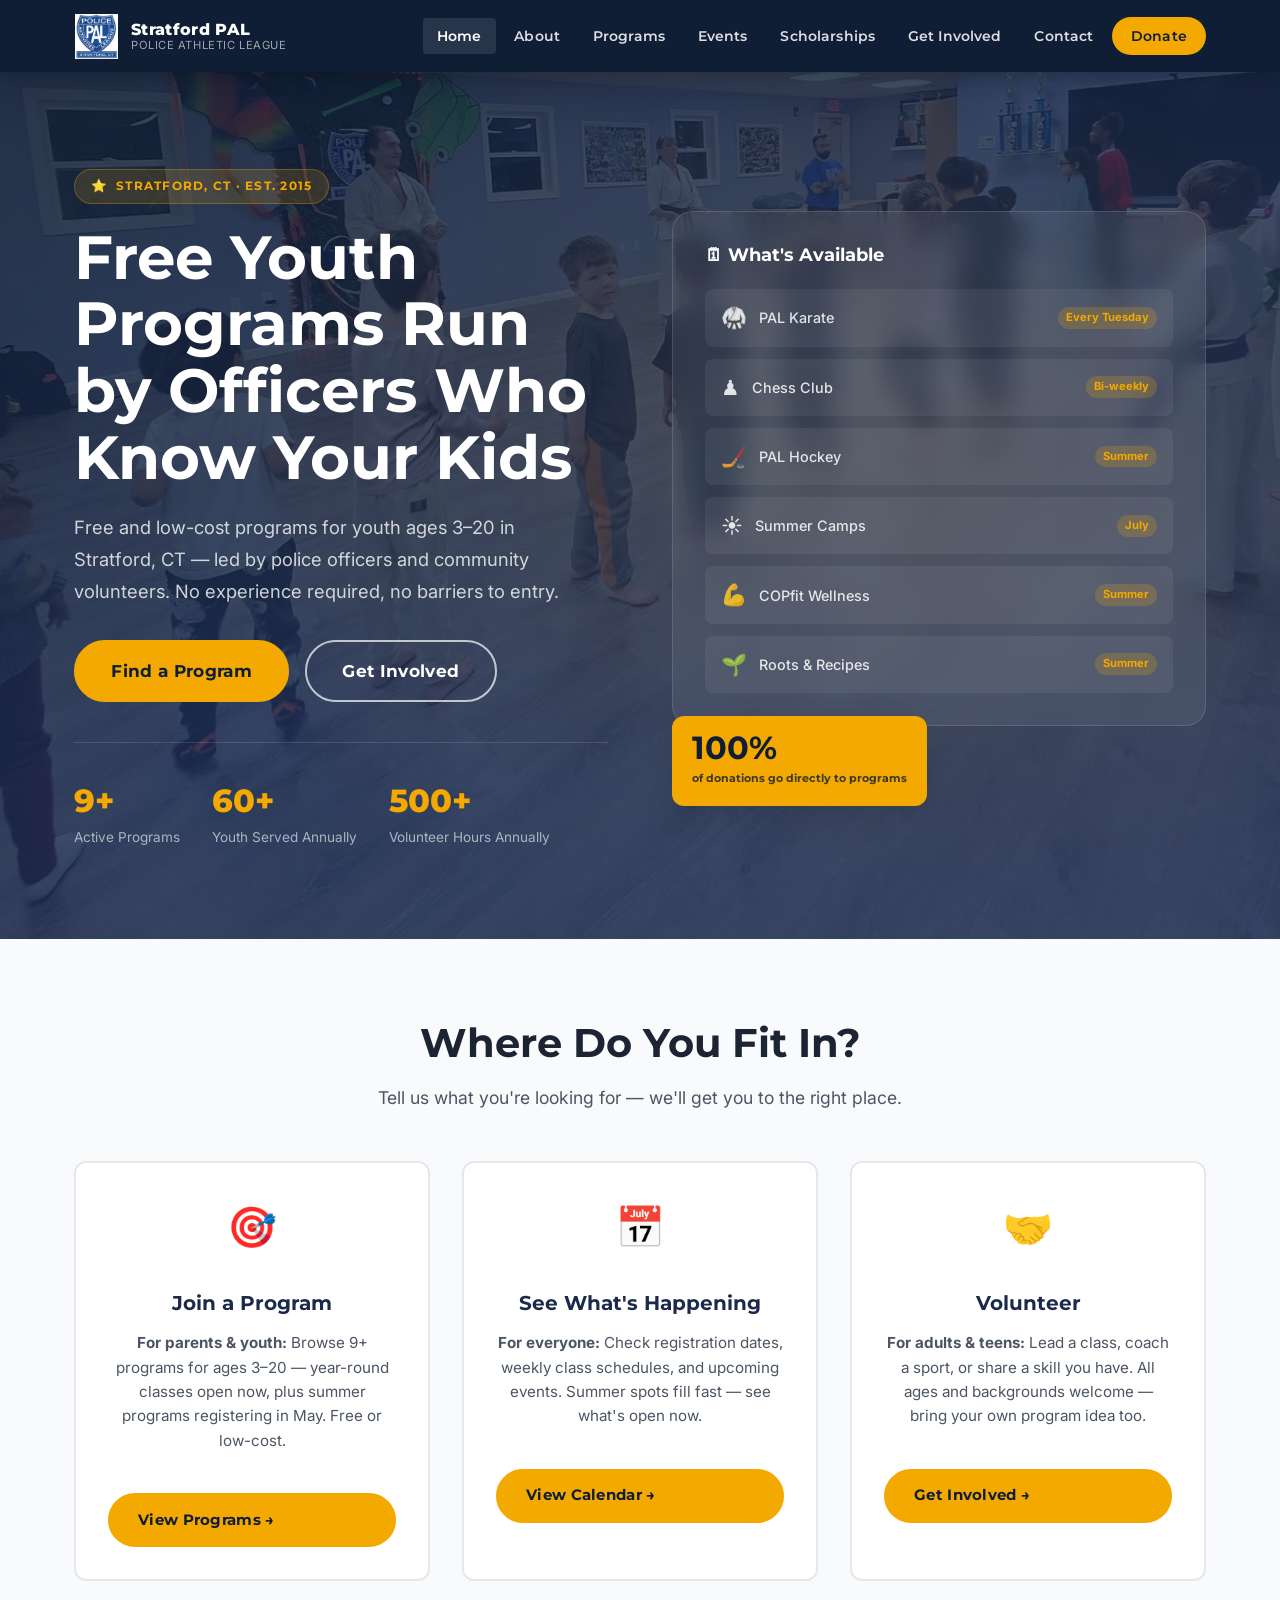
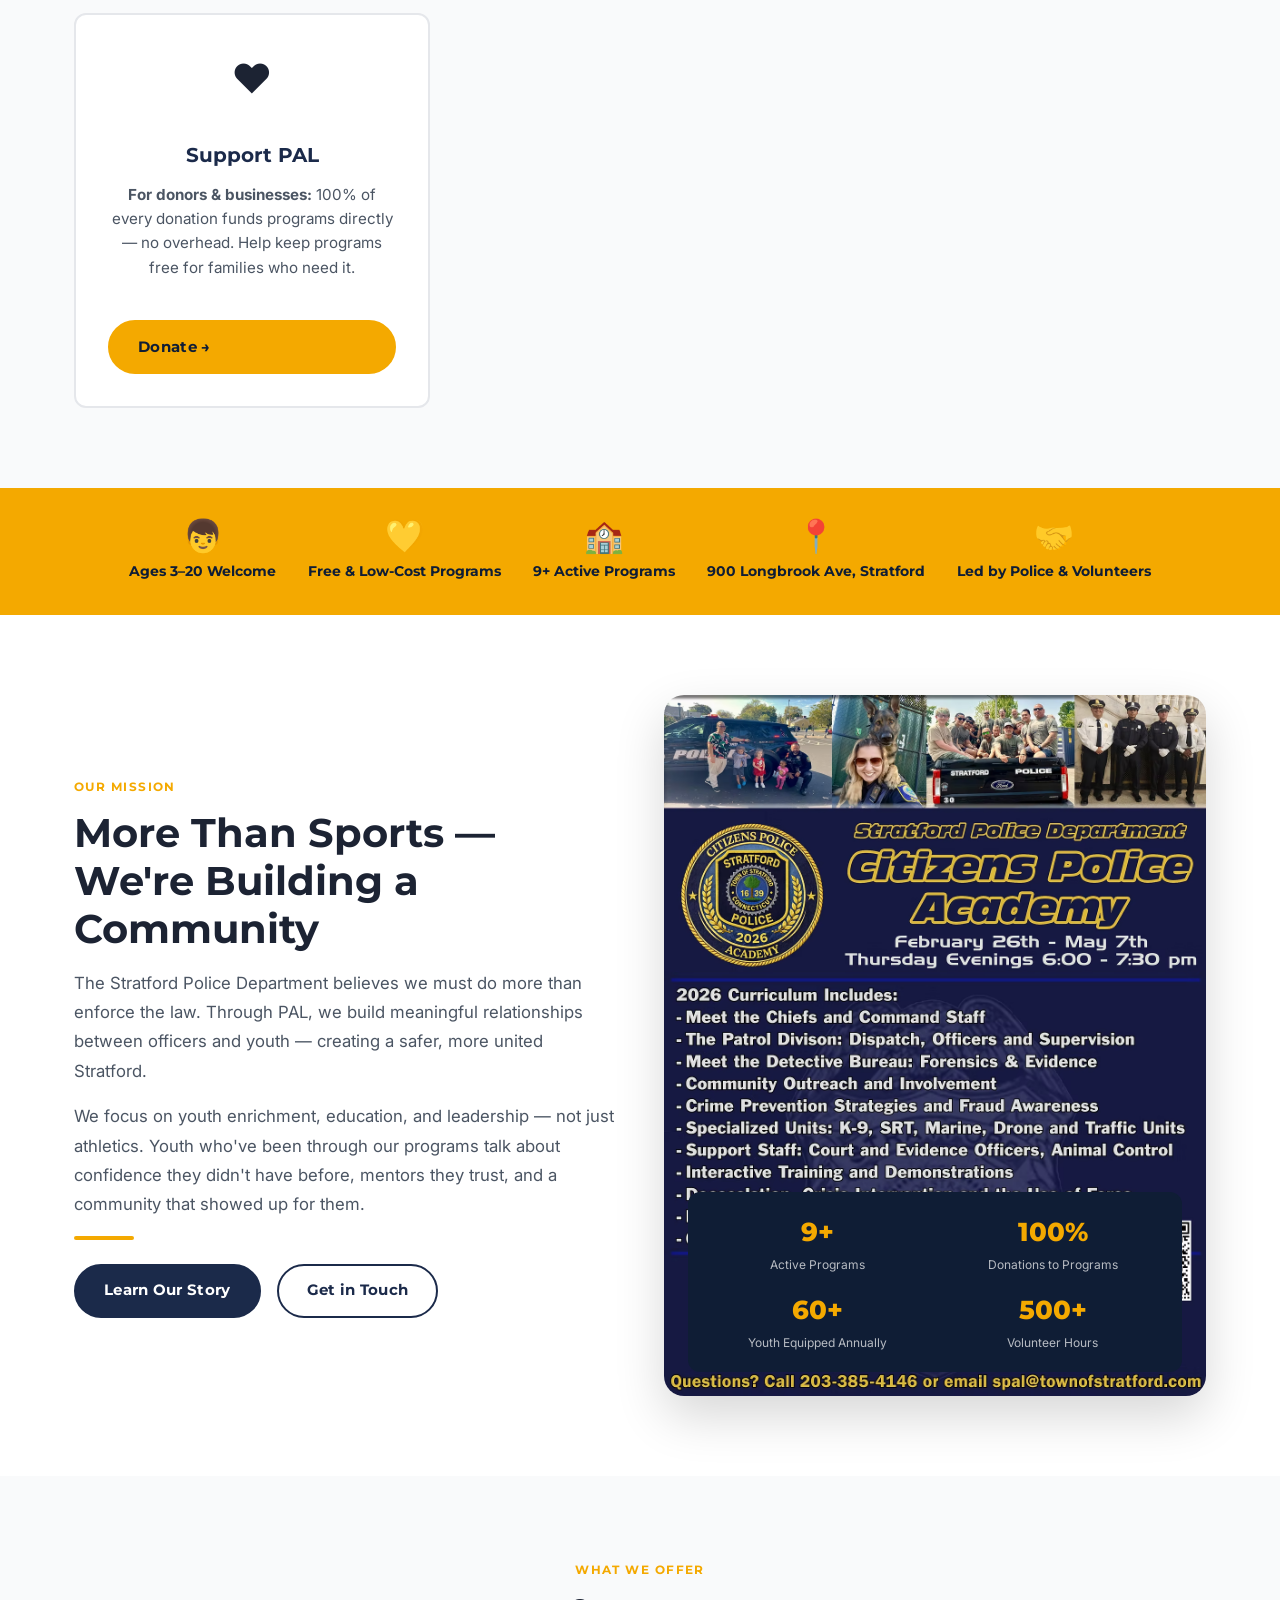
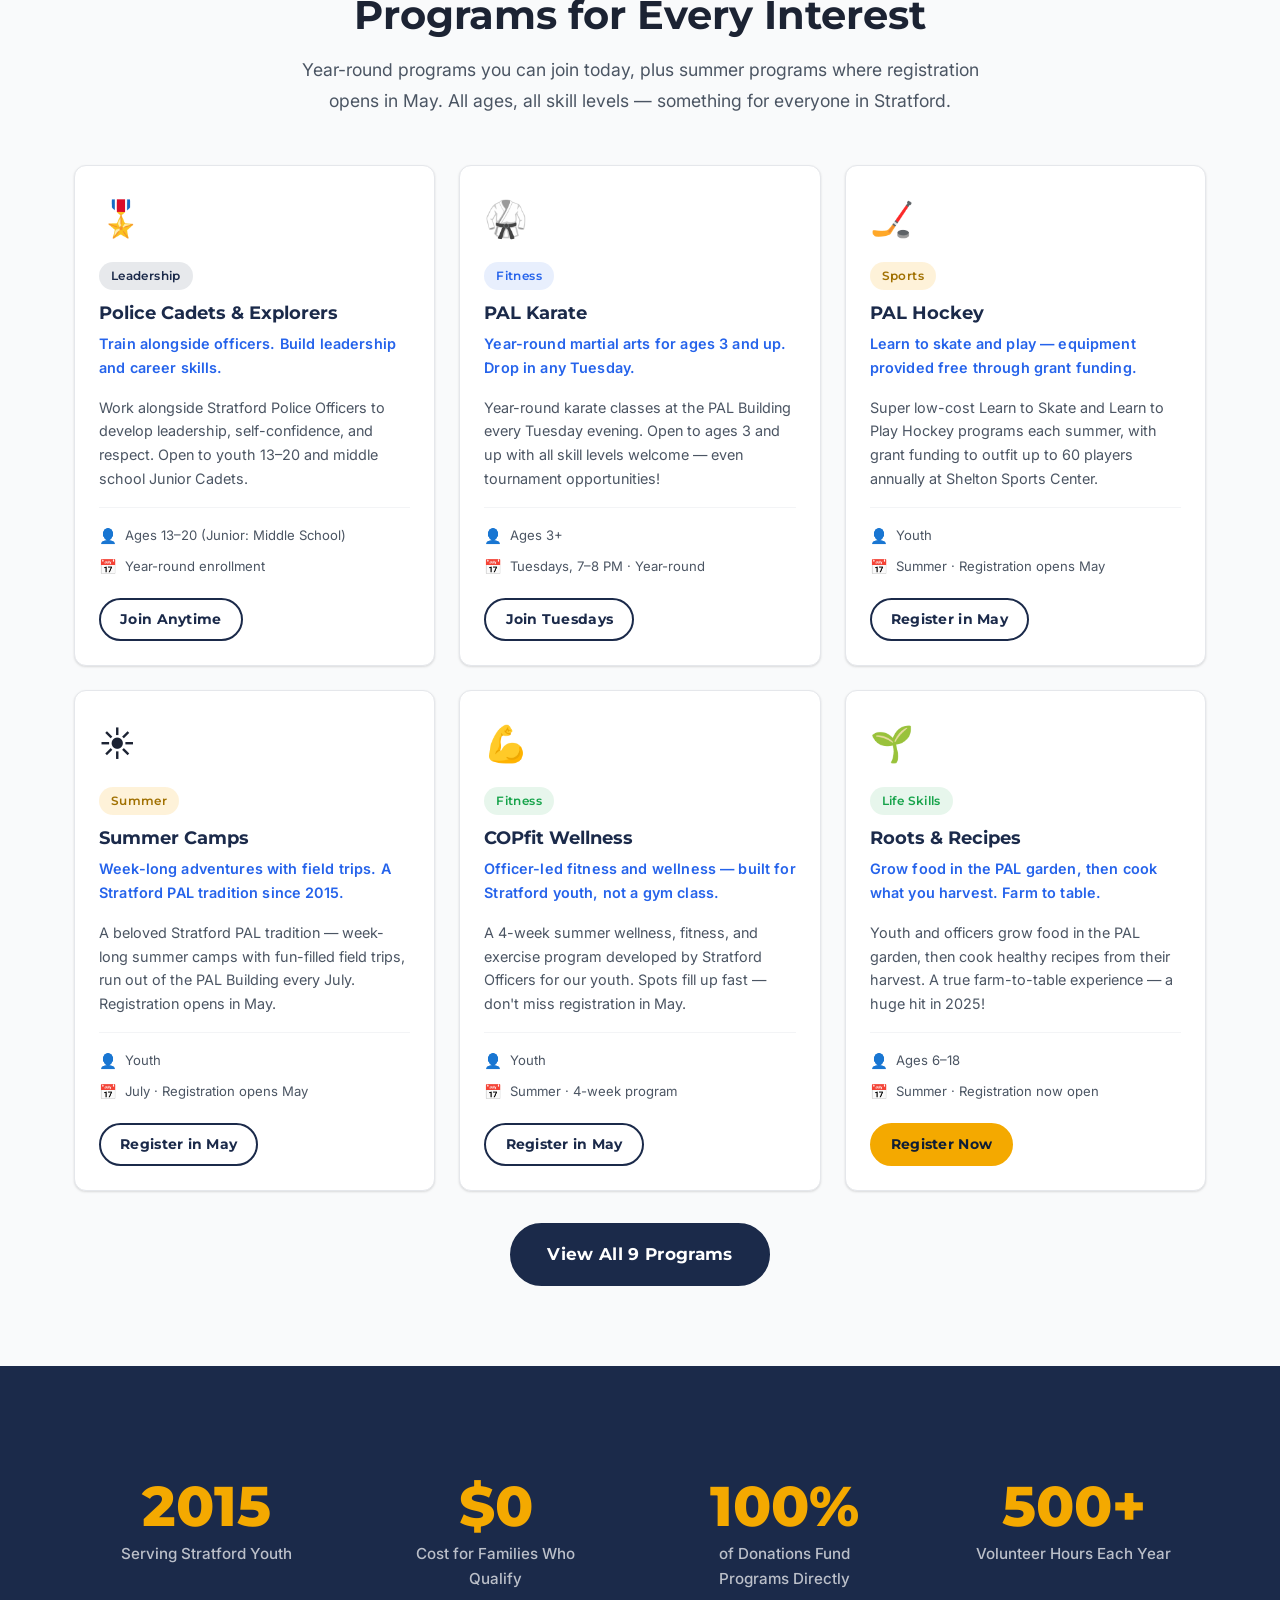
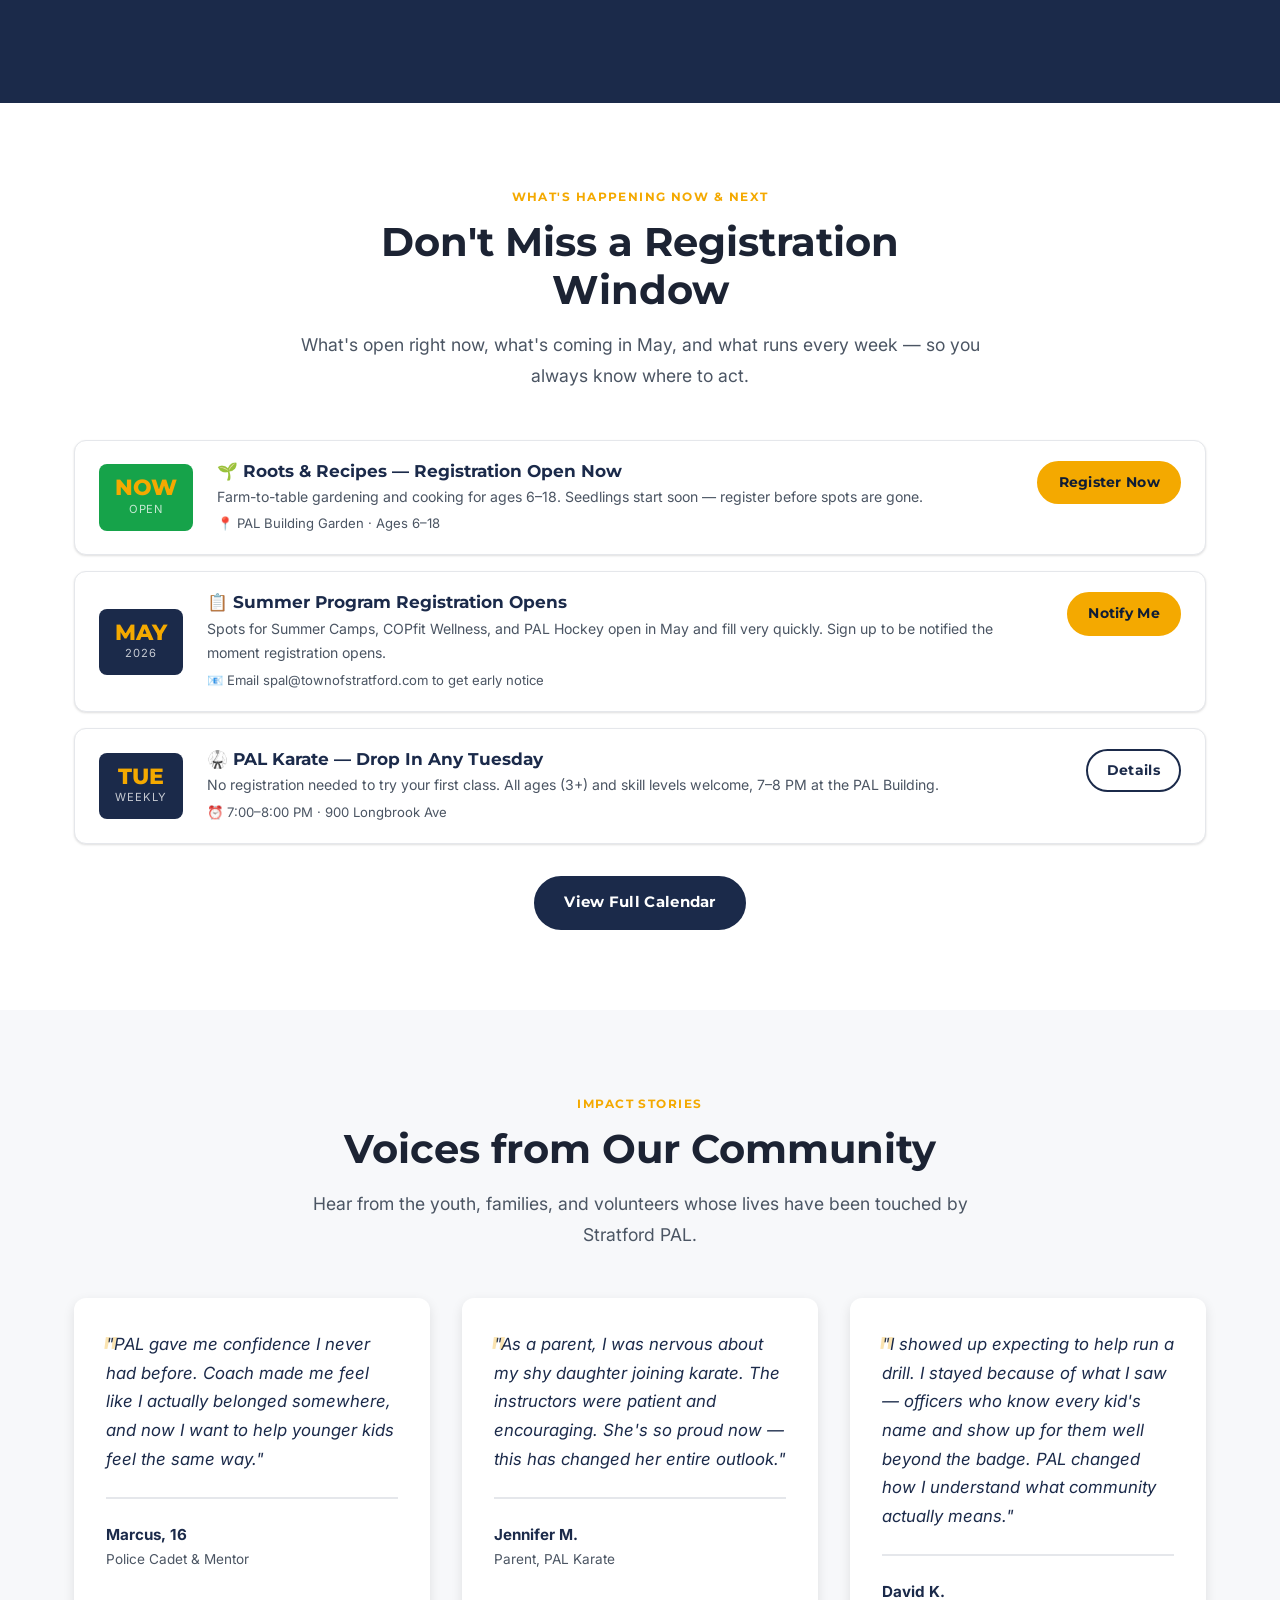
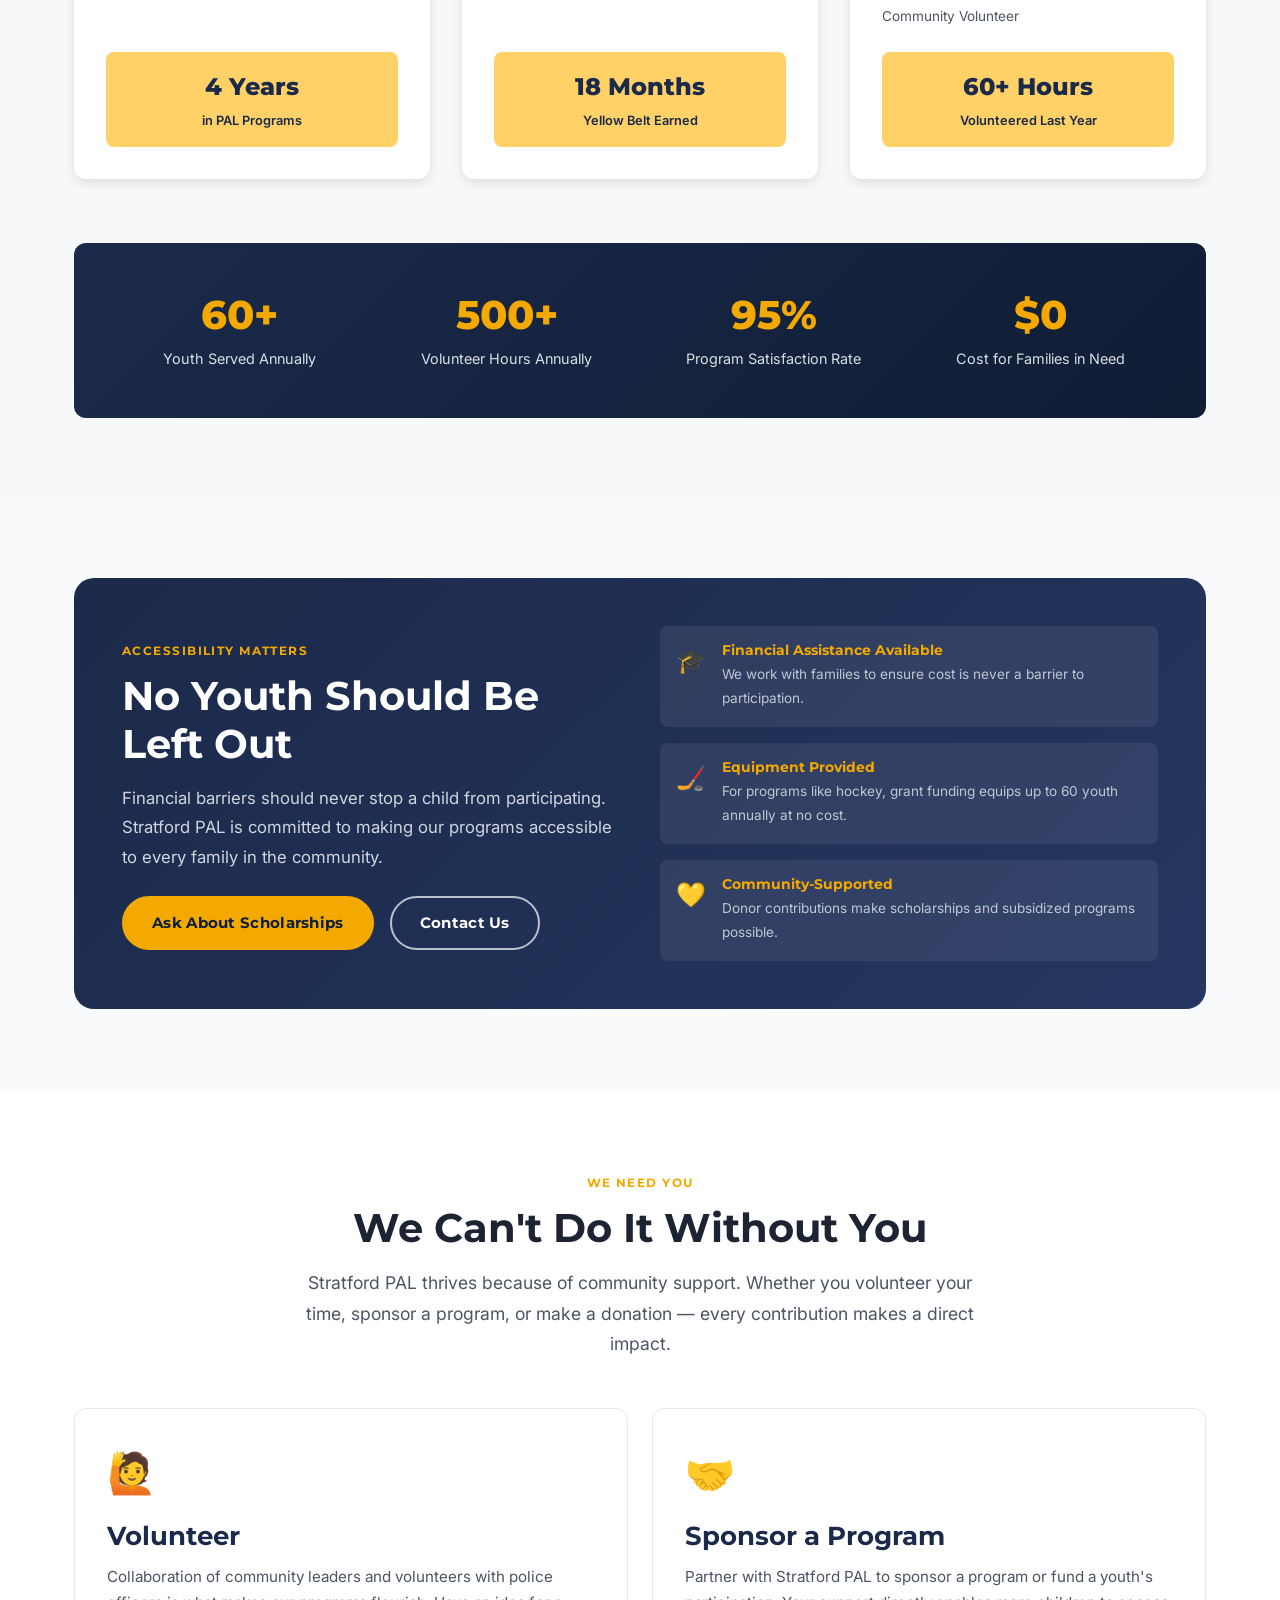
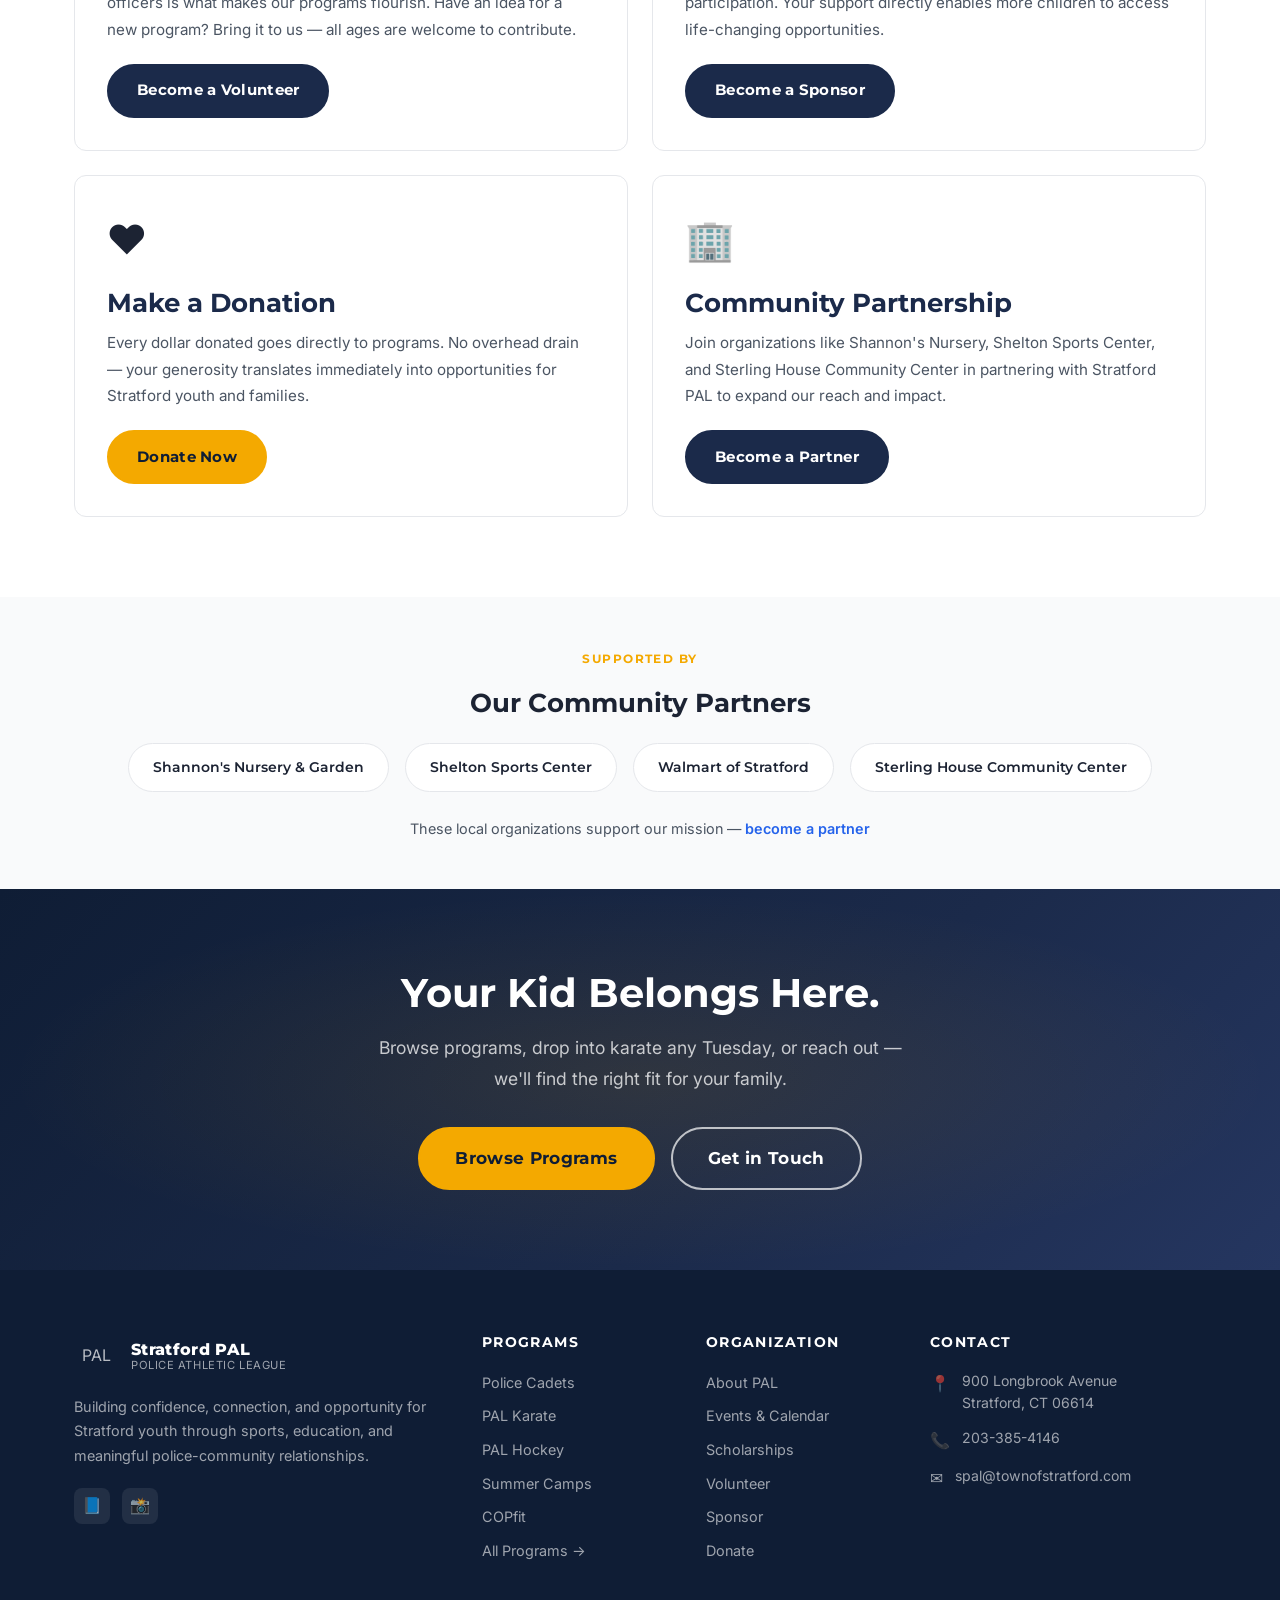
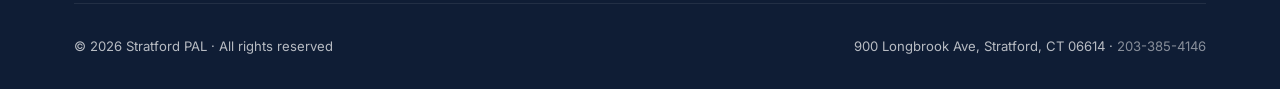
<file: index.html>
<!DOCTYPE html>
<html lang="en">
<head>
  <meta charset="UTF-8" />
  <meta name="viewport" content="width=device-width, initial-scale=1.0" />
  <link rel="icon" type="image/png" href="assets/images/pal-shield-logo.png" />
  <title>Stratford PAL — Inspiring Positive Change in Our Community</title>
  <meta name="description" content="Stratford Police Athletic League builds bridges between law enforcement and youth through sports, education, and leadership programs in Stratford, CT." />
  <link rel="preconnect" href="https://fonts.googleapis.com" />
  <link rel="preconnect" href="https://fonts.gstatic.com" crossorigin />
  <link href="https://fonts.googleapis.com/css2?family=Inter:wght@400;500;600&family=Montserrat:wght@600;700;800;900&display=swap" rel="stylesheet" />
  <link rel="stylesheet" href="css/styles.css" />
  <style>
    /* Homepage-specific additions */
    .animate-on-scroll {
      opacity: 0;
      transform: translateY(20px);
      transition: opacity 0.6s ease, transform 0.6s ease;
    }
    .animate-on-scroll.is-visible {
      opacity: 1;
      transform: translateY(0);
    }
    .mobile-cta-bar {
      display: none;
      position: fixed;
      bottom: 0; left: 0; right: 0;
      background: var(--navy-dark);
      padding: var(--space-3) var(--space-4);
      z-index: 999;
      opacity: 0;
      transform: translateY(100%);
      transition: all var(--transition);
    }
    .mobile-cta-bar.visible { opacity: 1; transform: translateY(0); }
    @media (max-width: 640px) {
      .mobile-cta-bar { display: flex; gap: var(--space-3); }
      .mobile-cta-bar .btn { flex: 1; text-align: center; justify-content: center; font-size: 0.85rem; }
    }

    /* Announcement Banner */
    .announcement {
      background: var(--gold);
      padding: 0.55rem var(--space-4);
      text-align: center;
      font-family: var(--font-head);
      font-size: 0.82rem;
      font-weight: 700;
      color: var(--navy-dark);
      letter-spacing: 0.02em;
    }
    .announcement a { text-decoration: underline; color: var(--navy-dark); }

    /* Mission Section */
    .mission-content {
      display: grid;
      grid-template-columns: 1fr 1fr;
      gap: var(--space-12);
      align-items: center;
    }
    .mission-text h2 { margin-bottom: var(--space-4); }
    .mission-text p { margin-bottom: var(--space-4); font-size: 1.05rem; }
    .mission-values {
      display: grid;
      grid-template-columns: 1fr 1fr;
      gap: var(--space-4);
    }
    .value-item {
      background: var(--white);
      border-radius: var(--radius-lg);
      padding: var(--space-5);
      box-shadow: var(--shadow-sm);
      border: 1px solid var(--gray-100);
    }
    .value-item .v-icon { font-size: 1.8rem; margin-bottom: var(--space-3); }
    .value-item h4 { color: var(--navy); font-size: 0.95rem; margin-bottom: var(--space-1); }
    .value-item p { font-size: 0.82rem; }
    @media (max-width: 768px) {
      .mission-content { grid-template-columns: 1fr; }
      .mission-values { grid-template-columns: 1fr 1fr; }
    }
    @media (max-width: 480px) {
      .mission-values { grid-template-columns: 1fr; }
    }
    .program-tagline {
      font-size: 0.82rem;
      font-weight: 600;
      color: var(--blue);
      margin: -0.25rem 0 var(--space-3);
      letter-spacing: 0.01em;
    }
  </style>
</head>
<body>

  <!-- Announcement Banner -->
  <div class="announcement">
    🎉 Chess Club meets every other Friday! &nbsp;·&nbsp;
    <a href="programs.html">Summer program registration opens in May →</a>
  </div>

  <!-- Navigation -->
  <nav class="nav" role="navigation" aria-label="Main navigation">
    <div class="container">
      <div class="nav-inner">
        <a href="index.html" class="nav-logo" aria-label="Stratford PAL Home">
          <div class="nav-logo-badge">
            <img src="assets/images/pal-shield-logo.png" alt="Stratford PAL Shield" />
          </div>
          <div class="nav-logo-text">
            <span class="nav-logo-name">Stratford PAL</span>
            <span class="nav-logo-sub">Police Athletic League</span>
          </div>
        </a>
        <div class="nav-links">
          <a href="index.html" class="active">Home</a>
          <a href="about.html">About</a>
          <a href="programs.html">Programs</a>
          <a href="events.html">Events</a>
          <a href="scholarships.html">Scholarships</a>
          <a href="get-involved.html">Get Involved</a>
          <a href="contact.html">Contact</a>
          <a href="https://donorbox.org/stratford-pal-donations" target="_blank" rel="noopener" class="nav-cta">Donate</a>
        </div>
        <button class="nav-hamburger" aria-label="Open menu" aria-expanded="false">
          <span></span><span></span><span></span>
        </button>
      </div>
    </div>
    <div class="nav-mobile" role="menu">
      <a href="index.html">Home</a>
      <a href="about.html">About</a>
      <a href="programs.html">Programs</a>
      <a href="events.html">Events</a>
      <a href="scholarships.html">Scholarships</a>
      <a href="get-involved.html">Get Involved</a>
      <a href="contact.html">Contact</a>
      <a href="https://donorbox.org/stratford-pal-donations" target="_blank" rel="noopener">Donate</a>
    </div>
  </nav>

  <!-- HERO -->
  <section class="hero" aria-labelledby="hero-heading">
    <!-- Background photo (subtle, overlaid by gradient) -->
    <div style="position:absolute;inset:0;z-index:0;overflow:hidden;">
      <img src="assets/images/real-community.avif" alt="" aria-hidden="true"
           style="width:100%;height:100%;object-fit:cover;opacity:0.18;"/>
    </div>
    <div class="container">
      <div class="hero-grid">
        <!-- Content -->
        <div class="hero-content animate-fadeInUp">
          <div class="hero-eyebrow">
            <span>⭐</span>
            Stratford, CT · Est. 2015
          </div>
          <h1 id="hero-heading">
            Free Youth Programs Run by Officers Who Know Your Kids
          </h1>
          <p class="hero-sub">
            Free and low-cost programs for youth ages 3–20 in Stratford, CT — led by police officers and community volunteers. No experience required, no barriers to entry.
          </p>
          <div class="hero-actions">
            <a href="programs.html" class="btn btn-primary btn-lg">Find a Program</a>
            <a href="get-involved.html" class="btn btn-secondary btn-lg">Get Involved</a>
          </div>
          <div class="hero-stats">
            <div>
              <div class="hero-stat-num" data-count="9+">9+</div>
              <div class="hero-stat-label">Active Programs</div>
            </div>
            <div>
              <div class="hero-stat-num" data-count="60+">60+</div>
              <div class="hero-stat-label">Youth Served Annually</div>
            </div>
            <div>
              <div class="hero-stat-num">500+</div>
              <div class="hero-stat-label">Volunteer Hours Annually</div>
            </div>
          </div>
        </div>

        <!-- Visual Panel -->
        <div class="hero-visual animate-fadeInUp delay-2">
          <div class="hero-card-stack">
            <div class="hero-main-card">
              <h3>🗓 What's Available</h3>
              <div class="hero-program-list">
                <div class="hero-program-item">
                  <a href="programs.html#karate" class="hero-program-link">
                    <span class="prog-icon">🥋</span>
                    PAL Karate
                    <span class="prog-badge">Every Tuesday</span>
                  </a>
                </div>
                <div class="hero-program-item">
                  <a href="programs.html#chess" class="hero-program-link">
                    <span class="prog-icon">♟️</span>
                    Chess Club
                    <span class="prog-badge">Bi-weekly</span>
                  </a>
                </div>
                <div class="hero-program-item">
                  <a href="programs.html#hockey" class="hero-program-link">
                    <span class="prog-icon">🏒</span>
                    PAL Hockey
                    <span class="prog-badge">Summer</span>
                  </a>
                </div>
                <div class="hero-program-item">
                  <a href="programs.html#summer-camps" class="hero-program-link">
                    <span class="prog-icon">☀️</span>
                    Summer Camps
                    <span class="prog-badge">July</span>
                  </a>
                </div>
                <div class="hero-program-item">
                  <a href="programs.html#copfit" class="hero-program-link">
                    <span class="prog-icon">💪</span>
                    COPfit Wellness
                    <span class="prog-badge">Summer</span>
                  </a>
                </div>
                <div class="hero-program-item">
                  <a href="programs.html#roots-recipes" class="hero-program-link">
                    <span class="prog-icon">🌱</span>
                    Roots &amp; Recipes
                    <span class="prog-badge">Summer</span>
                  </a>
                </div>
              </div>
            </div>
          </div>
          <div class="hero-floating-badge">
            <span class="big-num">100%</span>
            <span class="badge-label">of donations go directly to programs</span>
          </div>
        </div>
      </div>
    </div>
  </section>

  <!-- CHOOSE YOUR PATH SECTION -->
  <section class="section section--bg choose-path-section">
    <div class="container">
      <div class="section-header animate-on-scroll">
        <h2>Where Do You Fit In?</h2>
        <p>Tell us what you're looking for — we'll get you to the right place.</p>
      </div>
      <div class="path-grid">
        <div class="path-card animate-on-scroll">
          <div class="path-icon">🎯</div>
          <h3>Join a Program</h3>
          <p><strong>For parents &amp; youth:</strong> Browse 9+ programs for ages 3–20 — year-round classes open now, plus summer programs registering in May. Free or low-cost.</p>
          <a href="programs.html" class="btn btn-primary">View Programs →</a>
        </div>
        <div class="path-card animate-on-scroll delay-1">
          <div class="path-icon">📅</div>
          <h3>See What's Happening</h3>
          <p><strong>For everyone:</strong> Check registration dates, weekly class schedules, and upcoming events. Summer spots fill fast — see what's open now.</p>
          <a href="events.html" class="btn btn-primary">View Calendar →</a>
        </div>
        <div class="path-card animate-on-scroll delay-2">
          <div class="path-icon">🤝</div>
          <h3>Volunteer</h3>
          <p><strong>For adults &amp; teens:</strong> Lead a class, coach a sport, or share a skill you have. All ages and backgrounds welcome — bring your own program idea too.</p>
          <a href="get-involved.html#volunteer" class="btn btn-primary">Get Involved →</a>
        </div>
        <div class="path-card animate-on-scroll delay-3">
          <div class="path-icon">❤️</div>
          <h3>Support PAL</h3>
          <p><strong>For donors &amp; businesses:</strong> 100% of every donation funds programs directly — no overhead. Help keep programs free for families who need it.</p>
          <a href="https://donorbox.org/stratford-pal-donations" target="_blank" rel="noopener" class="btn btn-primary">Donate →</a>
        </div>
      </div>
    </div>
  </section>

  <!-- MISSION STRIP -->
  <div class="mission-strip">
    <div class="container">
      <div class="mission-strip-inner">
        <div class="mission-strip-item">
          <span class="mission-strip-icon">👦</span>
          <span class="mission-strip-label">Ages 3–20 Welcome</span>
        </div>
        <div class="mission-strip-item">
          <span class="mission-strip-icon">💛</span>
          <span class="mission-strip-label">Free &amp; Low-Cost Programs</span>
        </div>
        <div class="mission-strip-item">
          <span class="mission-strip-icon">🏫</span>
          <span class="mission-strip-label">9+ Active Programs</span>
        </div>
        <div class="mission-strip-item">
          <span class="mission-strip-icon">📍</span>
          <span class="mission-strip-label">900 Longbrook Ave, Stratford</span>
        </div>
        <div class="mission-strip-item">
          <span class="mission-strip-icon">🤝</span>
          <span class="mission-strip-label">Led by Police &amp; Volunteers</span>
        </div>
      </div>
    </div>
  </div>

  <!-- ABOUT / MISSION SECTION -->
  <section class="section" id="about-preview">
    <div class="container">
      <div class="mission-content">
        <div class="mission-text animate-on-scroll">
          <span class="eyebrow">Our Mission</span>
          <h2>More Than Sports — We're Building a Community</h2>
          <p>
            The Stratford Police Department believes we must do more than enforce the law. Through PAL, we build meaningful relationships between officers and youth — creating a safer, more united Stratford.
          </p>
          <p>
            We focus on youth enrichment, education, and leadership — not just athletics. Youth who've been through our programs talk about confidence they didn't have before, mentors they trust, and a community that showed up for them.
          </p>
          <div class="divider"></div>
          <div class="hero-actions" style="margin-top: var(--space-6);">
            <a href="about.html" class="btn btn-navy">Learn Our Story</a>
            <a href="contact.html" class="btn btn-outline">Get in Touch</a>
          </div>
        </div>
        <div class="animate-on-scroll delay-2" style="position:relative;">
          <img src="assets/images/real-community-2.avif" alt="Stratford PAL youth and officers building community together"
               style="width:100%;border-radius:var(--radius-xl);box-shadow:var(--shadow-xl);display:block;"/>
          <div style="position:absolute;bottom:var(--space-6);left:var(--space-6);right:var(--space-6);
                      background:var(--navy-dark);border-radius:var(--radius-lg);padding:var(--space-5);
                      display:grid;grid-template-columns:1fr 1fr;gap:var(--space-4);">
            <div style="text-align:center;">
              <div style="font-family:var(--font-head);font-weight:800;font-size:1.6rem;color:var(--gold);">9+</div>
              <div style="font-size:0.75rem;color:rgba(255,255,255,0.7);margin-top:2px;">Active Programs</div>
            </div>
            <div style="text-align:center;">
              <div style="font-family:var(--font-head);font-weight:800;font-size:1.6rem;color:var(--gold);">100%</div>
              <div style="font-size:0.75rem;color:rgba(255,255,255,0.7);margin-top:2px;">Donations to Programs</div>
            </div>
            <div style="text-align:center;">
              <div style="font-family:var(--font-head);font-weight:800;font-size:1.6rem;color:var(--gold);">60+</div>
              <div style="font-size:0.75rem;color:rgba(255,255,255,0.7);margin-top:2px;">Youth Equipped Annually</div>
            </div>
            <div style="text-align:center;">
              <div style="font-family:var(--font-head);font-weight:800;font-size:1.6rem;color:var(--gold);">500+</div>
              <div style="font-size:0.75rem;color:rgba(255,255,255,0.7);margin-top:2px;">Volunteer Hours</div>
            </div>
          </div>
        </div>
      </div>
    </div>
  </section>

  <!-- PROGRAMS SECTION -->
  <section class="section section--bg" id="programs-preview">
    <div class="container">
      <div class="section-header animate-on-scroll">
        <span class="eyebrow">What We Offer</span>
        <h2>Programs for Every Interest</h2>
        <p>Year-round programs you can join today, plus summer programs where registration opens in May. All ages, all skill levels — something for everyone in Stratford.</p>
      </div>
      <div class="programs-grid">

        <div class="program-card animate-on-scroll" data-category="Leadership">
          <div class="program-icon">🎖️</div>
          <span class="badge badge-navy program-category">Leadership</span>
          <h3>Police Cadets &amp; Explorers</h3>
          <p class="program-tagline">Train alongside officers. Build leadership and career skills.</p>
          <p>Work alongside Stratford Police Officers to develop leadership, self-confidence, and respect. Open to youth 13–20 and middle school Junior Cadets.</p>
          <div class="program-meta">
            <div class="program-meta-item"><span class="meta-icon">👤</span> Ages 13–20 (Junior: Middle School)</div>
            <div class="program-meta-item"><span class="meta-icon">📅</span> Year-round enrollment</div>
          </div>
          <a href="programs.html#police-cadets" class="btn btn-outline btn-sm">Join Anytime</a>
        </div>

        <div class="program-card animate-on-scroll delay-1" data-category="Fitness">
          <div class="program-icon">🥋</div>
          <span class="badge badge-blue program-category">Fitness</span>
          <h3>PAL Karate</h3>
          <p class="program-tagline">Year-round martial arts for ages 3 and up. Drop in any Tuesday.</p>
          <p>Year-round karate classes at the PAL Building every Tuesday evening. Open to ages 3 and up with all skill levels welcome — even tournament opportunities!</p>
          <div class="program-meta">
            <div class="program-meta-item"><span class="meta-icon">👤</span> Ages 3+</div>
            <div class="program-meta-item"><span class="meta-icon">📅</span> Tuesdays, 7–8 PM · Year-round</div>
          </div>
          <a href="programs.html#karate" class="btn btn-outline btn-sm">Join Tuesdays</a>
        </div>

        <div class="program-card animate-on-scroll delay-2" data-category="Sports">
          <div class="program-icon">🏒</div>
          <span class="badge badge-gold program-category">Sports</span>
          <h3>PAL Hockey</h3>
          <p class="program-tagline">Learn to skate and play — equipment provided free through grant funding.</p>
          <p>Super low-cost Learn to Skate and Learn to Play Hockey programs each summer, with grant funding to outfit up to 60 players annually at Shelton Sports Center.</p>
          <div class="program-meta">
            <div class="program-meta-item"><span class="meta-icon">👤</span> Youth</div>
            <div class="program-meta-item"><span class="meta-icon">📅</span> Summer · Registration opens May</div>
          </div>
          <a href="programs.html#hockey" class="btn btn-outline btn-sm">Register in May</a>
        </div>

        <div class="program-card animate-on-scroll" data-category="Summer">
          <div class="program-icon">☀️</div>
          <span class="badge badge-gold program-category">Summer</span>
          <h3>Summer Camps</h3>
          <p class="program-tagline">Week-long adventures with field trips. A Stratford PAL tradition since 2015.</p>
          <p>A beloved Stratford PAL tradition — week-long summer camps with fun-filled field trips, run out of the PAL Building every July. Registration opens in May.</p>
          <div class="program-meta">
            <div class="program-meta-item"><span class="meta-icon">👤</span> Youth</div>
            <div class="program-meta-item"><span class="meta-icon">📅</span> July · Registration opens May</div>
          </div>
          <a href="programs.html#summer-camps" class="btn btn-outline btn-sm">Register in May</a>
        </div>

        <div class="program-card animate-on-scroll delay-1" data-category="Fitness">
          <div class="program-icon">💪</div>
          <span class="badge badge-green program-category">Fitness</span>
          <h3>COPfit Wellness</h3>
          <p class="program-tagline">Officer-led fitness and wellness — built for Stratford youth, not a gym class.</p>
          <p>A 4-week summer wellness, fitness, and exercise program developed by Stratford Officers for our youth. Spots fill up fast — don't miss registration in May.</p>
          <div class="program-meta">
            <div class="program-meta-item"><span class="meta-icon">👤</span> Youth</div>
            <div class="program-meta-item"><span class="meta-icon">📅</span> Summer · 4-week program</div>
          </div>
          <a href="programs.html#copfit" class="btn btn-outline btn-sm">Register in May</a>
        </div>

        <div class="program-card animate-on-scroll delay-2" data-category="Life Skills">
          <div class="program-icon">🌱</div>
          <span class="badge badge-green program-category">Life Skills</span>
          <h3>Roots &amp; Recipes</h3>
          <p class="program-tagline">Grow food in the PAL garden, then cook what you harvest. Farm to table.</p>
          <p>Youth and officers grow food in the PAL garden, then cook healthy recipes from their harvest. A true farm-to-table experience — a huge hit in 2025!</p>
          <div class="program-meta">
            <div class="program-meta-item"><span class="meta-icon">👤</span> Ages 6–18</div>
            <div class="program-meta-item"><span class="meta-icon">📅</span> Summer · Registration now open</div>
          </div>
          <a href="programs.html#roots-recipes" class="btn btn-primary btn-sm">Register Now</a>
        </div>

      </div>
      <div class="text-center mt-8">
        <a href="programs.html" class="btn btn-navy btn-lg">View All 9 Programs</a>
      </div>
    </div>
  </section>

  <!-- STATS SECTION -->
  <section class="section section--navy">
    <div class="container">
      <div class="stats-grid">
        <div class="stat-item animate-on-scroll">
          <div class="stat-num">2015</div>
          <div class="stat-label">Serving Stratford Youth</div>
        </div>
        <div class="stat-item animate-on-scroll delay-1">
          <div class="stat-num">$0</div>
          <div class="stat-label">Cost for Families Who Qualify</div>
        </div>
        <div class="stat-item animate-on-scroll delay-2">
          <div class="stat-num">100%</div>
          <div class="stat-label">of Donations Fund Programs Directly</div>
        </div>
        <div class="stat-item animate-on-scroll delay-3">
          <div class="stat-num">500+</div>
          <div class="stat-label">Volunteer Hours Each Year</div>
        </div>
      </div>
    </div>
  </section>

  <!-- EVENTS SECTION -->
  <section class="section" id="events-preview">
    <div class="container">
      <div class="section-header animate-on-scroll">
        <span class="eyebrow">What's Happening Now &amp; Next</span>
        <h2>Don't Miss a Registration Window</h2>
        <p>What's open right now, what's coming in May, and what runs every week — so you always know where to act.</p>
      </div>
      <div class="events-list">

        <div class="event-card animate-on-scroll">
          <div class="event-date-block" style="background: var(--success);">
            <div class="date-main">NOW</div>
            <div class="date-sub">Open</div>
          </div>
          <div class="event-info">
            <h4>🌱 Roots &amp; Recipes — Registration Open Now</h4>
            <p>Farm-to-table gardening and cooking for ages 6–18. Seedlings start soon — register before spots are gone.</p>
            <div class="event-detail">📍 PAL Building Garden · Ages 6–18</div>
          </div>
          <a href="mailto:spal@townofstratford.com?subject=Roots and Recipes Registration" class="btn btn-primary btn-sm">Register Now</a>
        </div>

        <div class="event-card animate-on-scroll delay-1">
          <div class="event-date-block">
            <div class="date-main">MAY</div>
            <div class="date-sub">2026</div>
          </div>
          <div class="event-info">
            <h4>📋 Summer Program Registration Opens</h4>
            <p>Spots for Summer Camps, COPfit Wellness, and PAL Hockey open in May and fill very quickly. Sign up to be notified the moment registration opens.</p>
            <div class="event-detail">📧 Email spal@townofstratford.com to get early notice</div>
          </div>
          <a href="contact.html" class="btn btn-primary btn-sm">Notify Me</a>
        </div>

        <div class="event-card animate-on-scroll delay-2">
          <div class="event-date-block">
            <div class="date-main">TUE</div>
            <div class="date-sub">Weekly</div>
          </div>
          <div class="event-info">
            <h4>🥋 PAL Karate — Drop In Any Tuesday</h4>
            <p>No registration needed to try your first class. All ages (3+) and skill levels welcome, 7–8 PM at the PAL Building.</p>
            <div class="event-detail">⏰ 7:00–8:00 PM · 900 Longbrook Ave</div>
          </div>
          <a href="programs.html#karate" class="btn btn-outline btn-sm">Details</a>
        </div>

      </div>
      <div class="text-center mt-8">
        <a href="events.html" class="btn btn-navy">View Full Calendar</a>
      </div>
    </div>
  </section>

  <!-- TESTIMONIALS & IMPACT SECTION -->
  <section class="section testimonials-section">
    <div class="container">
      <div class="section-header animate-on-scroll">
        <span class="eyebrow">Impact Stories</span>
        <h2>Voices from Our Community</h2>
        <p>Hear from the youth, families, and volunteers whose lives have been touched by Stratford PAL.</p>
      </div>
      <div class="testimonials-grid">
        <div class="testimonial-card animate-on-scroll">
          <div class="testimonial-content">
            <p class="testimonial-quote">
              "PAL gave me confidence I never had before. Coach made me feel like I actually belonged somewhere, and now I want to help younger kids feel the same way."
            </p>
            <div class="testimonial-author">
              <div class="author-name">Marcus, 16</div>
              <div class="author-role">Police Cadet &amp; Mentor</div>
            </div>
          </div>
          <div class="testimonial-stat">
            <div class="stat-number">4 Years</div>
            <div class="stat-label">in PAL Programs</div>
          </div>
        </div>

        <div class="testimonial-card animate-on-scroll delay-1">
          <div class="testimonial-content">
            <p class="testimonial-quote">
              "As a parent, I was nervous about my shy daughter joining karate. The instructors were patient and encouraging. She's so proud now — this has changed her entire outlook."
            </p>
            <div class="testimonial-author">
              <div class="author-name">Jennifer M.</div>
              <div class="author-role">Parent, PAL Karate</div>
            </div>
          </div>
          <div class="testimonial-stat">
            <div class="stat-number">18 Months</div>
            <div class="stat-label">Yellow Belt Earned</div>
          </div>
        </div>

        <div class="testimonial-card animate-on-scroll delay-2">
          <div class="testimonial-content">
            <p class="testimonial-quote">
              "I showed up expecting to help run a drill. I stayed because of what I saw — officers who know every kid's name and show up for them well beyond the badge. PAL changed how I understand what community actually means."
            </p>
            <div class="testimonial-author">
              <div class="author-name">David K.</div>
              <div class="author-role">Community Volunteer</div>
            </div>
          </div>
          <div class="testimonial-stat">
            <div class="stat-number">60+ Hours</div>
            <div class="stat-label">Volunteered Last Year</div>
          </div>
        </div>
      </div>

      <!-- IMPACT STATS BAR -->
      <div class="impact-stats-bar animate-on-scroll">
        <div class="impact-stat">
          <div class="impact-stat-number">60+</div>
          <div class="impact-stat-label">Youth Served Annually</div>
        </div>
        <div class="impact-stat">
          <div class="impact-stat-number">500+</div>
          <div class="impact-stat-label">Volunteer Hours Annually</div>
        </div>
        <div class="impact-stat">
          <div class="impact-stat-number">95%</div>
          <div class="impact-stat-label">Program Satisfaction Rate</div>
        </div>
        <div class="impact-stat">
          <div class="impact-stat-number">$0</div>
          <div class="impact-stat-label">Cost for Families in Need</div>
        </div>
      </div>
    </div>
  </section>

  <!-- SCHOLARSHIPS CALLOUT -->
  <section class="section section--bg">
    <div class="container">
      <div class="scholarship-highlight animate-on-scroll">
        <div>
          <span class="eyebrow">Accessibility Matters</span>
          <h2>No Youth Should Be Left Out</h2>
          <p>
            Financial barriers should never stop a child from participating. Stratford PAL is committed to making our programs accessible to every family in the community.
          </p>
          <div style="display: flex; gap: var(--space-4); flex-wrap: wrap;">
            <a href="scholarships.html" class="btn btn-primary">Ask About Scholarships</a>
            <a href="contact.html" class="btn btn-secondary">Contact Us</a>
          </div>
        </div>
        <div class="scholarship-points">
          <div class="scholarship-point">
            <div class="point-icon">🎓</div>
            <div>
              <h4>Financial Assistance Available</h4>
              <p>We work with families to ensure cost is never a barrier to participation.</p>
            </div>
          </div>
          <div class="scholarship-point">
            <div class="point-icon">🏒</div>
            <div>
              <h4>Equipment Provided</h4>
              <p>For programs like hockey, grant funding equips up to 60 youth annually at no cost.</p>
            </div>
          </div>
          <div class="scholarship-point">
            <div class="point-icon">💛</div>
            <div>
              <h4>Community-Supported</h4>
              <p>Donor contributions make scholarships and subsidized programs possible.</p>
            </div>
          </div>
        </div>
      </div>
    </div>
  </section>

  <!-- GET INVOLVED / WAYS TO HELP -->
  <section class="section" id="get-involved-preview">
    <div class="container">
      <div class="section-header animate-on-scroll">
        <span class="eyebrow">We Need You</span>
        <h2>We Can't Do It Without You</h2>
        <p>Stratford PAL thrives because of community support. Whether you volunteer your time, sponsor a program, or make a donation — every contribution makes a direct impact.</p>
      </div>
      <div class="involve-grid">

        <div class="involve-card animate-on-scroll">
          <div class="involve-icon">🙋</div>
          <h3>Volunteer</h3>
          <p>Collaboration of community leaders and volunteers with police officers is what makes our programs flourish. Have an idea for a new program? Bring it to us — all ages are welcome to contribute.</p>
          <a href="get-involved.html#volunteer" class="btn btn-navy">Become a Volunteer</a>
        </div>

        <div class="involve-card animate-on-scroll delay-1">
          <div class="involve-icon">🤝</div>
          <h3>Sponsor a Program</h3>
          <p>Partner with Stratford PAL to sponsor a program or fund a youth's participation. Your support directly enables more children to access life-changing opportunities.</p>
          <a href="get-involved.html#sponsor" class="btn btn-navy">Become a Sponsor</a>
        </div>

        <div class="involve-card animate-on-scroll delay-2">
          <div class="involve-icon">❤️</div>
          <h3>Make a Donation</h3>
          <p>Every dollar donated goes directly to programs. No overhead drain — your generosity translates immediately into opportunities for Stratford youth and families.</p>
          <a href="https://donorbox.org/stratford-pal-donations" target="_blank" rel="noopener" class="btn btn-primary">Donate Now</a>
        </div>

        <div class="involve-card animate-on-scroll delay-3">
          <div class="involve-icon">🏢</div>
          <h3>Community Partnership</h3>
          <p>Join organizations like Shannon's Nursery, Shelton Sports Center, and Sterling House Community Center in partnering with Stratford PAL to expand our reach and impact.</p>
          <a href="contact.html" class="btn btn-navy">Become a Partner</a>
        </div>

      </div>
    </div>
  </section>

  <!-- KEY PARTNERS -->
  <section class="section--sm section--bg">
    <div class="container">
      <div class="text-center mb-6 animate-on-scroll">
        <span class="eyebrow">Supported By</span>
        <h3 style="margin-top: var(--space-2);">Our Community Partners</h3>
      </div>
      <div class="partners-row animate-on-scroll delay-1">
        <span class="partner-chip">Shannon's Nursery &amp; Garden</span>
        <span class="partner-chip">Shelton Sports Center</span>
        <span class="partner-chip">Walmart of Stratford</span>
        <span class="partner-chip">Sterling House Community Center</span>
      </div>
      <p class="text-center mt-6" style="font-size: 0.9rem;">
        These local organizations support our mission — <a href="get-involved.html" style="color: var(--blue); font-weight: 600;">become a partner</a>
      </p>
    </div>
  </section>

  <!-- FINAL CTA BANNER -->
  <section class="cta-banner">
    <div class="container">
      <h2>Your Kid Belongs Here.</h2>
      <p>Browse programs, drop into karate any Tuesday, or reach out — we'll find the right fit for your family.</p>
      <div class="btn-actions">
        <a href="programs.html" class="btn btn-primary btn-lg">Browse Programs</a>
        <a href="contact.html" class="btn btn-secondary btn-lg">Get in Touch</a>
      </div>
    </div>
  </section>

  <!-- FOOTER -->
  <footer class="footer">
    <div class="container">
      <div class="footer-grid">
        <div class="footer-brand">
          <a href="index.html" class="nav-logo" style="margin-bottom: var(--space-4);">
            <div class="nav-logo-badge">PAL</div>
            <div class="nav-logo-text">
              <span class="nav-logo-name">Stratford PAL</span>
              <span class="nav-logo-sub">Police Athletic League</span>
            </div>
          </a>
          <p>Building confidence, connection, and opportunity for Stratford youth through sports, education, and meaningful police-community relationships.</p>
          <div class="footer-social">
            <a href="https://www.facebook.com/stratfordpal" target="_blank" rel="noopener" aria-label="Facebook">📘</a>
            <a href="https://www.instagram.com/stratford_p.a.l." target="_blank" rel="noopener" aria-label="Instagram">📸</a>
          </div>
        </div>
        <div class="footer-col">
          <h4>Programs</h4>
          <ul>
            <li><a href="programs.html#police-cadets">Police Cadets</a></li>
            <li><a href="programs.html#karate">PAL Karate</a></li>
            <li><a href="programs.html#hockey">PAL Hockey</a></li>
            <li><a href="programs.html#summer-camps">Summer Camps</a></li>
            <li><a href="programs.html#copfit">COPfit</a></li>
            <li><a href="programs.html">All Programs →</a></li>
          </ul>
        </div>
        <div class="footer-col">
          <h4>Organization</h4>
          <ul>
            <li><a href="about.html">About PAL</a></li>
            <li><a href="events.html">Events &amp; Calendar</a></li>
            <li><a href="scholarships.html">Scholarships</a></li>
            <li><a href="get-involved.html">Volunteer</a></li>
            <li><a href="get-involved.html#sponsor">Sponsor</a></li>
            <li><a href="https://donorbox.org/stratford-pal-donations" target="_blank" rel="noopener">Donate</a></li>
          </ul>
        </div>
        <div class="footer-col">
          <h4>Contact</h4>
          <div class="footer-contact-item">
            <span class="fc-icon">📍</span>
            <span>900 Longbrook Avenue<br>Stratford, CT 06614</span>
          </div>
          <div class="footer-contact-item">
            <span class="fc-icon">📞</span>
            <a href="tel:+12033854146">203-385-4146</a>
          </div>
          <div class="footer-contact-item">
            <span class="fc-icon">✉️</span>
            <a href="mailto:spal@townofstratford.com">spal@townofstratford.com</a>
          </div>
        </div>
      </div>
      <div class="footer-bottom">
        <span>© 2026 Stratford PAL · All rights reserved</span>
        <span>900 Longbrook Ave, Stratford, CT 06614 · <a href="tel:+12033854146">203-385-4146</a></span>
      </div>
    </div>
  </footer>

  <!-- Mobile CTA Bar -->
  <div class="mobile-cta-bar" role="complementary" aria-label="Quick actions">
    <a href="programs.html" class="btn btn-primary">Explore Programs</a>
    <a href="https://donorbox.org/stratford-pal-donations" target="_blank" rel="noopener" class="btn btn-navy">Donate</a>
  </div>

  <script src="js/main.js"></script>
</body>
</html>
</file>
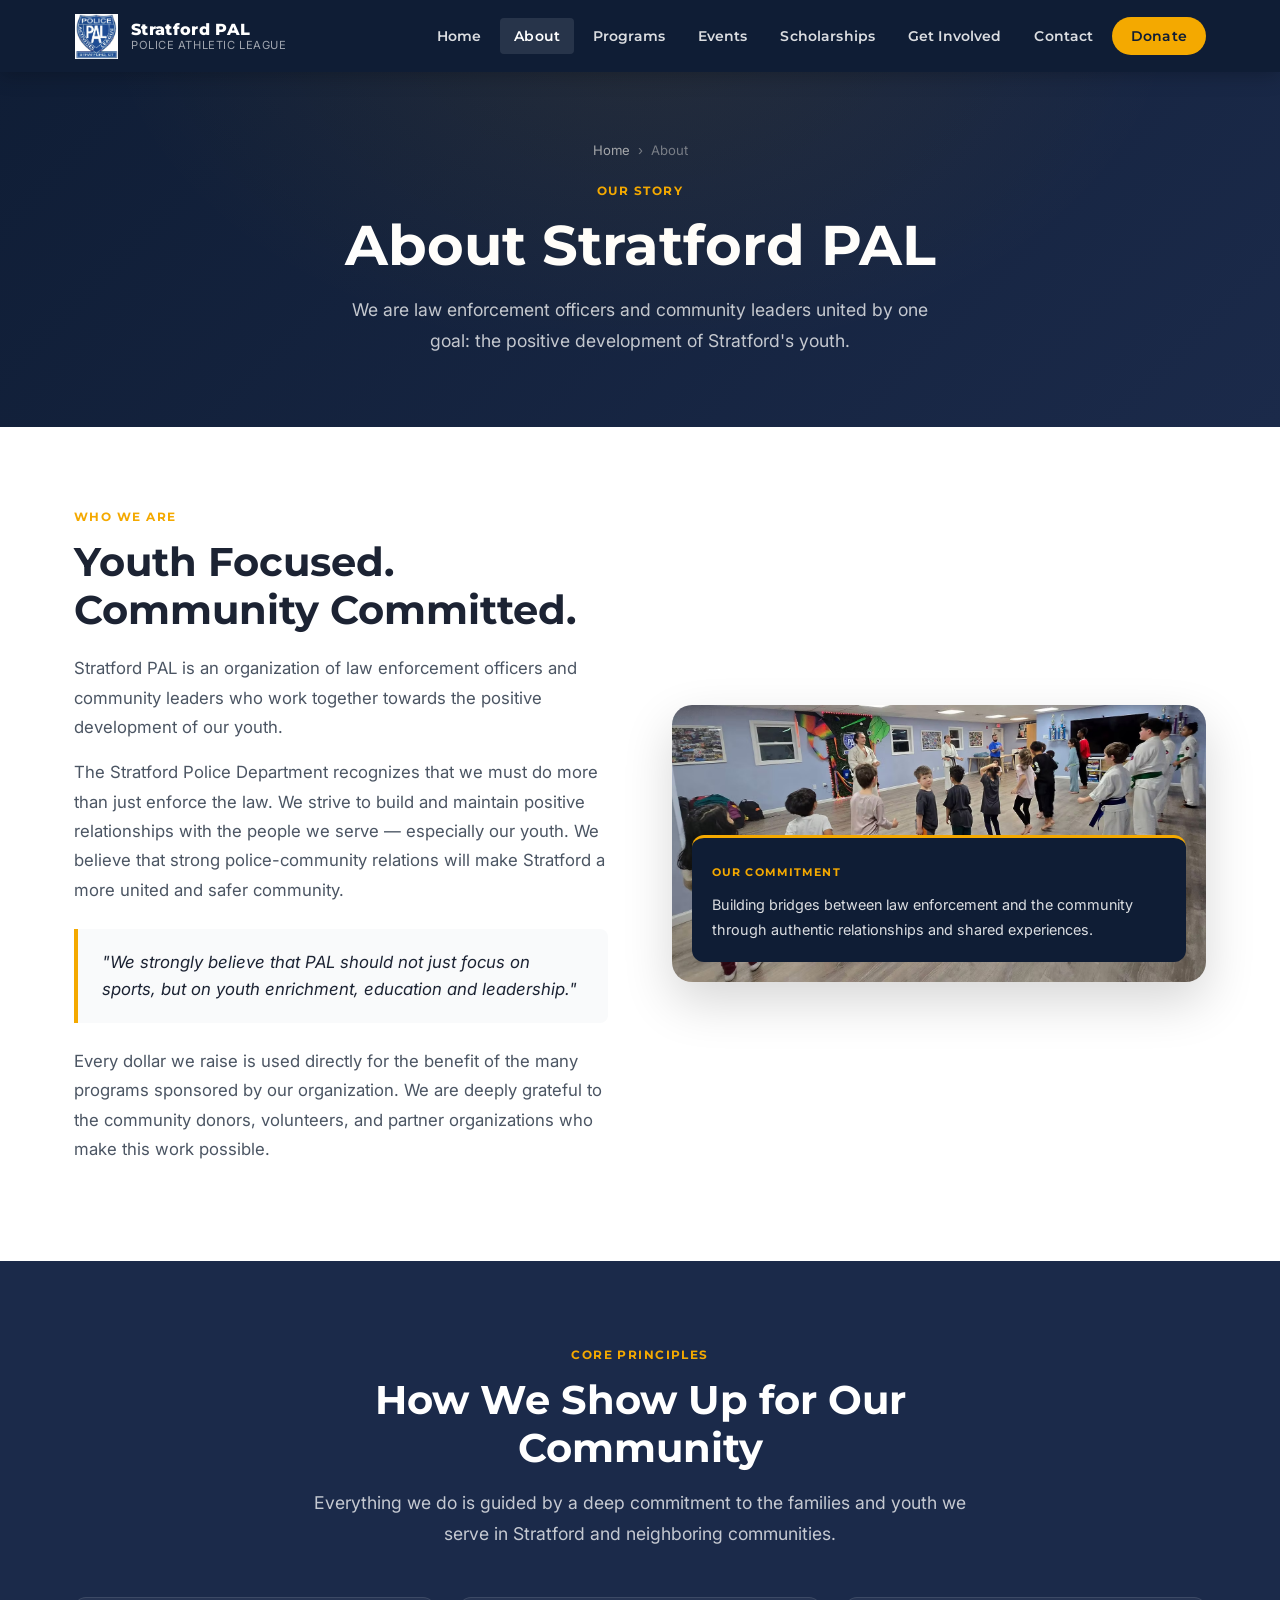
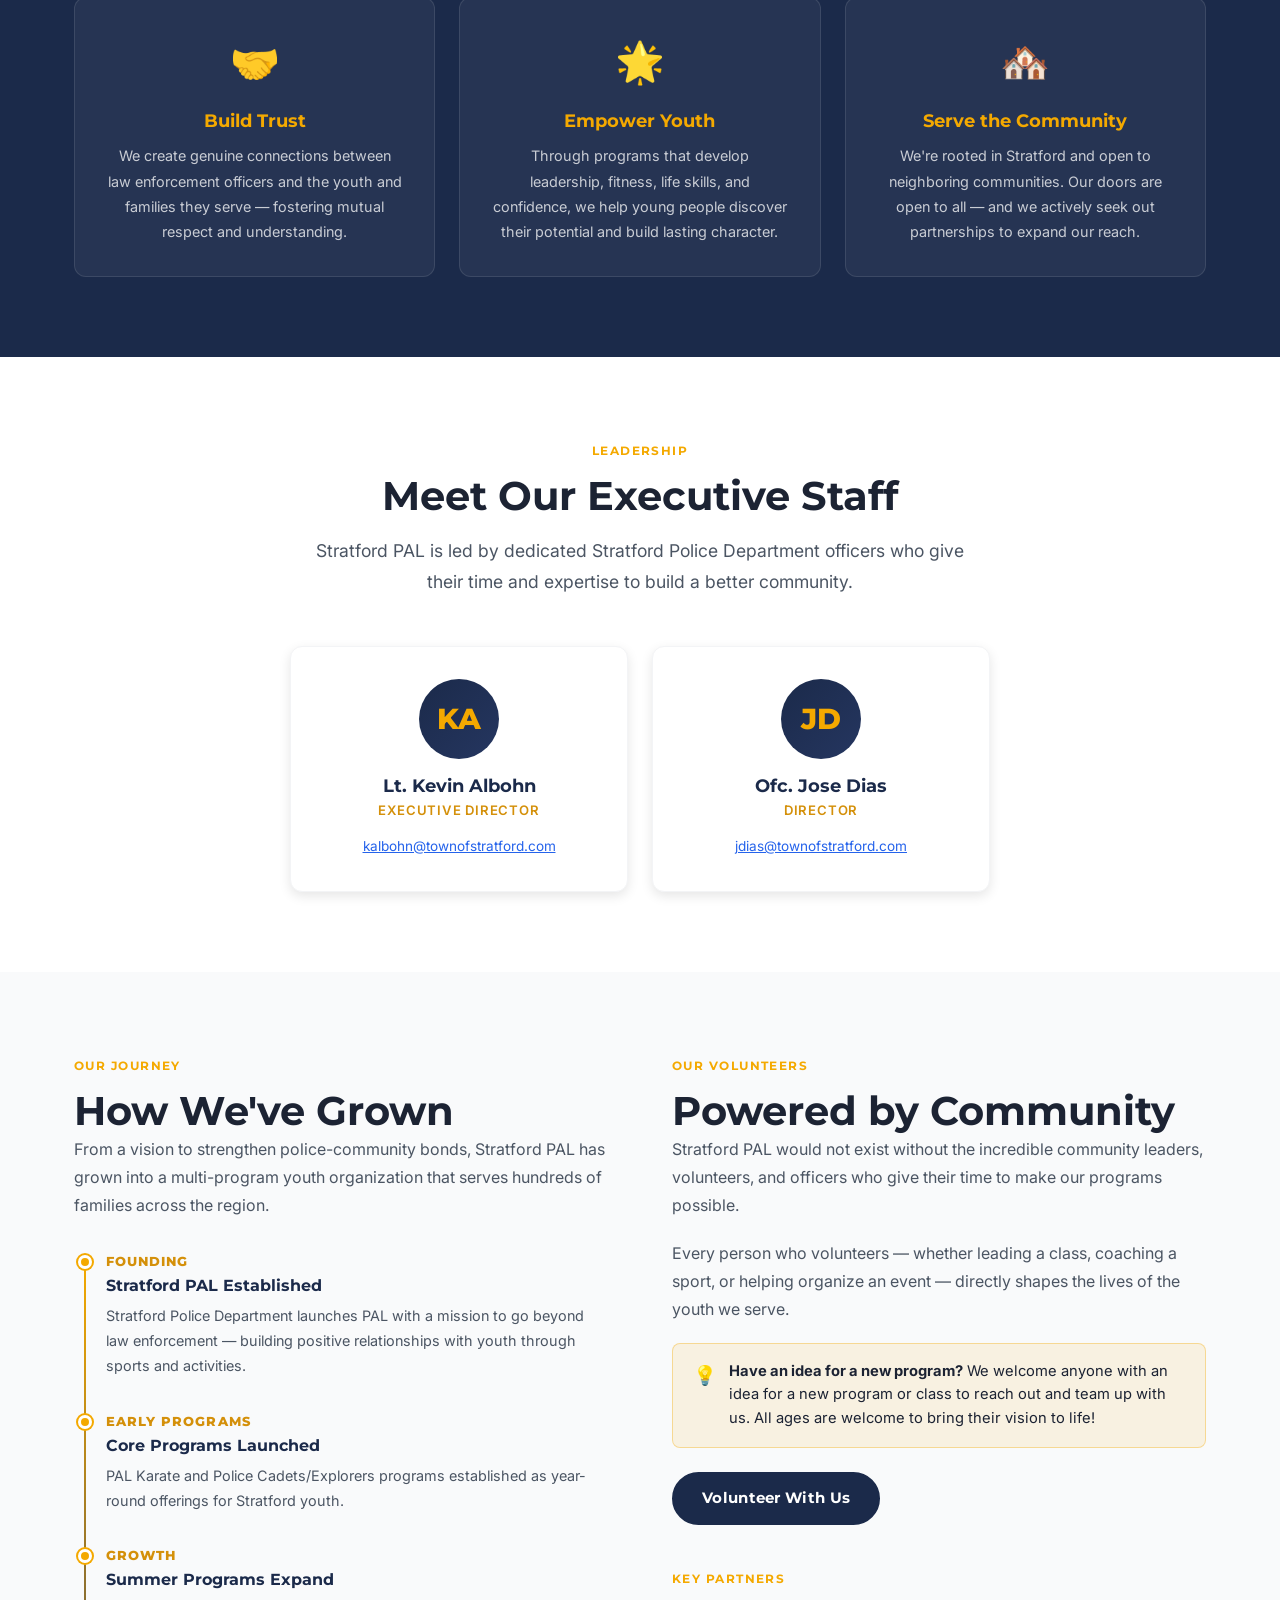
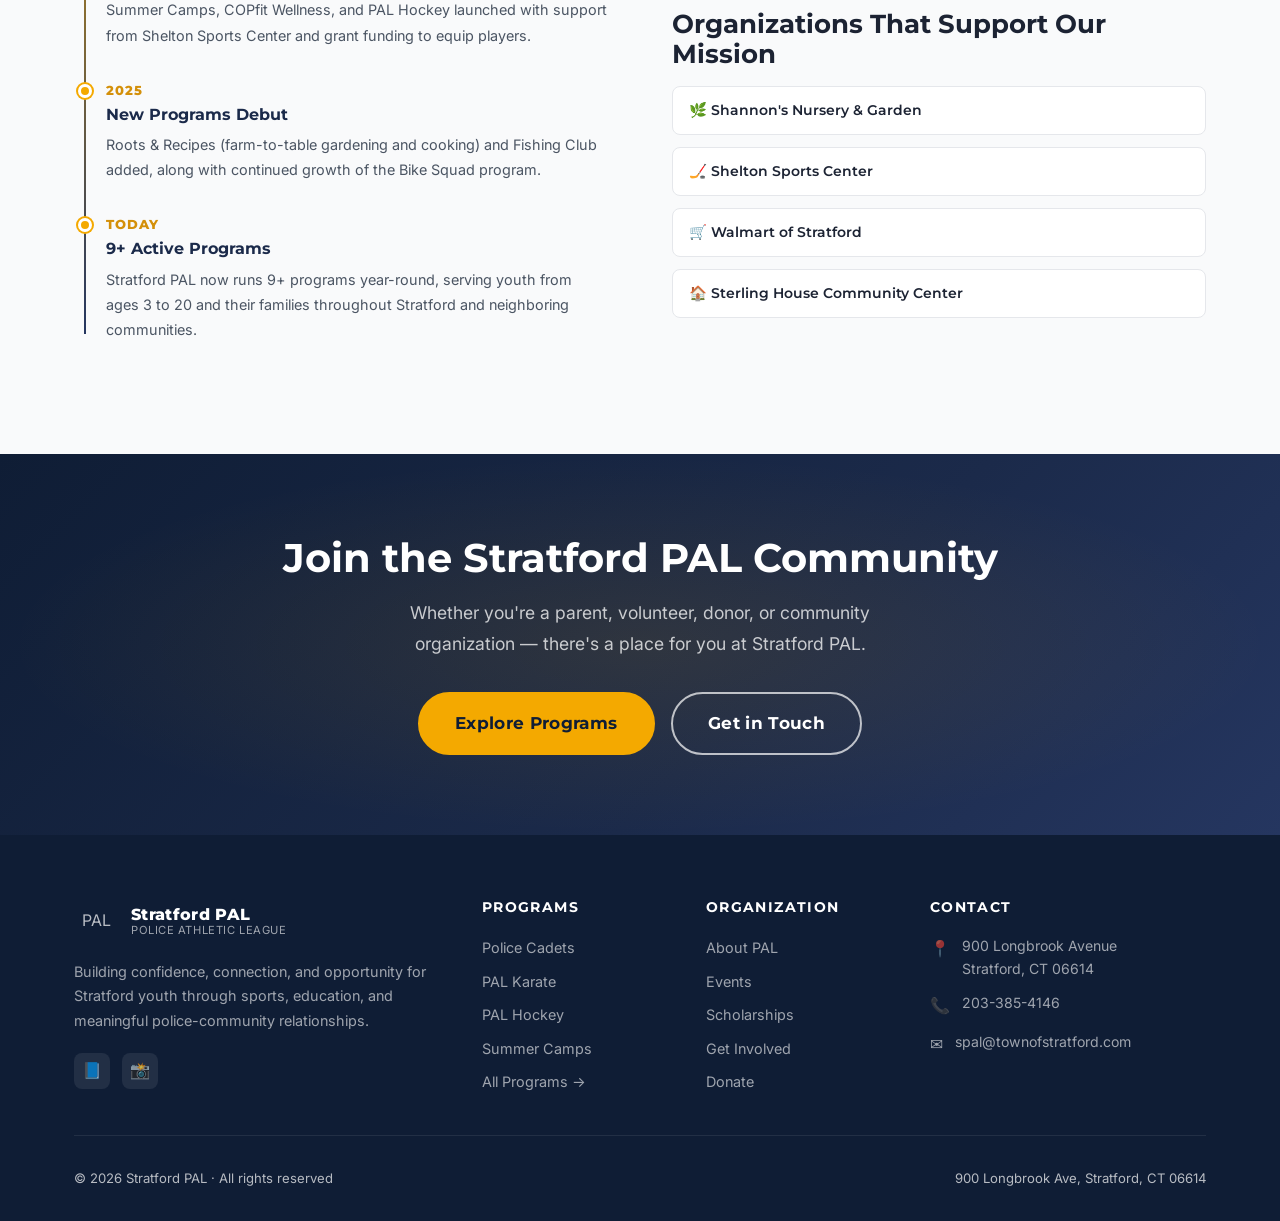
<file: about.html>
<!DOCTYPE html>
<html lang="en">
<head>
  <meta charset="UTF-8" />
  <meta name="viewport" content="width=device-width, initial-scale=1.0" />
  <link rel="icon" type="image/png" href="assets/images/pal-shield-logo.png" />
  <title>About Us — Stratford PAL</title>
  <meta name="description" content="Learn about the Stratford Police Athletic League — our mission, leadership team, history, and commitment to youth and community in Stratford, CT." />
  <link rel="preconnect" href="https://fonts.googleapis.com" />
  <link rel="preconnect" href="https://fonts.gstatic.com" crossorigin />
  <link href="https://fonts.googleapis.com/css2?family=Inter:wght@400;500;600&family=Montserrat:wght@600;700;800;900&display=swap" rel="stylesheet" />
  <link rel="stylesheet" href="css/styles.css" />
  <style>
    .animate-on-scroll {
      opacity: 0; transform: translateY(20px);
      transition: opacity 0.6s ease, transform 0.6s ease;
    }
    .animate-on-scroll.is-visible { opacity: 1; transform: translateY(0); }

    /* Timeline */
    .timeline { position: relative; padding-left: 32px; }
    .timeline::before {
      content: '';
      position: absolute;
      left: 10px; top: 8px; bottom: 8px;
      width: 2px;
      background: linear-gradient(to bottom, var(--gold), var(--navy-light));
    }
    .timeline-item { position: relative; margin-bottom: var(--space-8); }
    .timeline-dot {
      position: absolute;
      left: -28px; top: 4px;
      width: 14px; height: 14px;
      background: var(--gold);
      border-radius: 50%;
      border: 3px solid var(--white);
      box-shadow: 0 0 0 2px var(--gold);
    }
    .timeline-year {
      font-family: var(--font-head);
      font-weight: 800;
      font-size: 0.82rem;
      color: var(--gold-dark);
      text-transform: uppercase;
      letter-spacing: 0.08em;
      margin-bottom: var(--space-1);
    }
    .timeline-item h4 { color: var(--navy); margin-bottom: var(--space-2); font-size: 1rem; }
    .timeline-item p { font-size: 0.9rem; }

    /* Principles grid */
    .principles-grid {
      display: grid;
      grid-template-columns: repeat(3, 1fr);
      gap: var(--space-6);
    }
    .principle-card {
      text-align: center;
      padding: var(--space-8);
      background: rgba(255,255,255,0.05);
      border-radius: var(--radius-lg);
      border: 1px solid rgba(255,255,255,0.1);
    }
    .principle-card .p-icon { font-size: 2.5rem; margin-bottom: var(--space-4); }
    .principle-card h3 { color: var(--gold); margin-bottom: var(--space-3); font-size: 1.1rem; }
    .principle-card p { color: rgba(255,255,255,0.75); font-size: 0.9rem; }
    @media (max-width: 768px) {
      .principles-grid { grid-template-columns: 1fr; }
    }
  </style>
</head>
<body>

  <!-- Navigation -->
  <nav class="nav" role="navigation" aria-label="Main navigation">
    <div class="container">
      <div class="nav-inner">
        <a href="index.html" class="nav-logo" aria-label="Stratford PAL Home">
          <div class="nav-logo-badge">
            <img src="assets/images/pal-shield-logo.png" alt="Stratford PAL Shield" />
          </div>
          <div class="nav-logo-text">
            <span class="nav-logo-name">Stratford PAL</span>
            <span class="nav-logo-sub">Police Athletic League</span>
          </div>
        </a>
        <div class="nav-links">
          <a href="index.html">Home</a>
          <a href="about.html" class="active">About</a>
          <a href="programs.html">Programs</a>
          <a href="events.html">Events</a>
          <a href="scholarships.html">Scholarships</a>
          <a href="get-involved.html">Get Involved</a>
          <a href="contact.html">Contact</a>
          <a href="https://donorbox.org/stratford-pal-donations" target="_blank" rel="noopener" class="nav-cta">Donate</a>
        </div>
        <button class="nav-hamburger" aria-label="Open menu" aria-expanded="false">
          <span></span><span></span><span></span>
        </button>
      </div>
    </div>
    <div class="nav-mobile">
      <a href="index.html">Home</a>
      <a href="about.html">About</a>
      <a href="programs.html">Programs</a>
      <a href="events.html">Events</a>
      <a href="scholarships.html">Scholarships</a>
      <a href="get-involved.html">Get Involved</a>
      <a href="contact.html">Contact</a>
      <a href="https://donorbox.org/stratford-pal-donations" target="_blank" rel="noopener">Donate</a>
    </div>
  </nav>

  <!-- Page Hero -->
  <section class="page-hero">
    <div class="container">
      <div class="breadcrumb">
        <a href="index.html">Home</a>
        <span>›</span>
        <span>About</span>
      </div>
      <span class="eyebrow">Our Story</span>
      <h1>About Stratford PAL</h1>
      <p>We are law enforcement officers and community leaders united by one goal: the positive development of Stratford's youth.</p>
    </div>
  </section>

  <!-- MISSION SECTION -->
  <section class="section">
    <div class="container">
      <div class="about-grid">
        <div class="about-content animate-on-scroll">
          <span class="eyebrow">Who We Are</span>
          <h2>Youth Focused.<br>Community Committed.</h2>
          <p>
            Stratford PAL is an organization of law enforcement officers and community leaders who work together towards the positive development of our youth.
          </p>
          <p>
            The Stratford Police Department recognizes that we must do more than just enforce the law. We strive to build and maintain positive relationships with the people we serve — especially our youth. We believe that strong police-community relations will make Stratford a more united and safer community.
          </p>
          <blockquote class="about-quote">
            "We strongly believe that PAL should not just focus on sports, but on youth enrichment, education and leadership."
          </blockquote>
          <p>
            Every dollar we raise is used directly for the benefit of the many programs sponsored by our organization. We are deeply grateful to the community donors, volunteers, and partner organizations who make this work possible.
          </p>
        </div>
        <div class="about-visual animate-on-scroll delay-2" style="position:relative;">
          <img src="assets/images/real-community.avif" alt="Stratford PAL officers and community members working together"
               style="width:100%;border-radius:var(--radius-xl);box-shadow:var(--shadow-xl);display:block;"/>
          <div style="position:absolute;bottom:var(--space-5);left:var(--space-5);right:var(--space-5);
                      background:var(--navy-dark);border-radius:var(--radius-lg);padding:var(--space-5);
                      border-top:3px solid var(--gold);">
            <span style="font-family:var(--font-head);font-weight:700;font-size:0.7rem;color:var(--gold);
                         text-transform:uppercase;letter-spacing:0.1em;">Our Commitment</span>
            <p style="color:rgba(255,255,255,0.85);font-size:0.9rem;margin-top:var(--space-2);margin-bottom:0;">
              Building bridges between law enforcement and the community through authentic relationships and shared experiences.
            </p>
          </div>
        </div>
      </div>
    </div>
  </section>

  <!-- PRINCIPLES -->
  <section class="section section--navy">
    <div class="container">
      <div class="section-header animate-on-scroll">
        <span class="eyebrow">Core Principles</span>
        <h2>How We Show Up for Our Community</h2>
        <p style="color: rgba(255,255,255,0.75);">Everything we do is guided by a deep commitment to the families and youth we serve in Stratford and neighboring communities.</p>
      </div>
      <div class="principles-grid">
        <div class="principle-card animate-on-scroll">
          <div class="p-icon">🤝</div>
          <h3>Build Trust</h3>
          <p>We create genuine connections between law enforcement officers and the youth and families they serve — fostering mutual respect and understanding.</p>
        </div>
        <div class="principle-card animate-on-scroll delay-1">
          <div class="p-icon">🌟</div>
          <h3>Empower Youth</h3>
          <p>Through programs that develop leadership, fitness, life skills, and confidence, we help young people discover their potential and build lasting character.</p>
        </div>
        <div class="principle-card animate-on-scroll delay-2">
          <div class="p-icon">🏘️</div>
          <h3>Serve the Community</h3>
          <p>We're rooted in Stratford and open to neighboring communities. Our doors are open to all — and we actively seek out partnerships to expand our reach.</p>
        </div>
      </div>
    </div>
  </section>

  <!-- LEADERSHIP TEAM -->
  <section class="section">
    <div class="container">
      <div class="section-header animate-on-scroll">
        <span class="eyebrow">Leadership</span>
        <h2>Meet Our Executive Staff</h2>
        <p>Stratford PAL is led by dedicated Stratford Police Department officers who give their time and expertise to build a better community.</p>
      </div>
      <div class="staff-grid animate-on-scroll delay-1">
        <div class="staff-card">
          <div class="staff-avatar">KA</div>
          <h3>Lt. Kevin Albohn</h3>
          <div class="staff-role">Executive Director</div>
          <a href="mailto:kalbohn@townofstratford.com" class="staff-email">kalbohn@townofstratford.com</a>
        </div>
        <div class="staff-card">
          <div class="staff-avatar">JD</div>
          <h3>Ofc. Jose Dias</h3>
          <div class="staff-role">Director</div>
          <a href="mailto:jdias@townofstratford.com" class="staff-email">jdias@townofstratford.com</a>
        </div>
      </div>
    </div>
  </section>

  <!-- HISTORY TIMELINE -->
  <section class="section section--bg">
    <div class="container">
      <div style="display: grid; grid-template-columns: 1fr 1fr; gap: var(--space-16); align-items: start;">
        <div class="animate-on-scroll">
          <span class="eyebrow">Our Journey</span>
          <h2>How We've Grown</h2>
          <p style="margin-bottom: var(--space-8);">From a vision to strengthen police-community bonds, Stratford PAL has grown into a multi-program youth organization that serves hundreds of families across the region.</p>
          <div class="timeline">
            <div class="timeline-item">
              <div class="timeline-dot"></div>
              <div class="timeline-year">Founding</div>
              <h4>Stratford PAL Established</h4>
              <p>Stratford Police Department launches PAL with a mission to go beyond law enforcement — building positive relationships with youth through sports and activities.</p>
            </div>
            <div class="timeline-item">
              <div class="timeline-dot"></div>
              <div class="timeline-year">Early Programs</div>
              <h4>Core Programs Launched</h4>
              <p>PAL Karate and Police Cadets/Explorers programs established as year-round offerings for Stratford youth.</p>
            </div>
            <div class="timeline-item">
              <div class="timeline-dot"></div>
              <div class="timeline-year">Growth</div>
              <h4>Summer Programs Expand</h4>
              <p>Summer Camps, COPfit Wellness, and PAL Hockey launched with support from Shelton Sports Center and grant funding to equip players.</p>
            </div>
            <div class="timeline-item">
              <div class="timeline-dot"></div>
              <div class="timeline-year">2025</div>
              <h4>New Programs Debut</h4>
              <p>Roots &amp; Recipes (farm-to-table gardening and cooking) and Fishing Club added, along with continued growth of the Bike Squad program.</p>
            </div>
            <div class="timeline-item">
              <div class="timeline-dot"></div>
              <div class="timeline-year">Today</div>
              <h4>9+ Active Programs</h4>
              <p>Stratford PAL now runs 9+ programs year-round, serving youth from ages 3 to 20 and their families throughout Stratford and neighboring communities.</p>
            </div>
          </div>
        </div>
        <div class="animate-on-scroll delay-2">
          <span class="eyebrow">Our Volunteers</span>
          <h2>Powered by Community</h2>
          <p style="margin-bottom: var(--space-5);">
            Stratford PAL would not exist without the incredible community leaders, volunteers, and officers who give their time to make our programs possible.
          </p>
          <p style="margin-bottom: var(--space-5);">
            Every person who volunteers — whether leading a class, coaching a sport, or helping organize an event — directly shapes the lives of the youth we serve.
          </p>
          <div class="notice-box" style="margin-bottom: var(--space-6);">
            <span class="notice-icon">💡</span>
            <div>
              <strong>Have an idea for a new program?</strong> We welcome anyone with an idea for a new program or class to reach out and team up with us. All ages are welcome to bring their vision to life!
            </div>
          </div>
          <a href="get-involved.html" class="btn btn-navy">Volunteer With Us</a>

          <div style="margin-top: var(--space-10);">
            <span class="eyebrow">Key Partners</span>
            <h3 style="margin: var(--space-2) 0 var(--space-4);">Organizations That Support Our Mission</h3>
            <div style="display: flex; flex-direction: column; gap: var(--space-3);">
              <div class="partner-chip" style="border-radius: var(--radius-md); padding: var(--space-3) var(--space-4); display: flex; align-items: center; gap: var(--space-3);">
                🌿 Shannon's Nursery &amp; Garden
              </div>
              <div class="partner-chip" style="border-radius: var(--radius-md); padding: var(--space-3) var(--space-4); display: flex; align-items: center; gap: var(--space-3);">
                🏒 Shelton Sports Center
              </div>
              <div class="partner-chip" style="border-radius: var(--radius-md); padding: var(--space-3) var(--space-4); display: flex; align-items: center; gap: var(--space-3);">
                🛒 Walmart of Stratford
              </div>
              <div class="partner-chip" style="border-radius: var(--radius-md); padding: var(--space-3) var(--space-4); display: flex; align-items: center; gap: var(--space-3);">
                🏠 Sterling House Community Center
              </div>
            </div>
          </div>
        </div>
      </div>
    </div>
  </section>

  <!-- CTA -->
  <section class="cta-banner">
    <div class="container">
      <h2>Join the Stratford PAL Community</h2>
      <p>Whether you're a parent, volunteer, donor, or community organization — there's a place for you at Stratford PAL.</p>
      <div class="btn-actions">
        <a href="programs.html" class="btn btn-primary btn-lg">Explore Programs</a>
        <a href="contact.html" class="btn btn-secondary btn-lg">Get in Touch</a>
      </div>
    </div>
  </section>

  <!-- Footer -->
  <footer class="footer">
    <div class="container">
      <div class="footer-grid">
        <div class="footer-brand">
          <a href="index.html" class="nav-logo" style="margin-bottom: var(--space-4);">
            <div class="nav-logo-badge">PAL</div>
            <div class="nav-logo-text">
              <span class="nav-logo-name">Stratford PAL</span>
              <span class="nav-logo-sub">Police Athletic League</span>
            </div>
          </a>
          <p>Building confidence, connection, and opportunity for Stratford youth through sports, education, and meaningful police-community relationships.</p>
          <div class="footer-social">
            <a href="https://www.facebook.com/stratfordpal" target="_blank" rel="noopener" aria-label="Facebook">📘</a>
            <a href="https://www.instagram.com/stratford_p.a.l." target="_blank" rel="noopener" aria-label="Instagram">📸</a>
          </div>
        </div>
        <div class="footer-col">
          <h4>Programs</h4>
          <ul>
            <li><a href="programs.html#police-cadets">Police Cadets</a></li>
            <li><a href="programs.html#karate">PAL Karate</a></li>
            <li><a href="programs.html#hockey">PAL Hockey</a></li>
            <li><a href="programs.html#summer-camps">Summer Camps</a></li>
            <li><a href="programs.html">All Programs →</a></li>
          </ul>
        </div>
        <div class="footer-col">
          <h4>Organization</h4>
          <ul>
            <li><a href="about.html">About PAL</a></li>
            <li><a href="events.html">Events</a></li>
            <li><a href="scholarships.html">Scholarships</a></li>
            <li><a href="get-involved.html">Get Involved</a></li>
            <li><a href="https://donorbox.org/stratford-pal-donations" target="_blank" rel="noopener">Donate</a></li>
          </ul>
        </div>
        <div class="footer-col">
          <h4>Contact</h4>
          <div class="footer-contact-item">
            <span class="fc-icon">📍</span>
            <span>900 Longbrook Avenue<br>Stratford, CT 06614</span>
          </div>
          <div class="footer-contact-item">
            <span class="fc-icon">📞</span>
            <a href="tel:+12033854146">203-385-4146</a>
          </div>
          <div class="footer-contact-item">
            <span class="fc-icon">✉️</span>
            <a href="mailto:spal@townofstratford.com">spal@townofstratford.com</a>
          </div>
        </div>
      </div>
      <div class="footer-bottom">
        <span>© 2026 Stratford PAL · All rights reserved</span>
        <span>900 Longbrook Ave, Stratford, CT 06614</span>
      </div>
    </div>
  </footer>

  <script src="js/main.js"></script>
</body>
</html>
</file>
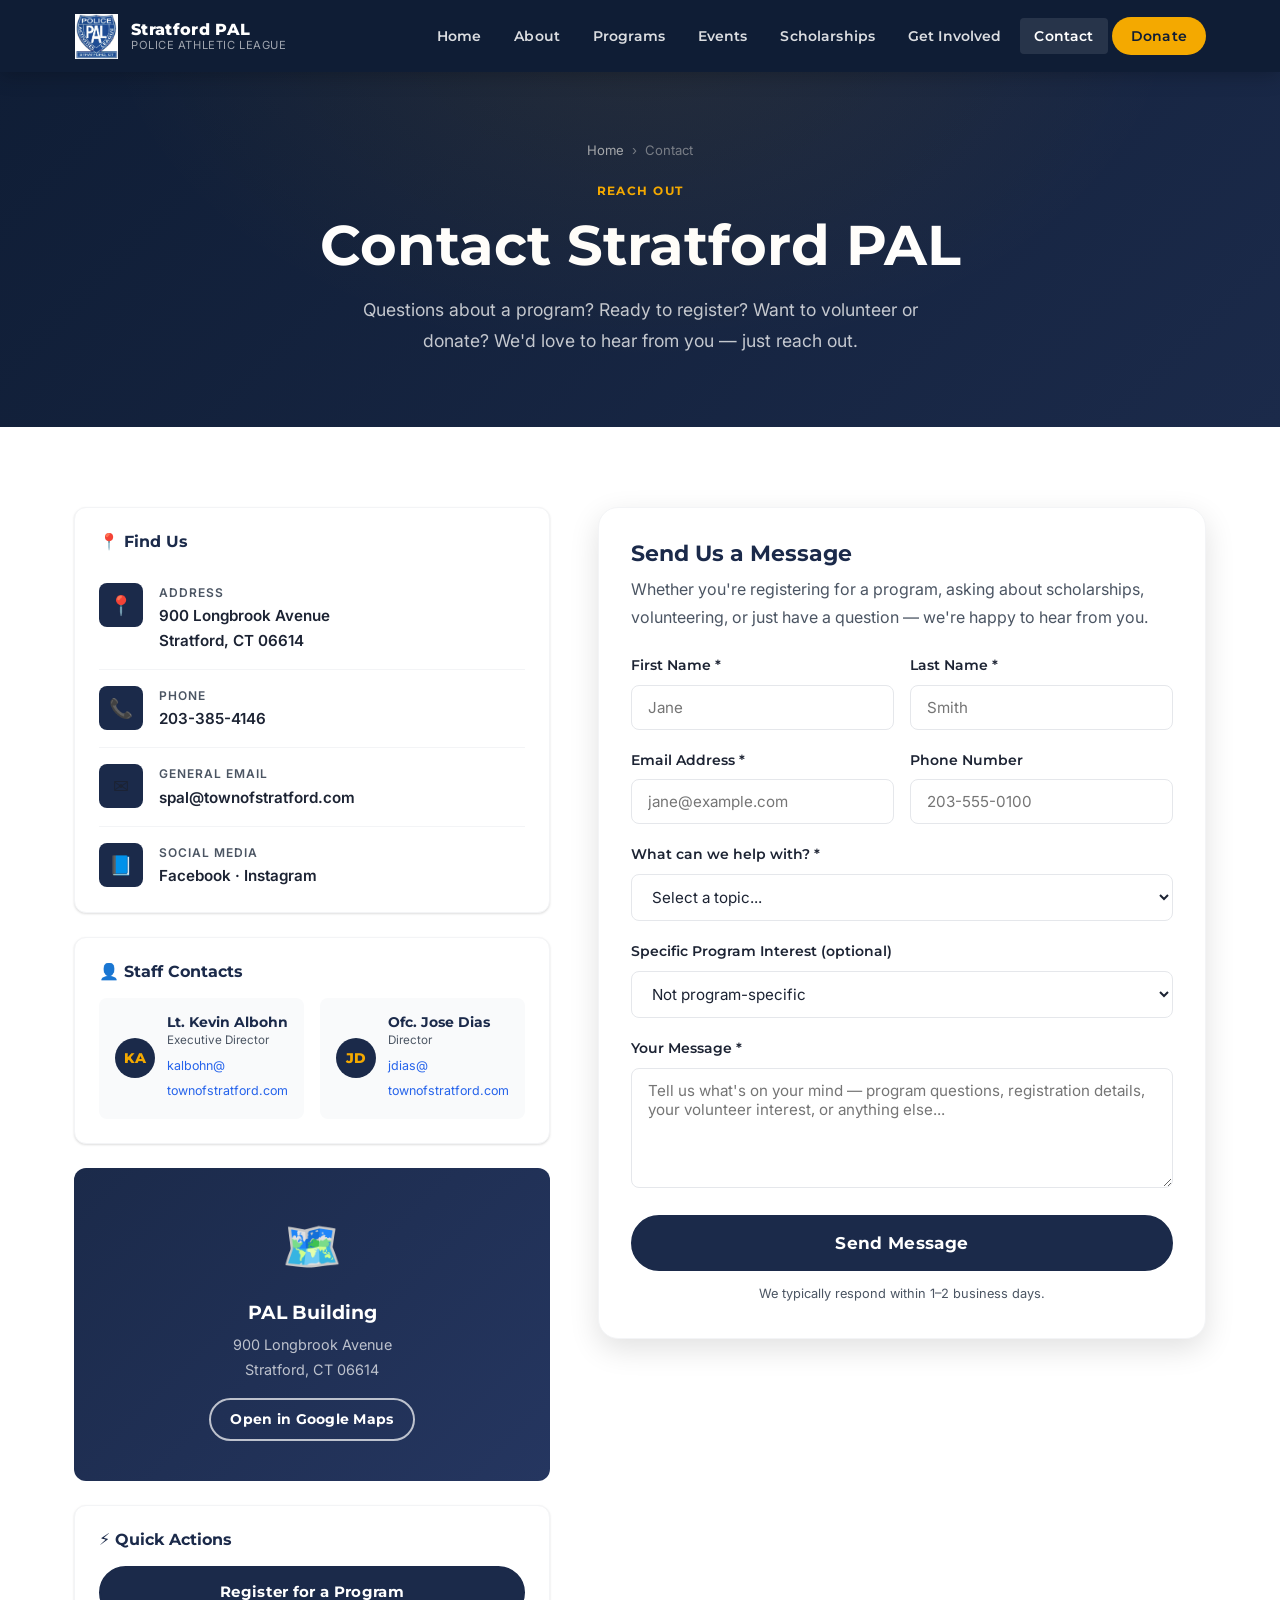
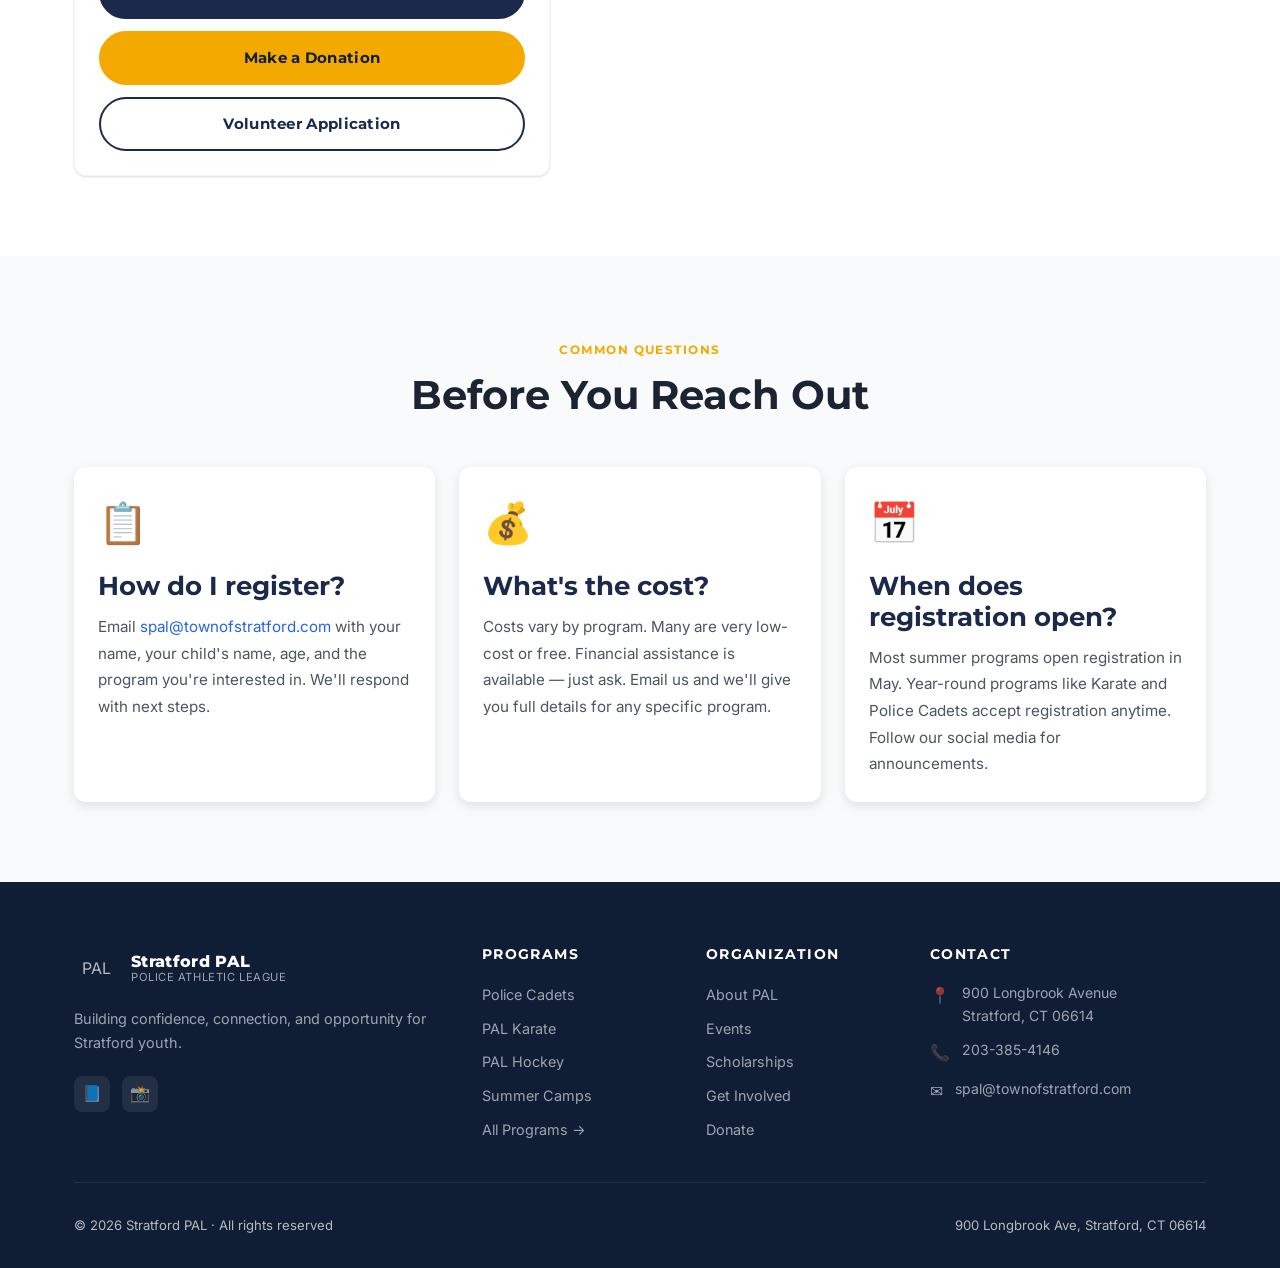
<file: contact.html>
<!DOCTYPE html>
<html lang="en">
<head>
  <meta charset="UTF-8" />
  <meta name="viewport" content="width=device-width, initial-scale=1.0" />
  <link rel="icon" type="image/png" href="assets/images/pal-shield-logo.png" />
  <title>Contact Us — Stratford PAL</title>
  <meta name="description" content="Contact Stratford PAL. Located at 900 Longbrook Avenue, Stratford, CT 06614. Call 203-385-4146 or email spal@townofstratford.com." />
  <link rel="preconnect" href="https://fonts.googleapis.com" />
  <link rel="preconnect" href="https://fonts.gstatic.com" crossorigin />
  <link href="https://fonts.googleapis.com/css2?family=Inter:wght@400;500;600&family=Montserrat:wght@600;700;800;900&display=swap" rel="stylesheet" />
  <link rel="stylesheet" href="css/styles.css" />
  <style>
    .animate-on-scroll {
      opacity: 0; transform: translateY(20px);
      transition: opacity 0.6s ease, transform 0.6s ease;
    }
    .animate-on-scroll.is-visible { opacity: 1; transform: translateY(0); }

    /* Contact page specific */
    .contact-page-grid {
      display: grid;
      grid-template-columns: 1fr 1.4fr;
      gap: var(--space-12);
      align-items: start;
    }
    .contact-sidebar { display: flex; flex-direction: column; gap: var(--space-6); }
    .contact-card {
      background: var(--white);
      border-radius: var(--radius-lg);
      padding: var(--space-6);
      box-shadow: var(--shadow-sm);
      border: 1px solid var(--gray-100);
    }
    .contact-card h3 { color: var(--navy); font-size: 1rem; margin-bottom: var(--space-4); }
    .contact-item {
      display: flex;
      align-items: flex-start;
      gap: var(--space-4);
      padding: var(--space-4) 0;
      border-bottom: 1px solid var(--gray-100);
    }
    .contact-item:last-child { border-bottom: none; padding-bottom: 0; }
    .ci-icon {
      width: 44px; height: 44px;
      background: var(--navy);
      border-radius: var(--radius-md);
      display: flex;
      align-items: center;
      justify-content: center;
      font-size: 1.2rem;
      flex-shrink: 0;
    }
    .ci-label { font-size: 0.75rem; font-weight: 600; text-transform: uppercase; letter-spacing: 0.08em; color: var(--text-light); margin-bottom: 2px; }
    .ci-value { font-size: 0.95rem; font-weight: 600; color: var(--text); }
    .ci-value a { color: var(--text); }
    .ci-value a:hover { color: var(--blue); }

    /* Map placeholder */
    .map-placeholder {
      background: linear-gradient(135deg, var(--navy) 0%, var(--navy-light) 100%);
      border-radius: var(--radius-lg);
      padding: var(--space-10);
      text-align: center;
      color: var(--white);
    }
    .map-placeholder .map-icon { font-size: 3rem; margin-bottom: var(--space-4); }
    .map-placeholder h4 { color: var(--white); margin-bottom: var(--space-2); }
    .map-placeholder p { color: rgba(255,255,255,0.7); font-size: 0.9rem; margin-bottom: var(--space-4); }

    /* Staff quick contact */
    .staff-contact-grid {
      display: grid;
      grid-template-columns: 1fr 1fr;
      gap: var(--space-4);
    }
    .staff-contact-item {
      background: var(--gray-50);
      border-radius: var(--radius-md);
      padding: var(--space-4);
      display: flex;
      align-items: center;
      gap: var(--space-3);
    }
    .staff-initial {
      width: 40px; height: 40px;
      background: var(--navy);
      border-radius: 50%;
      display: flex;
      align-items: center;
      justify-content: center;
      font-family: var(--font-head);
      font-weight: 800;
      color: var(--gold);
      font-size: 0.9rem;
      flex-shrink: 0;
    }
    .staff-contact-item h4 { font-size: 0.85rem; color: var(--navy); margin-bottom: 1px; }
    .staff-contact-item .s-role { font-size: 0.73rem; color: var(--text-light); margin-bottom: 2px; }
    .staff-contact-item a { font-size: 0.78rem; color: var(--blue); }

    /* Form success */
    #form-success {
      display: none;
      background: rgba(22,163,74,0.1);
      border: 1px solid rgba(22,163,74,0.3);
      border-radius: var(--radius-lg);
      padding: var(--space-8);
      text-align: center;
    }
    #form-success .success-icon { font-size: 3rem; margin-bottom: var(--space-4); }
    #form-success h3 { color: var(--success); margin-bottom: var(--space-3); }

    @media (max-width: 900px) {
      .contact-page-grid { grid-template-columns: 1fr; }
      .staff-contact-grid { grid-template-columns: 1fr; }
    }
  </style>
</head>
<body>

  <!-- Navigation -->
  <nav class="nav" role="navigation">
    <div class="container">
      <div class="nav-inner">
        <a href="index.html" class="nav-logo" aria-label="Stratford PAL Home">
          <div class="nav-logo-badge">
            <img src="assets/images/pal-shield-logo.png" alt="Stratford PAL Shield" />
          </div>
          <div class="nav-logo-text">
            <span class="nav-logo-name">Stratford PAL</span>
            <span class="nav-logo-sub">Police Athletic League</span>
          </div>
        </a>
        <div class="nav-links">
          <a href="index.html">Home</a>
          <a href="about.html">About</a>
          <a href="programs.html">Programs</a>
          <a href="events.html">Events</a>
          <a href="scholarships.html">Scholarships</a>
          <a href="get-involved.html">Get Involved</a>
          <a href="contact.html" class="active">Contact</a>
          <a href="https://donorbox.org/stratford-pal-donations" target="_blank" rel="noopener" class="nav-cta">Donate</a>
        </div>
        <button class="nav-hamburger" aria-label="Open menu" aria-expanded="false">
          <span></span><span></span><span></span>
        </button>
      </div>
    </div>
    <div class="nav-mobile">
      <a href="index.html">Home</a>
      <a href="about.html">About</a>
      <a href="programs.html">Programs</a>
      <a href="events.html">Events</a>
      <a href="scholarships.html">Scholarships</a>
      <a href="get-involved.html">Get Involved</a>
      <a href="contact.html">Contact</a>
      <a href="https://donorbox.org/stratford-pal-donations" target="_blank" rel="noopener">Donate</a>
    </div>
  </nav>

  <!-- Page Hero -->
  <section class="page-hero">
    <div class="container">
      <div class="breadcrumb">
        <a href="index.html">Home</a>
        <span>›</span>
        <span>Contact</span>
      </div>
      <span class="eyebrow">Reach Out</span>
      <h1>Contact Stratford PAL</h1>
      <p>Questions about a program? Ready to register? Want to volunteer or donate? We'd love to hear from you — just reach out.</p>
    </div>
  </section>

  <!-- CONTACT CONTENT -->
  <section class="section">
    <div class="container">
      <div class="contact-page-grid">

        <!-- Sidebar: Info -->
        <div class="contact-sidebar animate-on-scroll">

          <!-- Contact Details -->
          <div class="contact-card">
            <h3>📍 Find Us</h3>
            <div class="contact-item">
              <div class="ci-icon">📍</div>
              <div>
                <div class="ci-label">Address</div>
                <div class="ci-value">
                  900 Longbrook Avenue<br>
                  Stratford, CT 06614
                </div>
              </div>
            </div>
            <div class="contact-item">
              <div class="ci-icon">📞</div>
              <div>
                <div class="ci-label">Phone</div>
                <div class="ci-value"><a href="tel:+12033854146">203-385-4146</a></div>
              </div>
            </div>
            <div class="contact-item">
              <div class="ci-icon">✉️</div>
              <div>
                <div class="ci-label">General Email</div>
                <div class="ci-value"><a href="mailto:spal@townofstratford.com">spal@townofstratford.com</a></div>
              </div>
            </div>
            <div class="contact-item">
              <div class="ci-icon">📘</div>
              <div>
                <div class="ci-label">Social Media</div>
                <div class="ci-value">
                  <a href="https://www.facebook.com/stratfordpal" target="_blank" rel="noopener">Facebook</a> ·
                  <a href="https://www.instagram.com/stratford_p.a.l." target="_blank" rel="noopener">Instagram</a>
                </div>
              </div>
            </div>
          </div>

          <!-- Staff Contacts -->
          <div class="contact-card">
            <h3>👤 Staff Contacts</h3>
            <div class="staff-contact-grid">
              <div class="staff-contact-item">
                <div class="staff-initial">KA</div>
                <div>
                  <h4>Lt. Kevin Albohn</h4>
                  <div class="s-role">Executive Director</div>
                  <a href="mailto:kalbohn@townofstratford.com">kalbohn@<br>townofstratford.com</a>
                </div>
              </div>
              <div class="staff-contact-item">
                <div class="staff-initial">JD</div>
                <div>
                  <h4>Ofc. Jose Dias</h4>
                  <div class="s-role">Director</div>
                  <a href="mailto:jdias@townofstratford.com">jdias@<br>townofstratford.com</a>
                </div>
              </div>
            </div>
          </div>

          <!-- Map placeholder -->
          <div class="map-placeholder">
            <div class="map-icon">🗺️</div>
            <h4>PAL Building</h4>
            <p>900 Longbrook Avenue<br>Stratford, CT 06614</p>
            <a href="https://maps.google.com/?q=900+Longbrook+Avenue+Stratford+CT+06614" target="_blank" rel="noopener" class="btn btn-secondary btn-sm">
              Open in Google Maps
            </a>
          </div>

          <!-- Quick actions -->
          <div class="contact-card">
            <h3>⚡ Quick Actions</h3>
            <div style="display: flex; flex-direction: column; gap: var(--space-3); margin-top: var(--space-2);">
              <a href="mailto:spal@townofstratford.com?subject=Program Registration" class="btn btn-navy" style="justify-content: center;">Register for a Program</a>
              <a href="https://donorbox.org/stratford-pal-donations" target="_blank" rel="noopener" class="btn btn-primary" style="justify-content: center;">Make a Donation</a>
              <a href="https://docs.google.com/forms/d/e/1FAIpQLSexzMQw8GGF9QR-0dC2WvcNEvJoCclQll_2JktCxaUYVaYPPg/viewform" target="_blank" rel="noopener" class="btn btn-outline" style="justify-content: center;">Volunteer Application</a>
            </div>
          </div>

        </div>

        <!-- Contact Form -->
        <div class="animate-on-scroll delay-2">
          <div class="contact-form" style="box-shadow: var(--shadow-lg);">
            <h3 style="font-size: 1.4rem; margin-bottom: var(--space-2);">Send Us a Message</h3>
            <p style="margin-bottom: var(--space-6);">Whether you're registering for a program, asking about scholarships, volunteering, or just have a question — we're happy to hear from you.</p>

            <form id="contact-form" novalidate>
              <div class="form-row">
                <div class="form-group">
                  <label for="first-name">First Name *</label>
                  <input type="text" id="first-name" name="first_name" placeholder="Jane" required />
                </div>
                <div class="form-group">
                  <label for="last-name">Last Name *</label>
                  <input type="text" id="last-name" name="last_name" placeholder="Smith" required />
                </div>
              </div>
              <div class="form-row">
                <div class="form-group">
                  <label for="email">Email Address *</label>
                  <input type="email" id="email" name="email" placeholder="jane@example.com" required />
                </div>
                <div class="form-group">
                  <label for="phone">Phone Number</label>
                  <input type="tel" id="phone" name="phone" placeholder="203-555-0100" />
                </div>
              </div>
              <div class="form-group">
                <label for="subject">What can we help with? *</label>
                <select id="subject" name="subject" required>
                  <option value="" disabled selected>Select a topic...</option>
                  <option>Program Registration</option>
                  <option>Scholarship / Financial Assistance</option>
                  <option>Volunteering</option>
                  <option>Sponsorship / Partnership</option>
                  <option>General Question</option>
                  <option>New Program Idea</option>
                  <option>Donation</option>
                  <option>Other</option>
                </select>
              </div>
              <div class="form-group">
                <label for="program-interest">Specific Program Interest (optional)</label>
                <select id="program-interest" name="program_interest">
                  <option value="" selected>Not program-specific</option>
                  <option>Police Cadets / Explorers</option>
                  <option>PAL Karate</option>
                  <option>PAL Hockey</option>
                  <option>Summer Camps</option>
                  <option>COPfit Wellness</option>
                  <option>Baking Workshops</option>
                  <option>Fishing Club</option>
                  <option>Bike Squad</option>
                  <option>Roots &amp; Recipes</option>
                  <option>Chess Club</option>
                </select>
              </div>
              <div class="form-group">
                <label for="message">Your Message *</label>
                <textarea id="message" name="message" placeholder="Tell us what's on your mind — program questions, registration details, your volunteer interest, or anything else..." required></textarea>
              </div>
              <button type="submit" class="btn btn-navy btn-lg" style="width: 100%; justify-content: center;">
                Send Message
              </button>
              <p style="font-size: 0.8rem; color: var(--text-light); margin-top: var(--space-3); text-align: center;">
                We typically respond within 1–2 business days.
              </p>
            </form>

            <div id="form-success">
              <div class="success-icon">✅</div>
              <h3>Message Received!</h3>
              <p>Thank you for reaching out. We'll get back to you within 1–2 business days. In the meantime, follow us on <a href="https://www.facebook.com/stratfordpal" target="_blank" rel="noopener" style="color: var(--blue);">Facebook</a> and <a href="https://www.instagram.com/stratford_p.a.l." target="_blank" rel="noopener" style="color: var(--blue);">Instagram</a> for the latest news!</p>
            </div>
          </div>
        </div>

      </div>
    </div>
  </section>

  <!-- FAQ ROW -->
  <section class="section section--bg">
    <div class="container">
      <div class="section-header animate-on-scroll">
        <span class="eyebrow">Common Questions</span>
        <h2>Before You Reach Out</h2>
      </div>
      <div style="display: grid; grid-template-columns: repeat(3, 1fr); gap: var(--space-6);" class="animate-on-scroll delay-1">
        <div class="card">
          <div class="card-body">
            <div class="card-icon">📋</div>
            <h3>How do I register?</h3>
            <p>Email <a href="mailto:spal@townofstratford.com" style="color: var(--blue);">spal@townofstratford.com</a> with your name, your child's name, age, and the program you're interested in. We'll respond with next steps.</p>
          </div>
        </div>
        <div class="card">
          <div class="card-body">
            <div class="card-icon">💰</div>
            <h3>What's the cost?</h3>
            <p>Costs vary by program. Many are very low-cost or free. Financial assistance is available — just ask. Email us and we'll give you full details for any specific program.</p>
          </div>
        </div>
        <div class="card">
          <div class="card-body">
            <div class="card-icon">📅</div>
            <h3>When does registration open?</h3>
            <p>Most summer programs open registration in May. Year-round programs like Karate and Police Cadets accept registration anytime. Follow our social media for announcements.</p>
          </div>
        </div>
      </div>
    </div>
  </section>

  <!-- Footer -->
  <footer class="footer">
    <div class="container">
      <div class="footer-grid">
        <div class="footer-brand">
          <a href="index.html" class="nav-logo" style="margin-bottom: var(--space-4);">
            <div class="nav-logo-badge">PAL</div>
            <div class="nav-logo-text">
              <span class="nav-logo-name">Stratford PAL</span>
              <span class="nav-logo-sub">Police Athletic League</span>
            </div>
          </a>
          <p>Building confidence, connection, and opportunity for Stratford youth.</p>
          <div class="footer-social">
            <a href="https://www.facebook.com/stratfordpal" target="_blank" rel="noopener" aria-label="Facebook">📘</a>
            <a href="https://www.instagram.com/stratford_p.a.l." target="_blank" rel="noopener" aria-label="Instagram">📸</a>
          </div>
        </div>
        <div class="footer-col">
          <h4>Programs</h4>
          <ul>
            <li><a href="programs.html#police-cadets">Police Cadets</a></li>
            <li><a href="programs.html#karate">PAL Karate</a></li>
            <li><a href="programs.html#hockey">PAL Hockey</a></li>
            <li><a href="programs.html#summer-camps">Summer Camps</a></li>
            <li><a href="programs.html">All Programs →</a></li>
          </ul>
        </div>
        <div class="footer-col">
          <h4>Organization</h4>
          <ul>
            <li><a href="about.html">About PAL</a></li>
            <li><a href="events.html">Events</a></li>
            <li><a href="scholarships.html">Scholarships</a></li>
            <li><a href="get-involved.html">Get Involved</a></li>
            <li><a href="https://donorbox.org/stratford-pal-donations" target="_blank" rel="noopener">Donate</a></li>
          </ul>
        </div>
        <div class="footer-col">
          <h4>Contact</h4>
          <div class="footer-contact-item">
            <span class="fc-icon">📍</span>
            <span>900 Longbrook Avenue<br>Stratford, CT 06614</span>
          </div>
          <div class="footer-contact-item">
            <span class="fc-icon">📞</span>
            <a href="tel:+12033854146">203-385-4146</a>
          </div>
          <div class="footer-contact-item">
            <span class="fc-icon">✉️</span>
            <a href="mailto:spal@townofstratford.com">spal@townofstratford.com</a>
          </div>
        </div>
      </div>
      <div class="footer-bottom">
        <span>© 2026 Stratford PAL · All rights reserved</span>
        <span>900 Longbrook Ave, Stratford, CT 06614</span>
      </div>
    </div>
  </footer>

  <script src="js/main.js"></script>
</body>
</html>
</file>
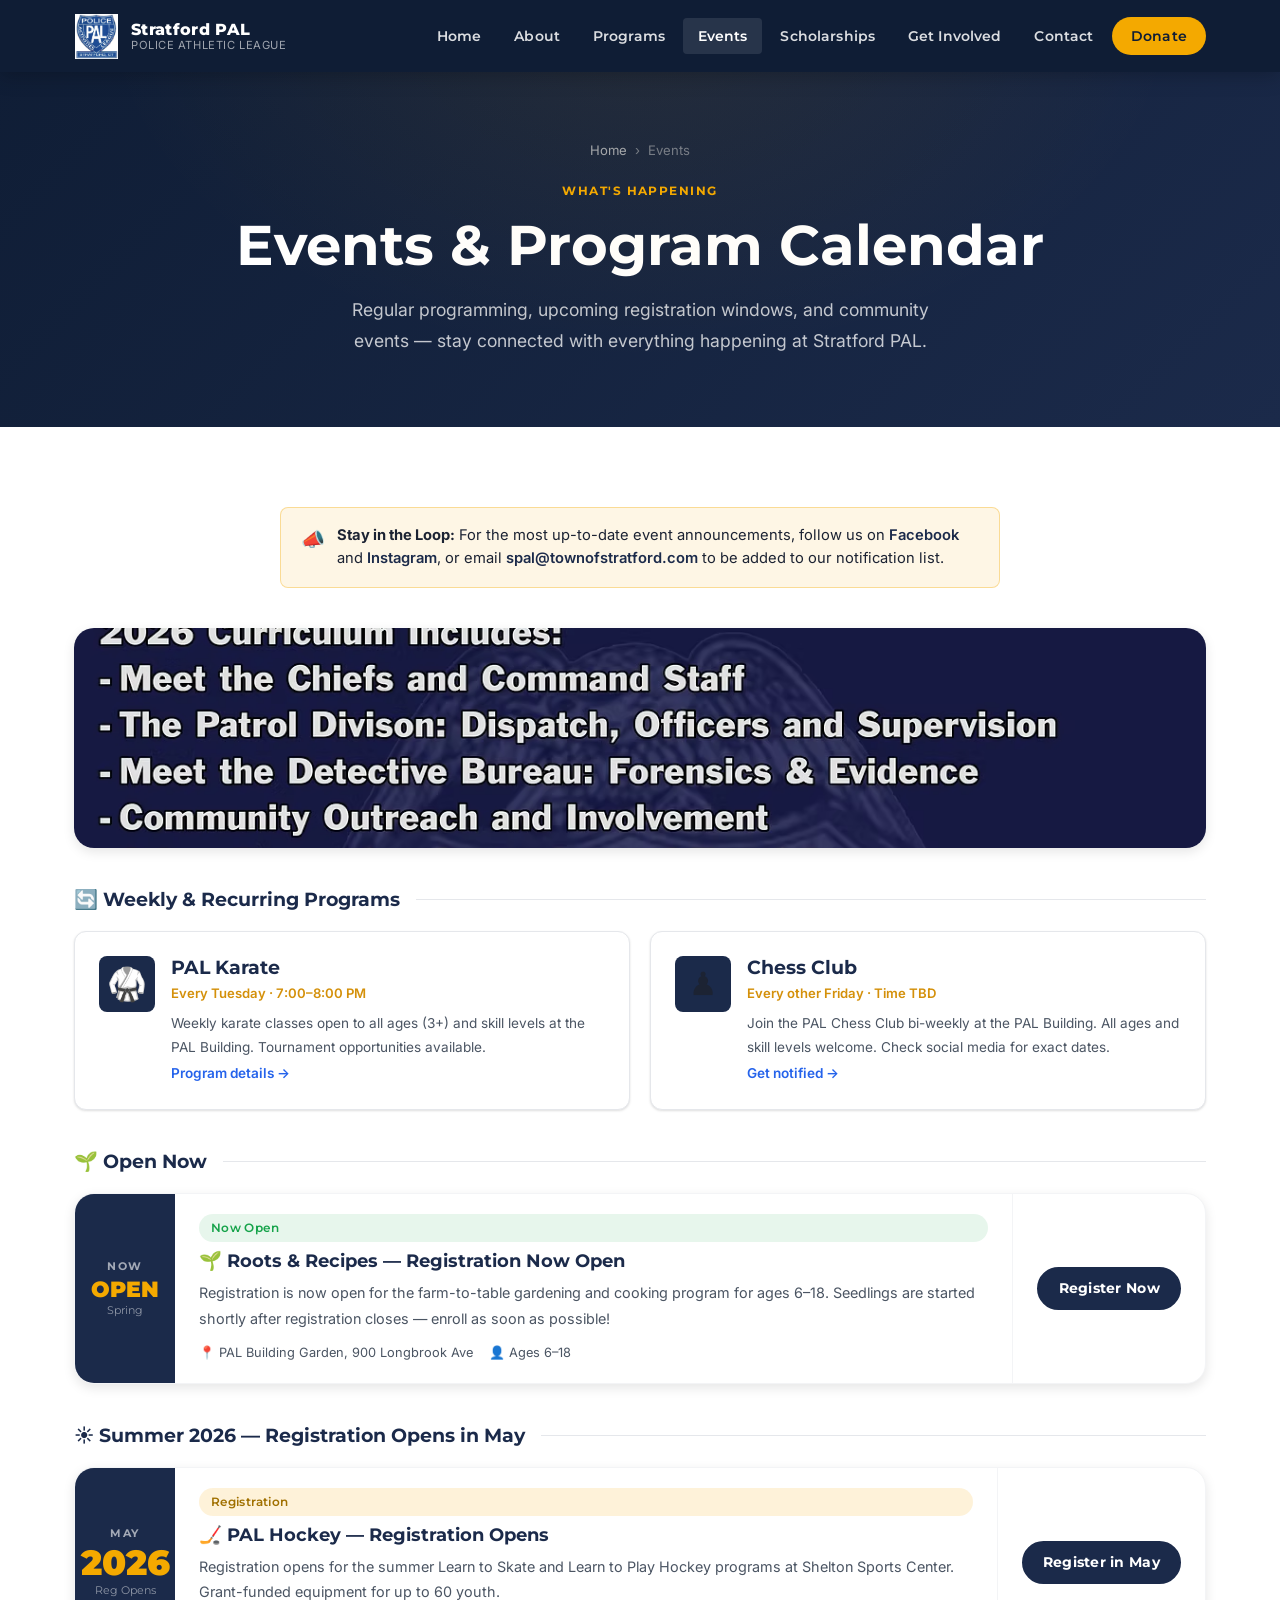
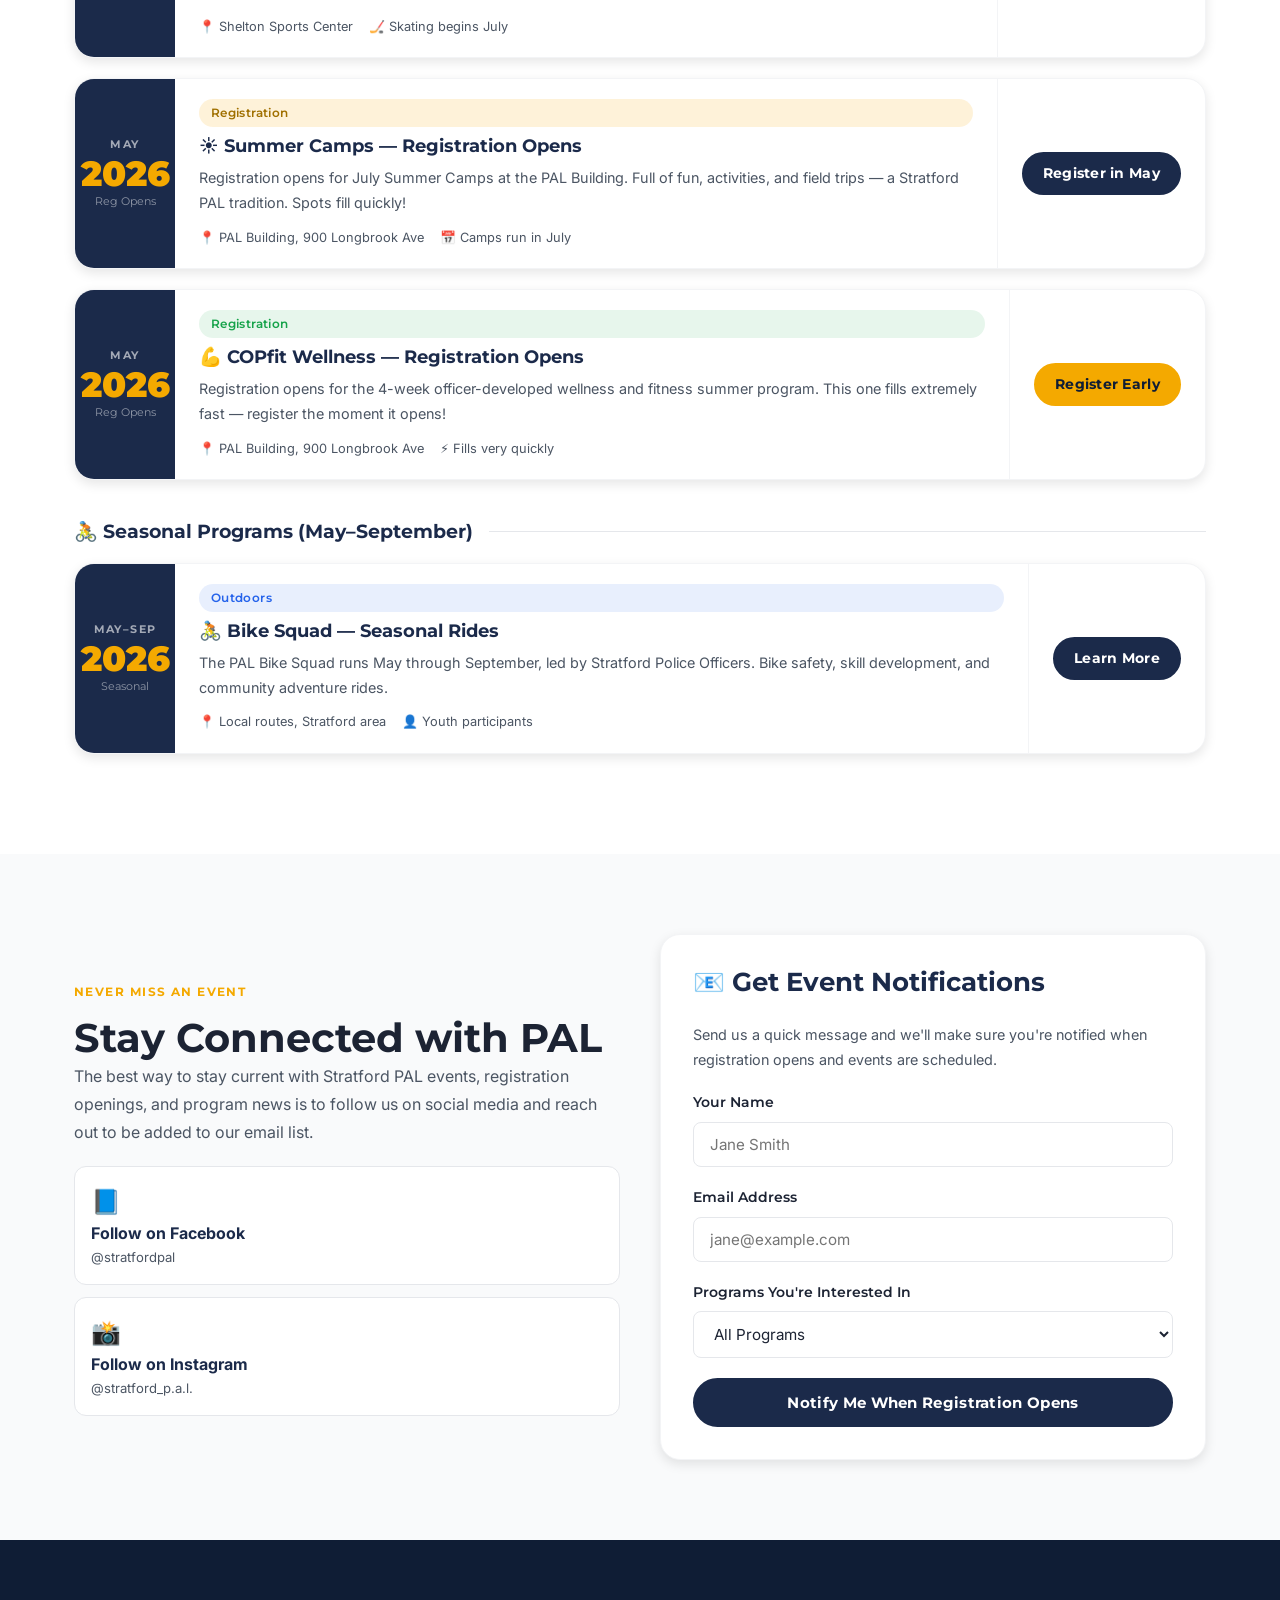
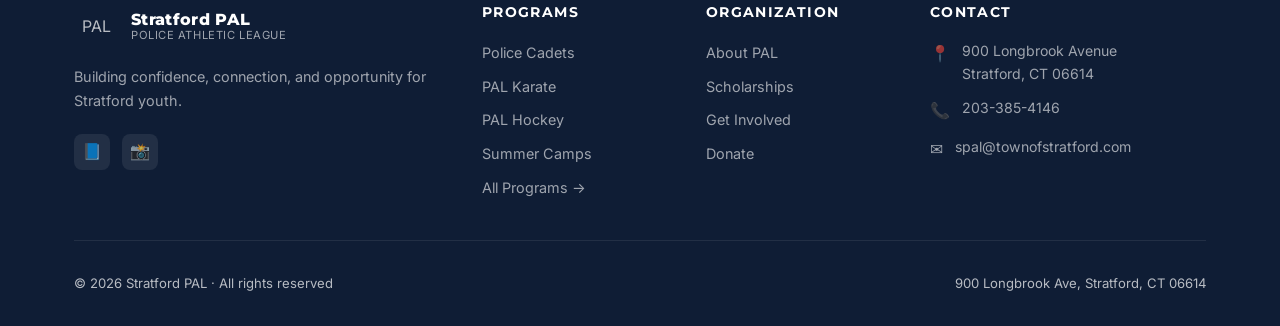
<file: events.html>
<!DOCTYPE html>
<html lang="en">
<head>
  <meta charset="UTF-8" />
  <meta name="viewport" content="width=device-width, initial-scale=1.0" />
  <link rel="icon" type="image/png" href="assets/images/pal-shield-logo.png" />
  <title>Events &amp; Calendar — Stratford PAL</title>
  <meta name="description" content="Stay up to date with Stratford PAL events, program schedules, and registration dates for Stratford, CT." />
  <link rel="preconnect" href="https://fonts.googleapis.com" />
  <link rel="preconnect" href="https://fonts.gstatic.com" crossorigin />
  <link href="https://fonts.googleapis.com/css2?family=Inter:wght@400;500;600&family=Montserrat:wght@600;700;800;900&display=swap" rel="stylesheet" />
  <link rel="stylesheet" href="css/styles.css" />
  <style>
    .animate-on-scroll {
      opacity: 0; transform: translateY(20px);
      transition: opacity 0.6s ease, transform 0.6s ease;
    }
    .animate-on-scroll.is-visible { opacity: 1; transform: translateY(0); }

    /* Full event cards */
    .event-full-card {
      background: var(--white);
      border-radius: var(--radius-xl);
      box-shadow: var(--shadow-md);
      border: 1px solid var(--gray-100);
      overflow: hidden;
      display: grid;
      grid-template-columns: 100px 1fr auto;
      align-items: stretch;
      margin-bottom: var(--space-5);
      transition: all var(--transition);
    }
    .event-full-card:hover { box-shadow: var(--shadow-lg); }
    .event-date-col {
      background: var(--navy);
      display: flex;
      flex-direction: column;
      align-items: center;
      justify-content: center;
      padding: var(--space-5) var(--space-4);
      text-align: center;
      min-width: 100px;
    }
    .event-date-col .month {
      font-family: var(--font-head);
      font-size: 0.7rem;
      font-weight: 700;
      text-transform: uppercase;
      letter-spacing: 0.12em;
      color: rgba(255,255,255,0.6);
      margin-bottom: 2px;
    }
    .event-date-col .day {
      font-family: var(--font-head);
      font-size: 2.2rem;
      font-weight: 900;
      color: var(--gold);
      line-height: 1;
    }
    .event-date-col .day-name {
      font-family: var(--font-head);
      font-size: 0.7rem;
      color: rgba(255,255,255,0.5);
      margin-top: 2px;
    }
    .event-body {
      padding: var(--space-5) var(--space-6);
      display: flex;
      flex-direction: column;
      justify-content: center;
    }
    .event-body .event-category {
      margin-bottom: var(--space-2);
    }
    .event-body h3 { font-size: 1.15rem; color: var(--navy); margin-bottom: var(--space-2); }
    .event-body p { font-size: 0.9rem; margin-bottom: var(--space-3); }
    .event-meta-row {
      display: flex;
      flex-wrap: wrap;
      gap: var(--space-4);
    }
    .event-meta-tag {
      display: flex;
      align-items: center;
      gap: var(--space-1);
      font-size: 0.8rem;
      color: var(--text-light);
    }
    .event-action-col {
      padding: var(--space-5) var(--space-6);
      display: flex;
      align-items: center;
      border-left: 1px solid var(--gray-100);
    }

    /* Category sections */
    .events-section-title {
      display: flex;
      align-items: center;
      gap: var(--space-4);
      margin: var(--space-10) 0 var(--space-5);
    }
    .events-section-title h3 {
      color: var(--navy);
      font-size: 1.2rem;
      white-space: nowrap;
    }
    .events-section-line {
      flex: 1;
      height: 1px;
      background: var(--gray-200);
    }

    /* Recurring event card */
    .recurring-grid {
      display: grid;
      grid-template-columns: repeat(2, 1fr);
      gap: var(--space-5);
    }
    .recurring-card {
      background: var(--white);
      border-radius: var(--radius-lg);
      padding: var(--space-6);
      border: 1px solid var(--gray-200);
      box-shadow: var(--shadow-sm);
      display: flex;
      gap: var(--space-4);
      align-items: flex-start;
      transition: all var(--transition);
    }
    .recurring-card:hover { box-shadow: var(--shadow-md); border-color: var(--gray-300); }
    .recurring-icon {
      font-size: 2rem;
      width: 56px; height: 56px;
      background: var(--navy);
      border-radius: var(--radius-md);
      display: flex;
      align-items: center;
      justify-content: center;
      flex-shrink: 0;
    }
    .recurring-card h4 { color: var(--navy); margin-bottom: var(--space-1); }
    .recurring-card .rec-time { font-size: 0.82rem; color: var(--gold-dark); font-weight: 600; margin-bottom: var(--space-2); }
    .recurring-card p { font-size: 0.85rem; }

    @media (max-width: 768px) {
      .event-full-card { grid-template-columns: 80px 1fr; }
      .event-action-col { display: none; }
      .recurring-grid { grid-template-columns: 1fr; }
    }
    @media (max-width: 480px) {
      .event-full-card { grid-template-columns: 1fr; }
      .event-date-col { flex-direction: row; gap: var(--space-3); padding: var(--space-3) var(--space-4); }
    }
  </style>
</head>
<body>

  <!-- Navigation -->
  <nav class="nav" role="navigation">
    <div class="container">
      <div class="nav-inner">
        <a href="index.html" class="nav-logo" aria-label="Stratford PAL Home">
          <div class="nav-logo-badge">
            <img src="assets/images/pal-shield-logo.png" alt="Stratford PAL Shield" />
          </div>
          <div class="nav-logo-text">
            <span class="nav-logo-name">Stratford PAL</span>
            <span class="nav-logo-sub">Police Athletic League</span>
          </div>
        </a>
        <div class="nav-links">
          <a href="index.html">Home</a>
          <a href="about.html">About</a>
          <a href="programs.html">Programs</a>
          <a href="events.html" class="active">Events</a>
          <a href="scholarships.html">Scholarships</a>
          <a href="get-involved.html">Get Involved</a>
          <a href="contact.html">Contact</a>
          <a href="https://donorbox.org/stratford-pal-donations" target="_blank" rel="noopener" class="nav-cta">Donate</a>
        </div>
        <button class="nav-hamburger" aria-label="Open menu" aria-expanded="false">
          <span></span><span></span><span></span>
        </button>
      </div>
    </div>
    <div class="nav-mobile">
      <a href="index.html">Home</a>
      <a href="about.html">About</a>
      <a href="programs.html">Programs</a>
      <a href="events.html">Events</a>
      <a href="scholarships.html">Scholarships</a>
      <a href="get-involved.html">Get Involved</a>
      <a href="contact.html">Contact</a>
      <a href="https://donorbox.org/stratford-pal-donations" target="_blank" rel="noopener">Donate</a>
    </div>
  </nav>

  <!-- Page Hero -->
  <section class="page-hero">
    <div class="container">
      <div class="breadcrumb">
        <a href="index.html">Home</a>
        <span>›</span>
        <span>Events</span>
      </div>
      <span class="eyebrow">What's Happening</span>
      <h1>Events &amp; Program Calendar</h1>
      <p>Regular programming, upcoming registration windows, and community events — stay connected with everything happening at Stratford PAL.</p>
    </div>
  </section>

  <section class="section">
    <div class="container">

      <!-- Social media notice -->
      <div class="notice-box animate-on-scroll" style="max-width: 720px; margin: 0 auto var(--space-10);">
        <span class="notice-icon">📣</span>
        <div>
          <strong>Stay in the Loop:</strong> For the most up-to-date event announcements, follow us on
          <a href="https://www.facebook.com/stratfordpal" target="_blank" rel="noopener" style="color: var(--navy); font-weight: 600;">Facebook</a> and
          <a href="https://www.instagram.com/stratford_p.a.l." target="_blank" rel="noopener" style="color: var(--navy); font-weight: 600;">Instagram</a>, or email
          <a href="mailto:spal@townofstratford.com" style="color: var(--navy); font-weight: 600;">spal@townofstratford.com</a> to be added to our notification list.
        </div>
      </div>

      <!-- Photo Banner -->
      <div class="animate-on-scroll" style="margin-bottom: var(--space-10); border-radius: var(--radius-xl); overflow: hidden; box-shadow: var(--shadow-md);">
        <img src="assets/images/real-community-2.avif" alt="Stratford PAL community events and programs"
             style="width:100%;height:220px;object-fit:cover;display:block;"/>
      </div>

      <!-- Recurring Programs -->
      <div class="events-section-title animate-on-scroll">
        <h3>🔄 Weekly &amp; Recurring Programs</h3>
        <div class="events-section-line"></div>
      </div>
      <div class="recurring-grid">
        <div class="recurring-card animate-on-scroll">
          <div class="recurring-icon">🥋</div>
          <div>
            <h4>PAL Karate</h4>
            <div class="rec-time">Every Tuesday · 7:00–8:00 PM</div>
            <p>Weekly karate classes open to all ages (3+) and skill levels at the PAL Building. Tournament opportunities available.</p>
            <a href="programs.html#karate" style="color: var(--blue); font-weight: 600; font-size: 0.85rem;">Program details →</a>
          </div>
        </div>
        <div class="recurring-card animate-on-scroll delay-1">
          <div class="recurring-icon">♟️</div>
          <div>
            <h4>Chess Club</h4>
            <div class="rec-time">Every other Friday · Time TBD</div>
            <p>Join the PAL Chess Club bi-weekly at the PAL Building. All ages and skill levels welcome. Check social media for exact dates.</p>
            <a href="contact.html" style="color: var(--blue); font-weight: 600; font-size: 0.85rem;">Get notified →</a>
          </div>
        </div>
      </div>

      <!-- Spring 2026 — Now Open -->
      <div class="events-section-title animate-on-scroll">
        <h3>🌱 Open Now</h3>
        <div class="events-section-line"></div>
      </div>

      <div class="event-full-card animate-on-scroll">
        <div class="event-date-col">
          <div class="month">NOW</div>
          <div class="day" style="font-size:1.4rem;">OPEN</div>
          <div class="day-name">Spring</div>
        </div>
        <div class="event-body">
          <span class="badge badge-green event-category">Now Open</span>
          <h3>🌱 Roots &amp; Recipes — Registration Now Open</h3>
          <p>Registration is now open for the farm-to-table gardening and cooking program for ages 6–18. Seedlings are started shortly after registration closes — enroll as soon as possible!</p>
          <div class="event-meta-row">
            <div class="event-meta-tag">📍 PAL Building Garden, 900 Longbrook Ave</div>
            <div class="event-meta-tag">👤 Ages 6–18</div>
          </div>
        </div>
        <div class="event-action-col">
          <a href="mailto:spal@townofstratford.com?subject=Roots and Recipes Registration" class="btn btn-navy btn-sm">Register Now</a>
        </div>
      </div>

      <!-- Summer 2026 -->
      <div class="events-section-title animate-on-scroll">
        <h3>☀️ Summer 2026 — Registration Opens in May</h3>
        <div class="events-section-line"></div>
      </div>

      <div class="event-full-card animate-on-scroll">
        <div class="event-date-col">
          <div class="month">May</div>
          <div class="day">2026</div>
          <div class="day-name">Reg Opens</div>
        </div>
        <div class="event-body">
          <span class="badge badge-gold event-category">Registration</span>
          <h3>🏒 PAL Hockey — Registration Opens</h3>
          <p>Registration opens for the summer Learn to Skate and Learn to Play Hockey programs at Shelton Sports Center. Grant-funded equipment for up to 60 youth.</p>
          <div class="event-meta-row">
            <div class="event-meta-tag">📍 Shelton Sports Center</div>
            <div class="event-meta-tag">🏒 Skating begins July</div>
          </div>
        </div>
        <div class="event-action-col">
          <a href="mailto:spal@townofstratford.com?subject=Hockey Registration" class="btn btn-navy btn-sm">Register in May</a>
        </div>
      </div>

      <div class="event-full-card animate-on-scroll">
        <div class="event-date-col">
          <div class="month">May</div>
          <div class="day">2026</div>
          <div class="day-name">Reg Opens</div>
        </div>
        <div class="event-body">
          <span class="badge badge-gold event-category">Registration</span>
          <h3>☀️ Summer Camps — Registration Opens</h3>
          <p>Registration opens for July Summer Camps at the PAL Building. Full of fun, activities, and field trips — a Stratford PAL tradition. Spots fill quickly!</p>
          <div class="event-meta-row">
            <div class="event-meta-tag">📍 PAL Building, 900 Longbrook Ave</div>
            <div class="event-meta-tag">📅 Camps run in July</div>
          </div>
        </div>
        <div class="event-action-col">
          <a href="mailto:spal@townofstratford.com?subject=Summer Camp Registration" class="btn btn-navy btn-sm">Register in May</a>
        </div>
      </div>

      <div class="event-full-card animate-on-scroll">
        <div class="event-date-col">
          <div class="month">May</div>
          <div class="day">2026</div>
          <div class="day-name">Reg Opens</div>
        </div>
        <div class="event-body">
          <span class="badge badge-green event-category">Registration</span>
          <h3>💪 COPfit Wellness — Registration Opens</h3>
          <p>Registration opens for the 4-week officer-developed wellness and fitness summer program. This one fills extremely fast — register the moment it opens!</p>
          <div class="event-meta-row">
            <div class="event-meta-tag">📍 PAL Building, 900 Longbrook Ave</div>
            <div class="event-meta-tag">⚡ Fills very quickly</div>
          </div>
        </div>
        <div class="event-action-col">
          <a href="mailto:spal@townofstratford.com?subject=COPfit Registration" class="btn btn-primary btn-sm">Register Early</a>
        </div>
      </div>

      <!-- Seasonal Programs -->
      <div class="events-section-title animate-on-scroll">
        <h3>🚴 Seasonal Programs (May–September)</h3>
        <div class="events-section-line"></div>
      </div>

      <div class="event-full-card animate-on-scroll">
        <div class="event-date-col">
          <div class="month">May–Sep</div>
          <div class="day">2026</div>
          <div class="day-name">Seasonal</div>
        </div>
        <div class="event-body">
          <span class="badge badge-blue event-category">Outdoors</span>
          <h3>🚴 Bike Squad — Seasonal Rides</h3>
          <p>The PAL Bike Squad runs May through September, led by Stratford Police Officers. Bike safety, skill development, and community adventure rides.</p>
          <div class="event-meta-row">
            <div class="event-meta-tag">📍 Local routes, Stratford area</div>
            <div class="event-meta-tag">👤 Youth participants</div>
          </div>
        </div>
        <div class="event-action-col">
          <a href="programs.html#bike-squad" class="btn btn-navy btn-sm">Learn More</a>
        </div>
      </div>

    </div>
  </section>

  <!-- Stay Connected -->
  <section class="section section--bg">
    <div class="container">
      <div style="display: grid; grid-template-columns: 1fr 1fr; gap: var(--space-10); align-items: center;">
        <div class="animate-on-scroll">
          <span class="eyebrow">Never Miss an Event</span>
          <h2>Stay Connected with PAL</h2>
          <p style="margin-bottom: var(--space-5);">The best way to stay current with Stratford PAL events, registration openings, and program news is to follow us on social media and reach out to be added to our email list.</p>
          <div style="display: flex; flex-direction: column; gap: var(--space-3);">
            <a href="https://www.facebook.com/stratfordpal" target="_blank" rel="noopener" class="involve-card" style="padding: var(--space-4); flex-direction: row; align-items: center; gap: var(--space-4); margin: 0;">
              <span style="font-size: 1.5rem;">📘</span>
              <div>
                <strong style="color: var(--navy);">Follow on Facebook</strong>
                <div style="font-size: 0.82rem; color: var(--text-light);">@stratfordpal</div>
              </div>
            </a>
            <a href="https://www.instagram.com/stratford_p.a.l." target="_blank" rel="noopener" class="involve-card" style="padding: var(--space-4); flex-direction: row; align-items: center; gap: var(--space-4); margin: 0;">
              <span style="font-size: 1.5rem;">📸</span>
              <div>
                <strong style="color: var(--navy);">Follow on Instagram</strong>
                <div style="font-size: 0.82rem; color: var(--text-light);">@stratford_p.a.l.</div>
              </div>
            </a>
          </div>
        </div>
        <div class="animate-on-scroll delay-2">
          <div class="contact-form">
            <h3>📧 Get Event Notifications</h3>
            <p style="margin-bottom: var(--space-5); font-size: 0.9rem;">Send us a quick message and we'll make sure you're notified when registration opens and events are scheduled.</p>
            <form id="notify-form" action="mailto:spal@townofstratford.com" method="get" enctype="text/plain">
              <div class="form-group">
                <label for="notify-name">Your Name</label>
                <input type="text" id="notify-name" name="name" placeholder="Jane Smith" required />
              </div>
              <div class="form-group">
                <label for="notify-email">Email Address</label>
                <input type="email" id="notify-email" name="email" placeholder="jane@example.com" required />
              </div>
              <div class="form-group">
                <label for="notify-programs">Programs You're Interested In</label>
                <select id="notify-programs" name="programs">
                  <option>All Programs</option>
                  <option>Summer Camps</option>
                  <option>PAL Hockey</option>
                  <option>COPfit Wellness</option>
                  <option>Police Cadets</option>
                  <option>Roots &amp; Recipes</option>
                  <option>PAL Karate</option>
                  <option>Chess Club</option>
                </select>
              </div>
              <button type="submit" class="btn btn-navy" style="width: 100%; justify-content: center;">
                Notify Me When Registration Opens
              </button>
            </form>
          </div>
        </div>
      </div>
    </div>
  </section>

  <!-- Footer -->
  <footer class="footer">
    <div class="container">
      <div class="footer-grid">
        <div class="footer-brand">
          <a href="index.html" class="nav-logo" style="margin-bottom: var(--space-4);">
            <div class="nav-logo-badge">PAL</div>
            <div class="nav-logo-text">
              <span class="nav-logo-name">Stratford PAL</span>
              <span class="nav-logo-sub">Police Athletic League</span>
            </div>
          </a>
          <p>Building confidence, connection, and opportunity for Stratford youth.</p>
          <div class="footer-social">
            <a href="https://www.facebook.com/stratfordpal" target="_blank" rel="noopener" aria-label="Facebook">📘</a>
            <a href="https://www.instagram.com/stratford_p.a.l." target="_blank" rel="noopener" aria-label="Instagram">📸</a>
          </div>
        </div>
        <div class="footer-col">
          <h4>Programs</h4>
          <ul>
            <li><a href="programs.html#police-cadets">Police Cadets</a></li>
            <li><a href="programs.html#karate">PAL Karate</a></li>
            <li><a href="programs.html#hockey">PAL Hockey</a></li>
            <li><a href="programs.html#summer-camps">Summer Camps</a></li>
            <li><a href="programs.html">All Programs →</a></li>
          </ul>
        </div>
        <div class="footer-col">
          <h4>Organization</h4>
          <ul>
            <li><a href="about.html">About PAL</a></li>
            <li><a href="scholarships.html">Scholarships</a></li>
            <li><a href="get-involved.html">Get Involved</a></li>
            <li><a href="https://donorbox.org/stratford-pal-donations" target="_blank" rel="noopener">Donate</a></li>
          </ul>
        </div>
        <div class="footer-col">
          <h4>Contact</h4>
          <div class="footer-contact-item">
            <span class="fc-icon">📍</span>
            <span>900 Longbrook Avenue<br>Stratford, CT 06614</span>
          </div>
          <div class="footer-contact-item">
            <span class="fc-icon">📞</span>
            <a href="tel:+12033854146">203-385-4146</a>
          </div>
          <div class="footer-contact-item">
            <span class="fc-icon">✉️</span>
            <a href="mailto:spal@townofstratford.com">spal@townofstratford.com</a>
          </div>
        </div>
      </div>
      <div class="footer-bottom">
        <span>© 2026 Stratford PAL · All rights reserved</span>
        <span>900 Longbrook Ave, Stratford, CT 06614</span>
      </div>
    </div>
  </footer>

  <script src="js/main.js"></script>
</body>
</html>
</file>
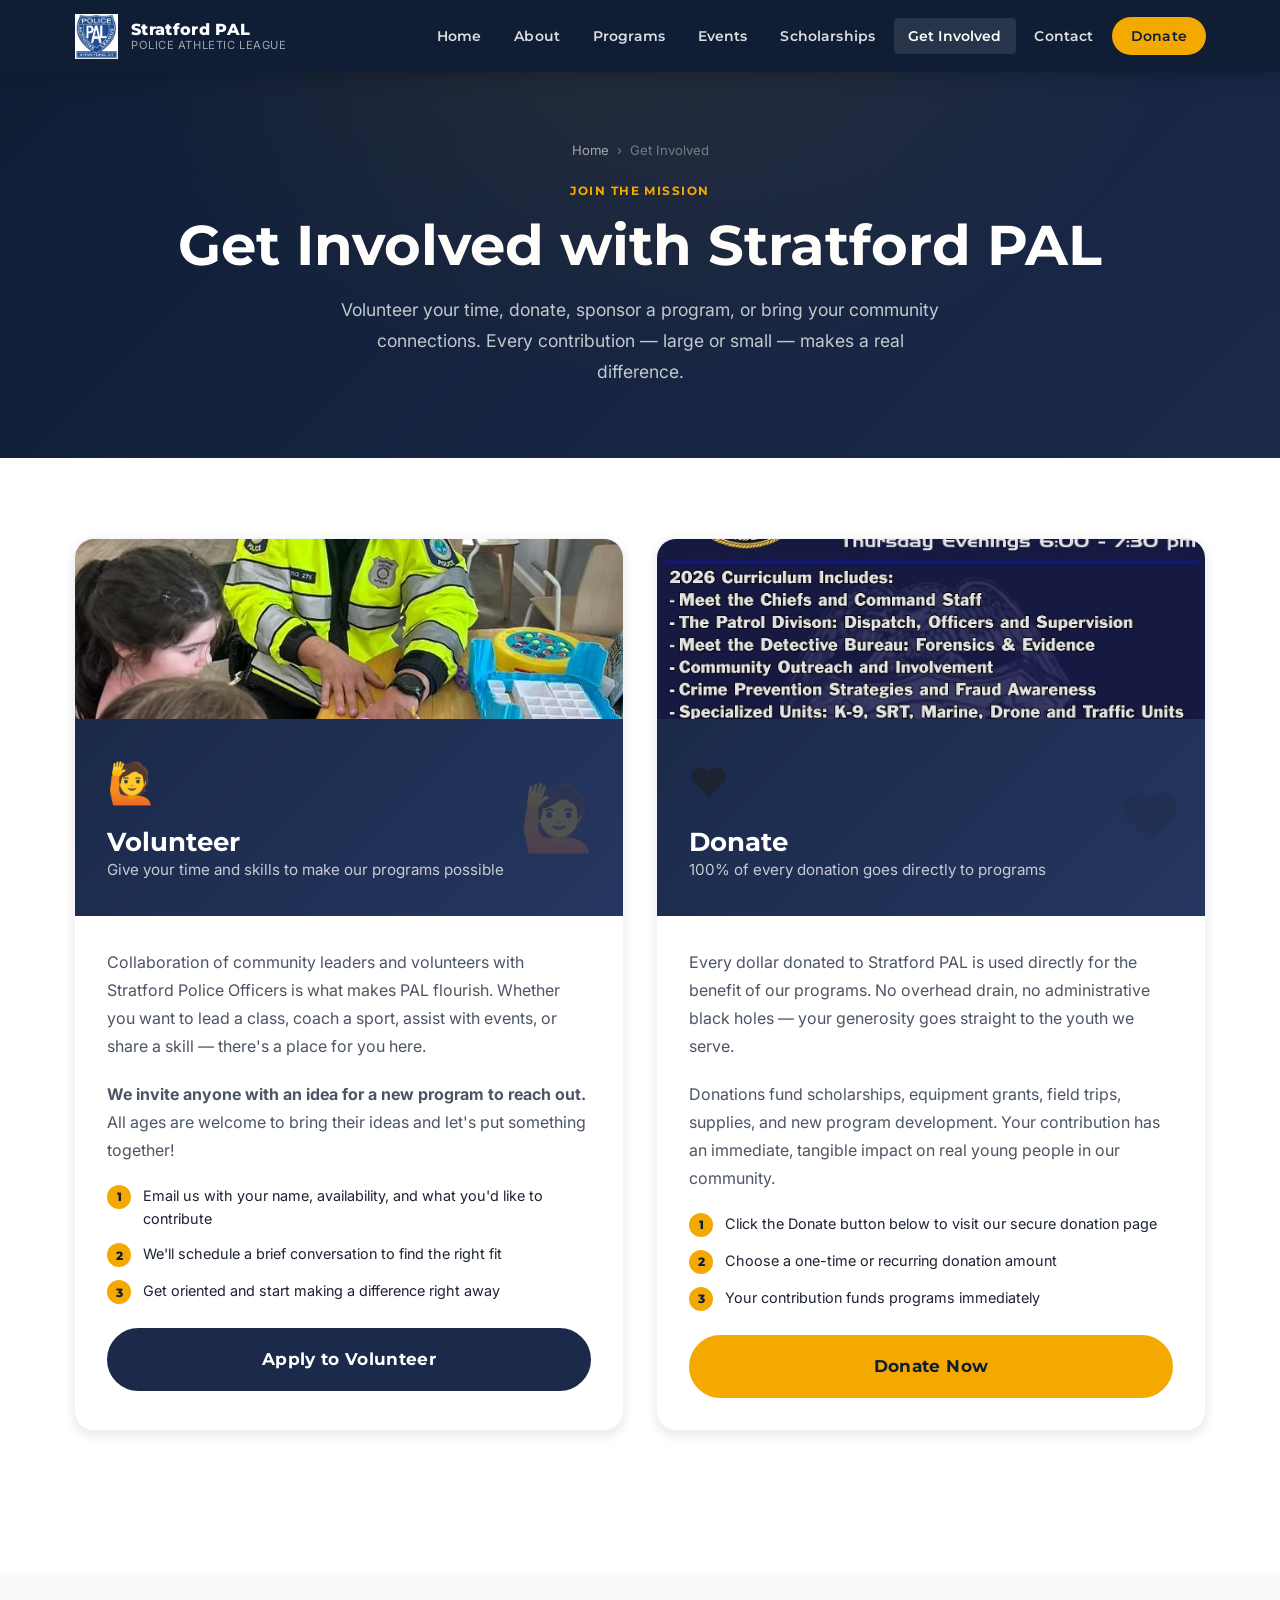
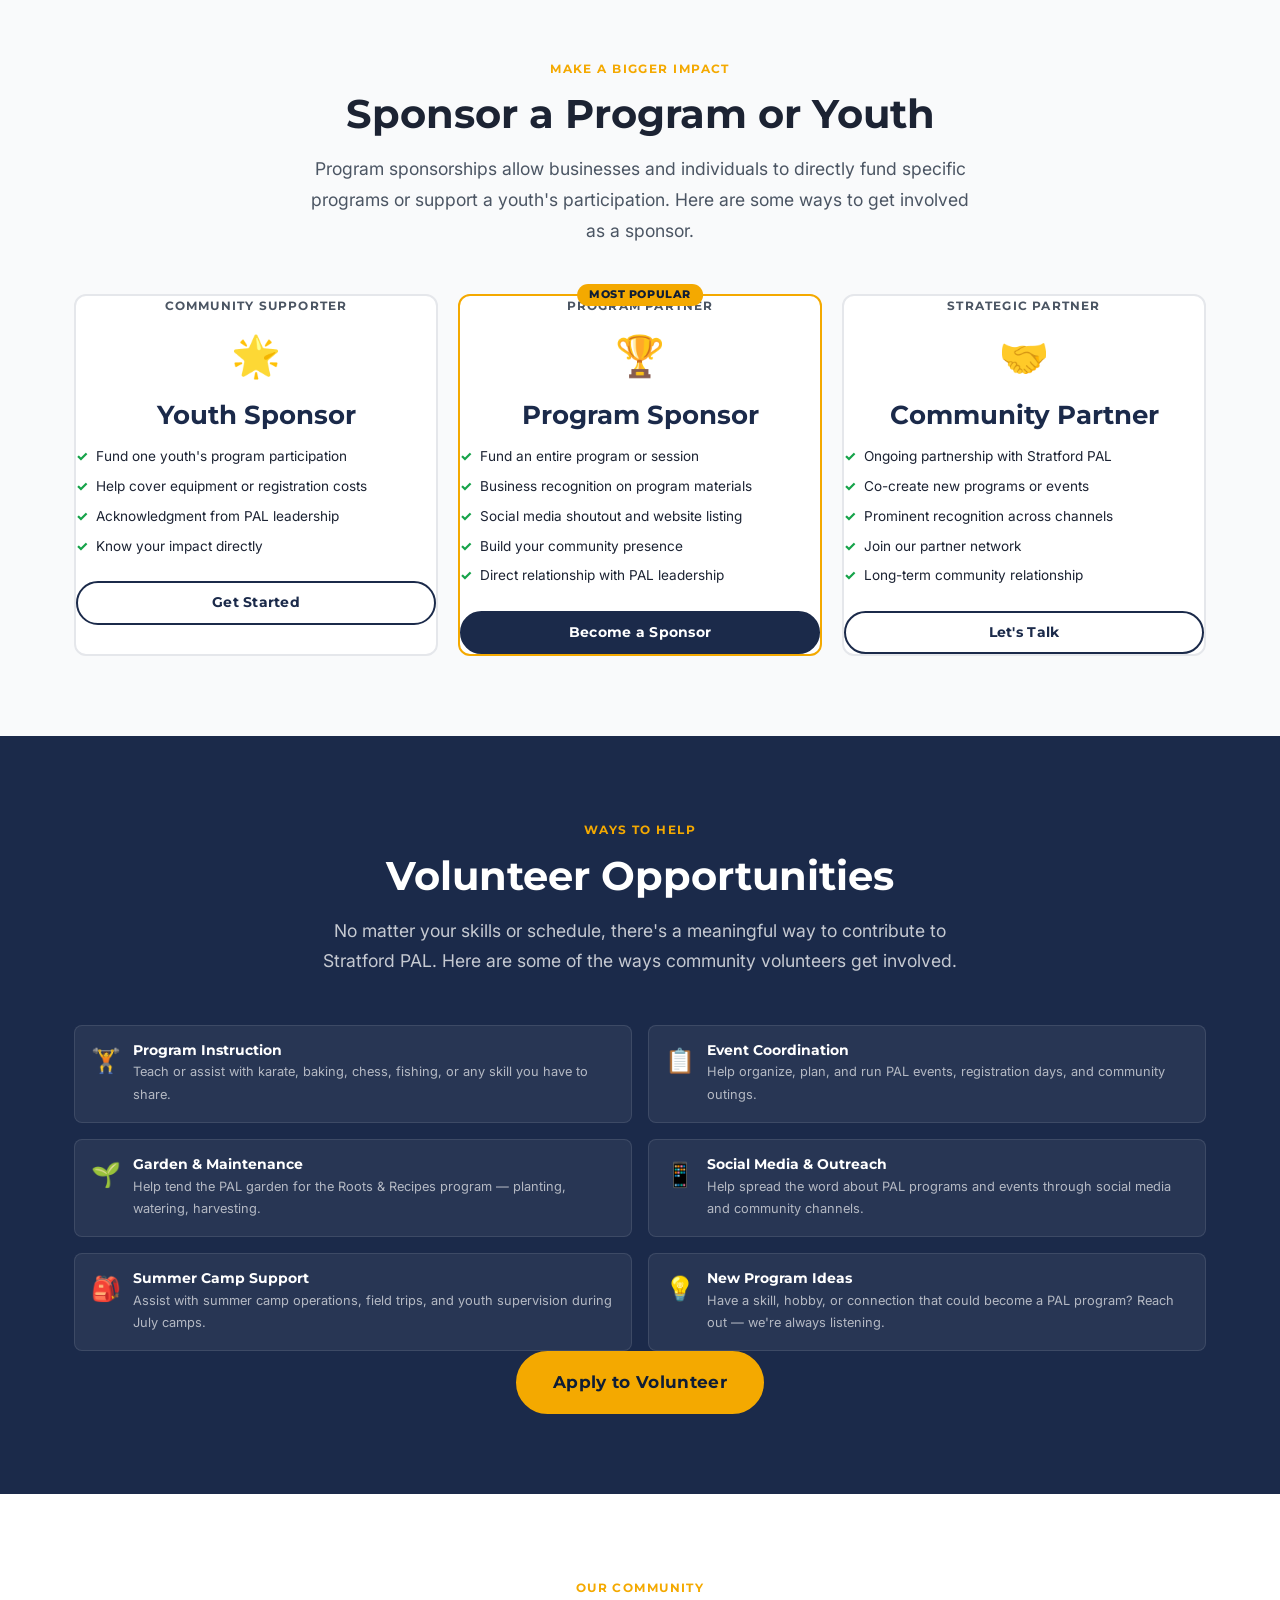
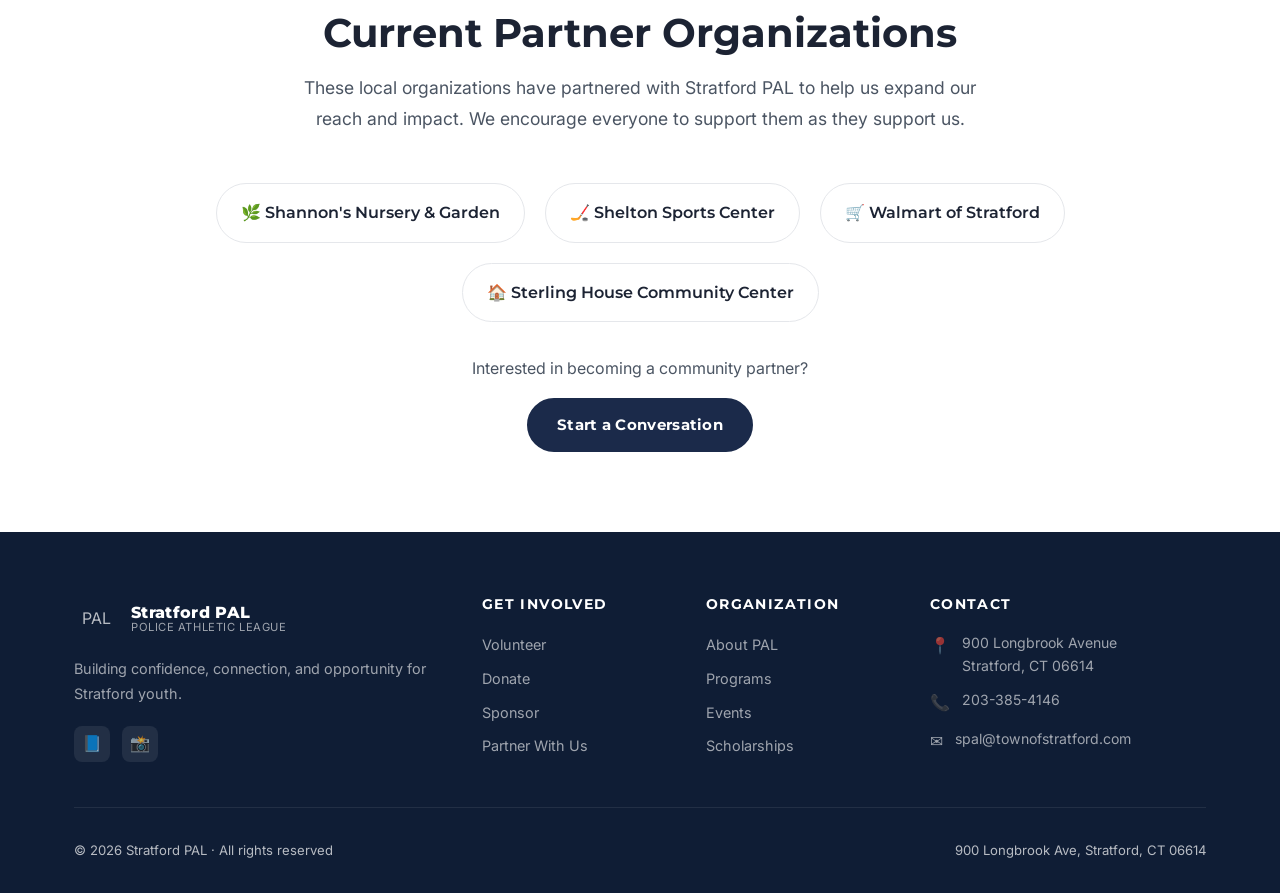
<file: get-involved.html>
<!DOCTYPE html>
<html lang="en">
<head>
  <meta charset="UTF-8" />
  <meta name="viewport" content="width=device-width, initial-scale=1.0" />
  <link rel="icon" type="image/png" href="assets/images/pal-shield-logo.png" />
  <title>Get Involved — Stratford PAL</title>
  <meta name="description" content="Volunteer, donate, sponsor, or partner with Stratford PAL to help build opportunity and community for youth in Stratford, CT." />
  <link rel="preconnect" href="https://fonts.googleapis.com" />
  <link rel="preconnect" href="https://fonts.gstatic.com" crossorigin />
  <link href="https://fonts.googleapis.com/css2?family=Inter:wght@400;500;600&family=Montserrat:wght@600;700;800;900&display=swap" rel="stylesheet" />
  <link rel="stylesheet" href="css/styles.css" />
  <style>
    .animate-on-scroll {
      opacity: 0; transform: translateY(20px);
      transition: opacity 0.6s ease, transform 0.6s ease;
    }
    .animate-on-scroll.is-visible { opacity: 1; transform: translateY(0); }

    /* Ways to help hero cards */
    .ways-grid {
      display: grid;
      grid-template-columns: repeat(2, 1fr);
      gap: var(--space-8);
      margin-bottom: var(--space-16);
    }
    .way-card {
      background: var(--white);
      border-radius: var(--radius-xl);
      overflow: hidden;
      box-shadow: var(--shadow-md);
      border: 1px solid var(--gray-100);
    }
    .way-card-header {
      background: linear-gradient(135deg, var(--navy) 0%, var(--navy-light) 100%);
      padding: var(--space-8);
      position: relative;
      overflow: hidden;
    }
    .way-card-header::before {
      content: attr(data-icon);
      position: absolute;
      right: var(--space-6);
      top: 50%;
      transform: translateY(-50%);
      font-size: 4rem;
      opacity: 0.2;
    }
    .way-card-header .way-icon { font-size: 2.5rem; margin-bottom: var(--space-3); }
    .way-card-header h2 { color: var(--white); font-size: 1.6rem; }
    .way-card-header p { color: rgba(255,255,255,0.75); margin: 0; font-size: 0.95rem; }
    .way-card-body { padding: var(--space-8); }
    .way-card-body p { margin-bottom: var(--space-5); }
    .way-steps {
      display: flex;
      flex-direction: column;
      gap: var(--space-3);
      margin-bottom: var(--space-6);
    }
    .way-step {
      display: flex;
      align-items: flex-start;
      gap: var(--space-3);
      font-size: 0.9rem;
    }
    .step-num {
      width: 24px; height: 24px;
      background: var(--gold);
      color: var(--navy-dark);
      border-radius: 50%;
      display: flex;
      align-items: center;
      justify-content: center;
      font-family: var(--font-head);
      font-weight: 800;
      font-size: 0.75rem;
      flex-shrink: 0;
      margin-top: 1px;
    }

    /* Sponsor tiers */
    .sponsor-tiers {
      display: grid;
      grid-template-columns: repeat(3, 1fr);
      gap: var(--space-5);
    }
    .sponsor-tier {
      background: var(--white);
      border-radius: var(--radius-lg);
      padding: var(--space-7);
      text-align: center;
      border: 2px solid var(--gray-200);
      transition: all var(--transition);
    }
    .sponsor-tier.featured {
      border-color: var(--gold);
      position: relative;
    }
    .sponsor-tier.featured::before {
      content: 'Most Popular';
      position: absolute;
      top: -12px; left: 50%;
      transform: translateX(-50%);
      background: var(--gold);
      color: var(--navy-dark);
      font-family: var(--font-head);
      font-size: 0.7rem;
      font-weight: 800;
      padding: 2px 12px;
      border-radius: var(--radius-full);
      letter-spacing: 0.05em;
      text-transform: uppercase;
    }
    .sponsor-tier:hover { transform: translateY(-4px); box-shadow: var(--shadow-lg); }
    .tier-level { font-family: var(--font-head); font-size: 0.75rem; font-weight: 700; text-transform: uppercase; letter-spacing: 0.1em; color: var(--text-light); margin-bottom: var(--space-2); }
    .tier-icon { font-size: 2.5rem; margin-bottom: var(--space-3); }
    .sponsor-tier h3 { color: var(--navy); margin-bottom: var(--space-4); }
    .tier-perks { display: flex; flex-direction: column; gap: var(--space-2); margin-bottom: var(--space-6); text-align: left; }
    .tier-perk { display: flex; align-items: center; gap: var(--space-2); font-size: 0.85rem; color: var(--text); }
    .tier-perk::before { content: '✓'; color: var(--success); font-weight: 800; }

    /* Volunteer checklist */
    .vol-options {
      display: grid;
      grid-template-columns: repeat(2, 1fr);
      gap: var(--space-4);
    }
    .vol-option {
      display: flex;
      align-items: flex-start;
      gap: var(--space-3);
      padding: var(--space-4);
      background: rgba(255,255,255,0.06);
      border-radius: var(--radius-md);
      border: 1px solid rgba(255,255,255,0.1);
    }
    .vol-option .vo-icon { font-size: 1.5rem; flex-shrink: 0; }
    .vol-option h4 { color: var(--white); font-size: 0.9rem; margin-bottom: 2px; }
    .vol-option p { font-size: 0.8rem; color: rgba(255,255,255,0.65); margin: 0; }

    @media (max-width: 900px) {
      .ways-grid { grid-template-columns: 1fr; }
      .sponsor-tiers { grid-template-columns: 1fr; }
      .vol-options { grid-template-columns: 1fr; }
    }
  </style>
</head>
<body>

  <!-- Navigation -->
  <nav class="nav" role="navigation">
    <div class="container">
      <div class="nav-inner">
        <a href="index.html" class="nav-logo" aria-label="Stratford PAL Home">
          <div class="nav-logo-badge">
            <img src="assets/images/pal-shield-logo.png" alt="Stratford PAL Shield" />
          </div>
          <div class="nav-logo-text">
            <span class="nav-logo-name">Stratford PAL</span>
            <span class="nav-logo-sub">Police Athletic League</span>
          </div>
        </a>
        <div class="nav-links">
          <a href="index.html">Home</a>
          <a href="about.html">About</a>
          <a href="programs.html">Programs</a>
          <a href="events.html">Events</a>
          <a href="scholarships.html">Scholarships</a>
          <a href="get-involved.html" class="active">Get Involved</a>
          <a href="contact.html">Contact</a>
          <a href="https://donorbox.org/stratford-pal-donations" target="_blank" rel="noopener" class="nav-cta">Donate</a>
        </div>
        <button class="nav-hamburger" aria-label="Open menu" aria-expanded="false">
          <span></span><span></span><span></span>
        </button>
      </div>
    </div>
    <div class="nav-mobile">
      <a href="index.html">Home</a>
      <a href="about.html">About</a>
      <a href="programs.html">Programs</a>
      <a href="events.html">Events</a>
      <a href="scholarships.html">Scholarships</a>
      <a href="get-involved.html">Get Involved</a>
      <a href="contact.html">Contact</a>
      <a href="https://donorbox.org/stratford-pal-donations" target="_blank" rel="noopener">Donate</a>
    </div>
  </nav>

  <!-- Page Hero -->
  <section class="page-hero">
    <div class="container">
      <div class="breadcrumb">
        <a href="index.html">Home</a>
        <span>›</span>
        <span>Get Involved</span>
      </div>
      <span class="eyebrow">Join the Mission</span>
      <h1>Get Involved with Stratford PAL</h1>
      <p>Volunteer your time, donate, sponsor a program, or bring your community connections. Every contribution — large or small — makes a real difference.</p>
    </div>
  </section>

  <!-- WAYS TO HELP -->
  <section class="section">
    <div class="container">
      <div class="ways-grid">

        <!-- Volunteer -->
        <div class="way-card animate-on-scroll" id="volunteer">
          <img src="assets/images/real-program-2.avif" alt="Stratford PAL volunteers in action"
               style="width:100%;height:180px;object-fit:cover;display:block;"/>
          <div class="way-card-header" data-icon="🙋">
            <div class="way-icon">🙋</div>
            <h2>Volunteer</h2>
            <p>Give your time and skills to make our programs possible</p>
          </div>
          <div class="way-card-body">
            <p>Collaboration of community leaders and volunteers with Stratford Police Officers is what makes PAL flourish. Whether you want to lead a class, coach a sport, assist with events, or share a skill — there's a place for you here.</p>
            <p><strong>We invite anyone with an idea for a new program to reach out.</strong> All ages are welcome to bring their ideas and let's put something together!</p>
            <div class="way-steps">
              <div class="way-step">
                <div class="step-num">1</div>
                <span>Email us with your name, availability, and what you'd like to contribute</span>
              </div>
              <div class="way-step">
                <div class="step-num">2</div>
                <span>We'll schedule a brief conversation to find the right fit</span>
              </div>
              <div class="way-step">
                <div class="step-num">3</div>
                <span>Get oriented and start making a difference right away</span>
              </div>
            </div>
            <a href="https://docs.google.com/forms/d/e/1FAIpQLSexzMQw8GGF9QR-0dC2WvcNEvJoCclQll_2JktCxaUYVaYPPg/viewform" target="_blank" rel="noopener" class="btn btn-navy btn-lg" style="width: 100%; justify-content: center;">
              Apply to Volunteer
            </a>
          </div>
        </div>

        <!-- Donate -->
        <div class="way-card animate-on-scroll delay-1" id="donate">
          <img src="assets/images/real-community-2.avif" alt="Supporting Stratford PAL youth programs through donations"
               style="width:100%;height:180px;object-fit:cover;display:block;"/>
          <div class="way-card-header" data-icon="❤️">
            <div class="way-icon">❤️</div>
            <h2>Donate</h2>
            <p>100% of every donation goes directly to programs</p>
          </div>
          <div class="way-card-body">
            <p>Every dollar donated to Stratford PAL is used directly for the benefit of our programs. No overhead drain, no administrative black holes — your generosity goes straight to the youth we serve.</p>
            <p>Donations fund scholarships, equipment grants, field trips, supplies, and new program development. Your contribution has an immediate, tangible impact on real young people in our community.</p>
            <div class="way-steps">
              <div class="way-step">
                <div class="step-num">1</div>
                <span>Click the Donate button below to visit our secure donation page</span>
              </div>
              <div class="way-step">
                <div class="step-num">2</div>
                <span>Choose a one-time or recurring donation amount</span>
              </div>
              <div class="way-step">
                <div class="step-num">3</div>
                <span>Your contribution funds programs immediately</span>
              </div>
            </div>
            <a href="https://donorbox.org/stratford-pal-donations" target="_blank" rel="noopener" class="btn btn-primary btn-lg" style="width: 100%; justify-content: center;">
              Donate Now
            </a>
          </div>
        </div>

      </div>
    </div>
  </section>

  <!-- SPONSORSHIP SECTION -->
  <section class="section section--bg" id="sponsor">
    <div class="container">
      <div class="section-header animate-on-scroll">
        <span class="eyebrow">Make a Bigger Impact</span>
        <h2>Sponsor a Program or Youth</h2>
        <p>Program sponsorships allow businesses and individuals to directly fund specific programs or support a youth's participation. Here are some ways to get involved as a sponsor.</p>
      </div>
      <div class="sponsor-tiers animate-on-scroll delay-1">
        <div class="sponsor-tier">
          <div class="tier-level">Community Supporter</div>
          <div class="tier-icon">🌟</div>
          <h3>Youth Sponsor</h3>
          <div class="tier-perks">
            <div class="tier-perk">Fund one youth's program participation</div>
            <div class="tier-perk">Help cover equipment or registration costs</div>
            <div class="tier-perk">Acknowledgment from PAL leadership</div>
            <div class="tier-perk">Know your impact directly</div>
          </div>
          <a href="mailto:spal@townofstratford.com?subject=Youth Sponsorship Inquiry" class="btn btn-outline btn-sm" style="width: 100%; justify-content: center;">Get Started</a>
        </div>
        <div class="sponsor-tier featured">
          <div class="tier-level">Program Partner</div>
          <div class="tier-icon">🏆</div>
          <h3>Program Sponsor</h3>
          <div class="tier-perks">
            <div class="tier-perk">Fund an entire program or session</div>
            <div class="tier-perk">Business recognition on program materials</div>
            <div class="tier-perk">Social media shoutout and website listing</div>
            <div class="tier-perk">Build your community presence</div>
            <div class="tier-perk">Direct relationship with PAL leadership</div>
          </div>
          <a href="mailto:spal@townofstratford.com?subject=Program Sponsorship Inquiry" class="btn btn-navy btn-sm" style="width: 100%; justify-content: center;">Become a Sponsor</a>
        </div>
        <div class="sponsor-tier">
          <div class="tier-level">Strategic Partner</div>
          <div class="tier-icon">🤝</div>
          <h3>Community Partner</h3>
          <div class="tier-perks">
            <div class="tier-perk">Ongoing partnership with Stratford PAL</div>
            <div class="tier-perk">Co-create new programs or events</div>
            <div class="tier-perk">Prominent recognition across channels</div>
            <div class="tier-perk">Join our partner network</div>
            <div class="tier-perk">Long-term community relationship</div>
          </div>
          <a href="contact.html" class="btn btn-outline btn-sm" style="width: 100%; justify-content: center;">Let's Talk</a>
        </div>
      </div>
    </div>
  </section>

  <!-- VOLUNTEER OPPORTUNITIES -->
  <section class="section section--navy">
    <div class="container">
      <div class="section-header animate-on-scroll">
        <span class="eyebrow">Ways to Help</span>
        <h2 style="color: var(--white);">Volunteer Opportunities</h2>
        <p style="color: rgba(255,255,255,0.75);">No matter your skills or schedule, there's a meaningful way to contribute to Stratford PAL. Here are some of the ways community volunteers get involved.</p>
      </div>
      <div class="vol-options animate-on-scroll delay-1">
        <div class="vol-option">
          <div class="vo-icon">🏋️</div>
          <div>
            <h4>Program Instruction</h4>
            <p>Teach or assist with karate, baking, chess, fishing, or any skill you have to share.</p>
          </div>
        </div>
        <div class="vol-option">
          <div class="vo-icon">📋</div>
          <div>
            <h4>Event Coordination</h4>
            <p>Help organize, plan, and run PAL events, registration days, and community outings.</p>
          </div>
        </div>
        <div class="vol-option">
          <div class="vo-icon">🌱</div>
          <div>
            <h4>Garden &amp; Maintenance</h4>
            <p>Help tend the PAL garden for the Roots &amp; Recipes program — planting, watering, harvesting.</p>
          </div>
        </div>
        <div class="vol-option">
          <div class="vo-icon">📱</div>
          <div>
            <h4>Social Media &amp; Outreach</h4>
            <p>Help spread the word about PAL programs and events through social media and community channels.</p>
          </div>
        </div>
        <div class="vol-option">
          <div class="vo-icon">🎒</div>
          <div>
            <h4>Summer Camp Support</h4>
            <p>Assist with summer camp operations, field trips, and youth supervision during July camps.</p>
          </div>
        </div>
        <div class="vol-option">
          <div class="vo-icon">💡</div>
          <div>
            <h4>New Program Ideas</h4>
            <p>Have a skill, hobby, or connection that could become a PAL program? Reach out — we're always listening.</p>
          </div>
        </div>
      </div>
      <div class="text-center mt-10">
        <a href="https://docs.google.com/forms/d/e/1FAIpQLSexzMQw8GGF9QR-0dC2WvcNEvJoCclQll_2JktCxaUYVaYPPg/viewform" target="_blank" rel="noopener" class="btn btn-primary btn-lg">Apply to Volunteer</a>
      </div>
    </div>
  </section>

  <!-- CURRENT PARTNERS -->
  <section class="section">
    <div class="container">
      <div class="section-header animate-on-scroll">
        <span class="eyebrow">Our Community</span>
        <h2>Current Partner Organizations</h2>
        <p>These local organizations have partnered with Stratford PAL to help us expand our reach and impact. We encourage everyone to support them as they support us.</p>
      </div>
      <div class="partners-row animate-on-scroll delay-1" style="gap: var(--space-5);">
        <div class="partner-chip" style="padding: var(--space-4) var(--space-6); font-size: 1rem;">
          🌿 Shannon's Nursery &amp; Garden
        </div>
        <div class="partner-chip" style="padding: var(--space-4) var(--space-6); font-size: 1rem;">
          🏒 Shelton Sports Center
        </div>
        <div class="partner-chip" style="padding: var(--space-4) var(--space-6); font-size: 1rem;">
          🛒 Walmart of Stratford
        </div>
        <div class="partner-chip" style="padding: var(--space-4) var(--space-6); font-size: 1rem;">
          🏠 Sterling House Community Center
        </div>
      </div>
      <div class="text-center mt-8 animate-on-scroll">
        <p style="margin-bottom: var(--space-4);">Interested in becoming a community partner?</p>
        <a href="contact.html" class="btn btn-navy">Start a Conversation</a>
      </div>
    </div>
  </section>

  <!-- Footer -->
  <footer class="footer">
    <div class="container">
      <div class="footer-grid">
        <div class="footer-brand">
          <a href="index.html" class="nav-logo" style="margin-bottom: var(--space-4);">
            <div class="nav-logo-badge">PAL</div>
            <div class="nav-logo-text">
              <span class="nav-logo-name">Stratford PAL</span>
              <span class="nav-logo-sub">Police Athletic League</span>
            </div>
          </a>
          <p>Building confidence, connection, and opportunity for Stratford youth.</p>
          <div class="footer-social">
            <a href="https://www.facebook.com/stratfordpal" target="_blank" rel="noopener" aria-label="Facebook">📘</a>
            <a href="https://www.instagram.com/stratford_p.a.l." target="_blank" rel="noopener" aria-label="Instagram">📸</a>
          </div>
        </div>
        <div class="footer-col">
          <h4>Get Involved</h4>
          <ul>
            <li><a href="#volunteer">Volunteer</a></li>
            <li><a href="#donate">Donate</a></li>
            <li><a href="#sponsor">Sponsor</a></li>
            <li><a href="contact.html">Partner With Us</a></li>
          </ul>
        </div>
        <div class="footer-col">
          <h4>Organization</h4>
          <ul>
            <li><a href="about.html">About PAL</a></li>
            <li><a href="programs.html">Programs</a></li>
            <li><a href="events.html">Events</a></li>
            <li><a href="scholarships.html">Scholarships</a></li>
          </ul>
        </div>
        <div class="footer-col">
          <h4>Contact</h4>
          <div class="footer-contact-item">
            <span class="fc-icon">📍</span>
            <span>900 Longbrook Avenue<br>Stratford, CT 06614</span>
          </div>
          <div class="footer-contact-item">
            <span class="fc-icon">📞</span>
            <a href="tel:+12033854146">203-385-4146</a>
          </div>
          <div class="footer-contact-item">
            <span class="fc-icon">✉️</span>
            <a href="mailto:spal@townofstratford.com">spal@townofstratford.com</a>
          </div>
        </div>
      </div>
      <div class="footer-bottom">
        <span>© 2026 Stratford PAL · All rights reserved</span>
        <span>900 Longbrook Ave, Stratford, CT 06614</span>
      </div>
    </div>
  </footer>

  <script src="js/main.js"></script>
</body>
</html>
</file>
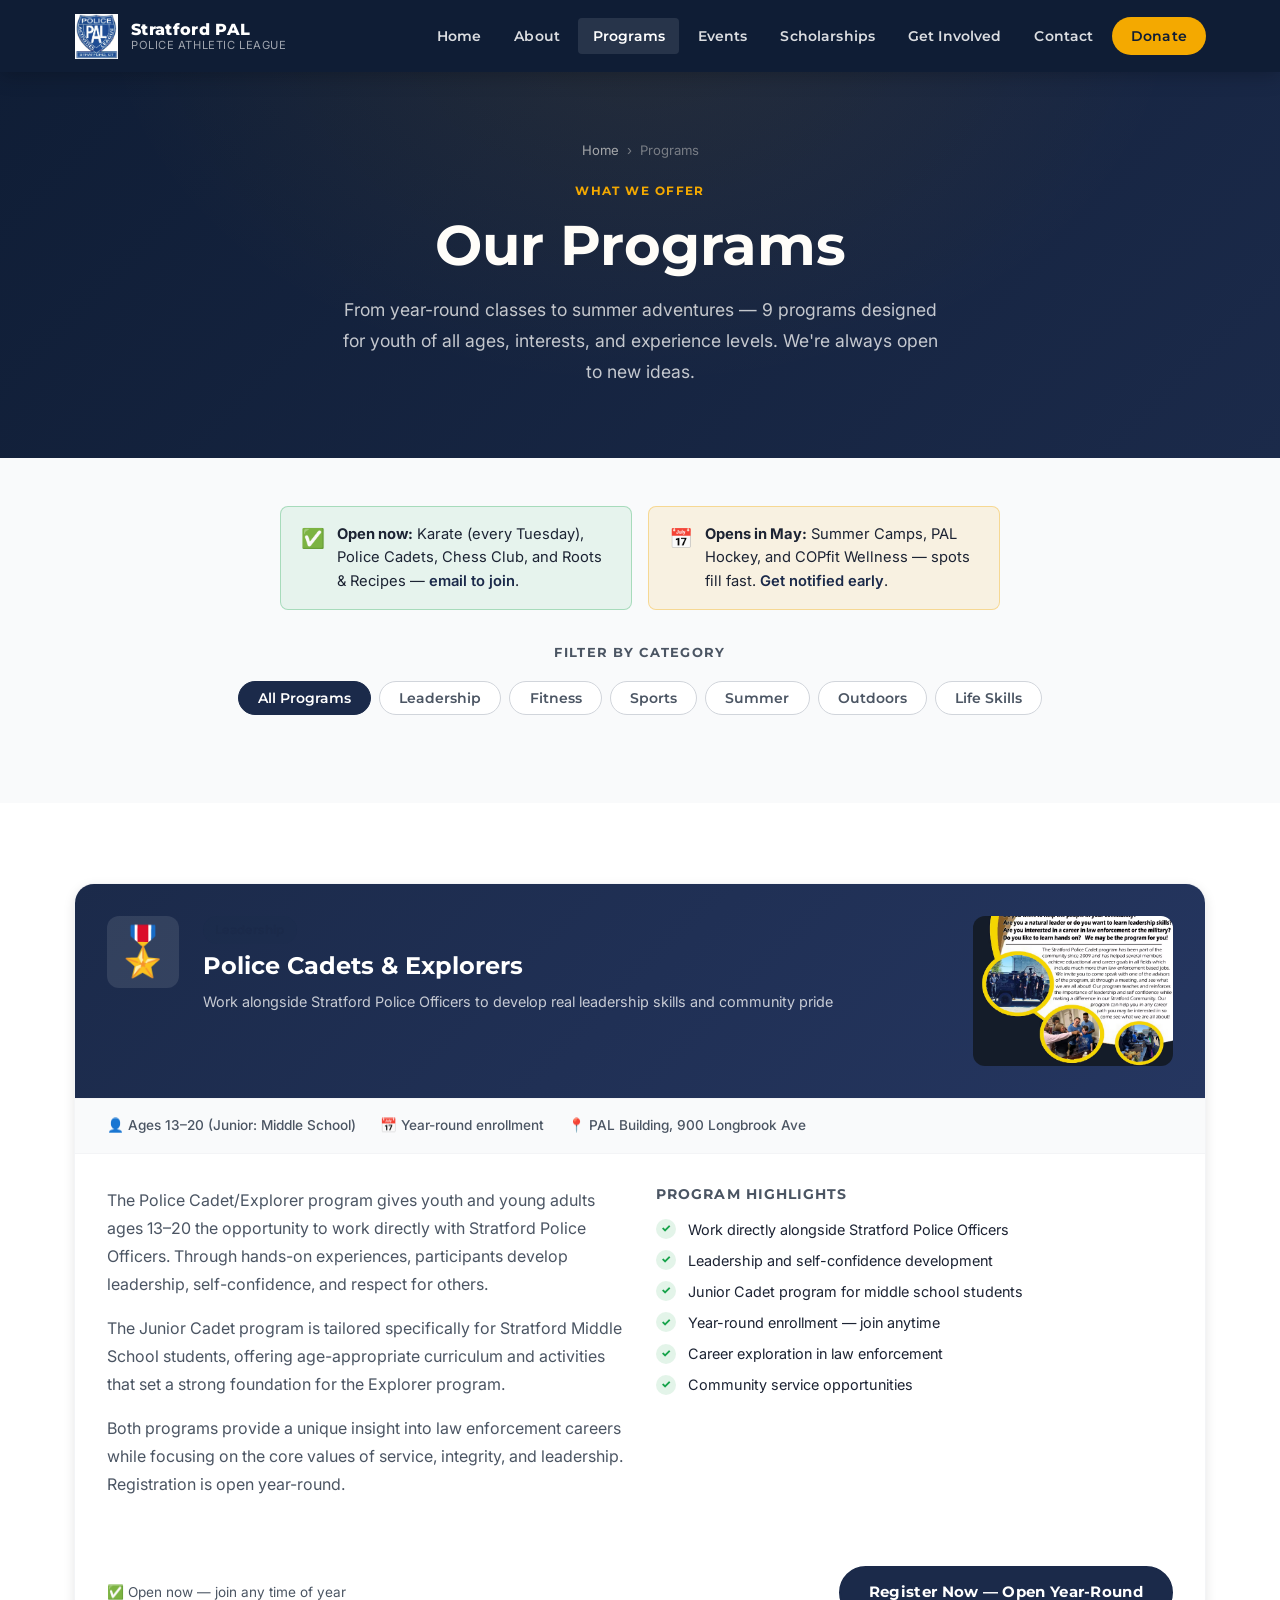
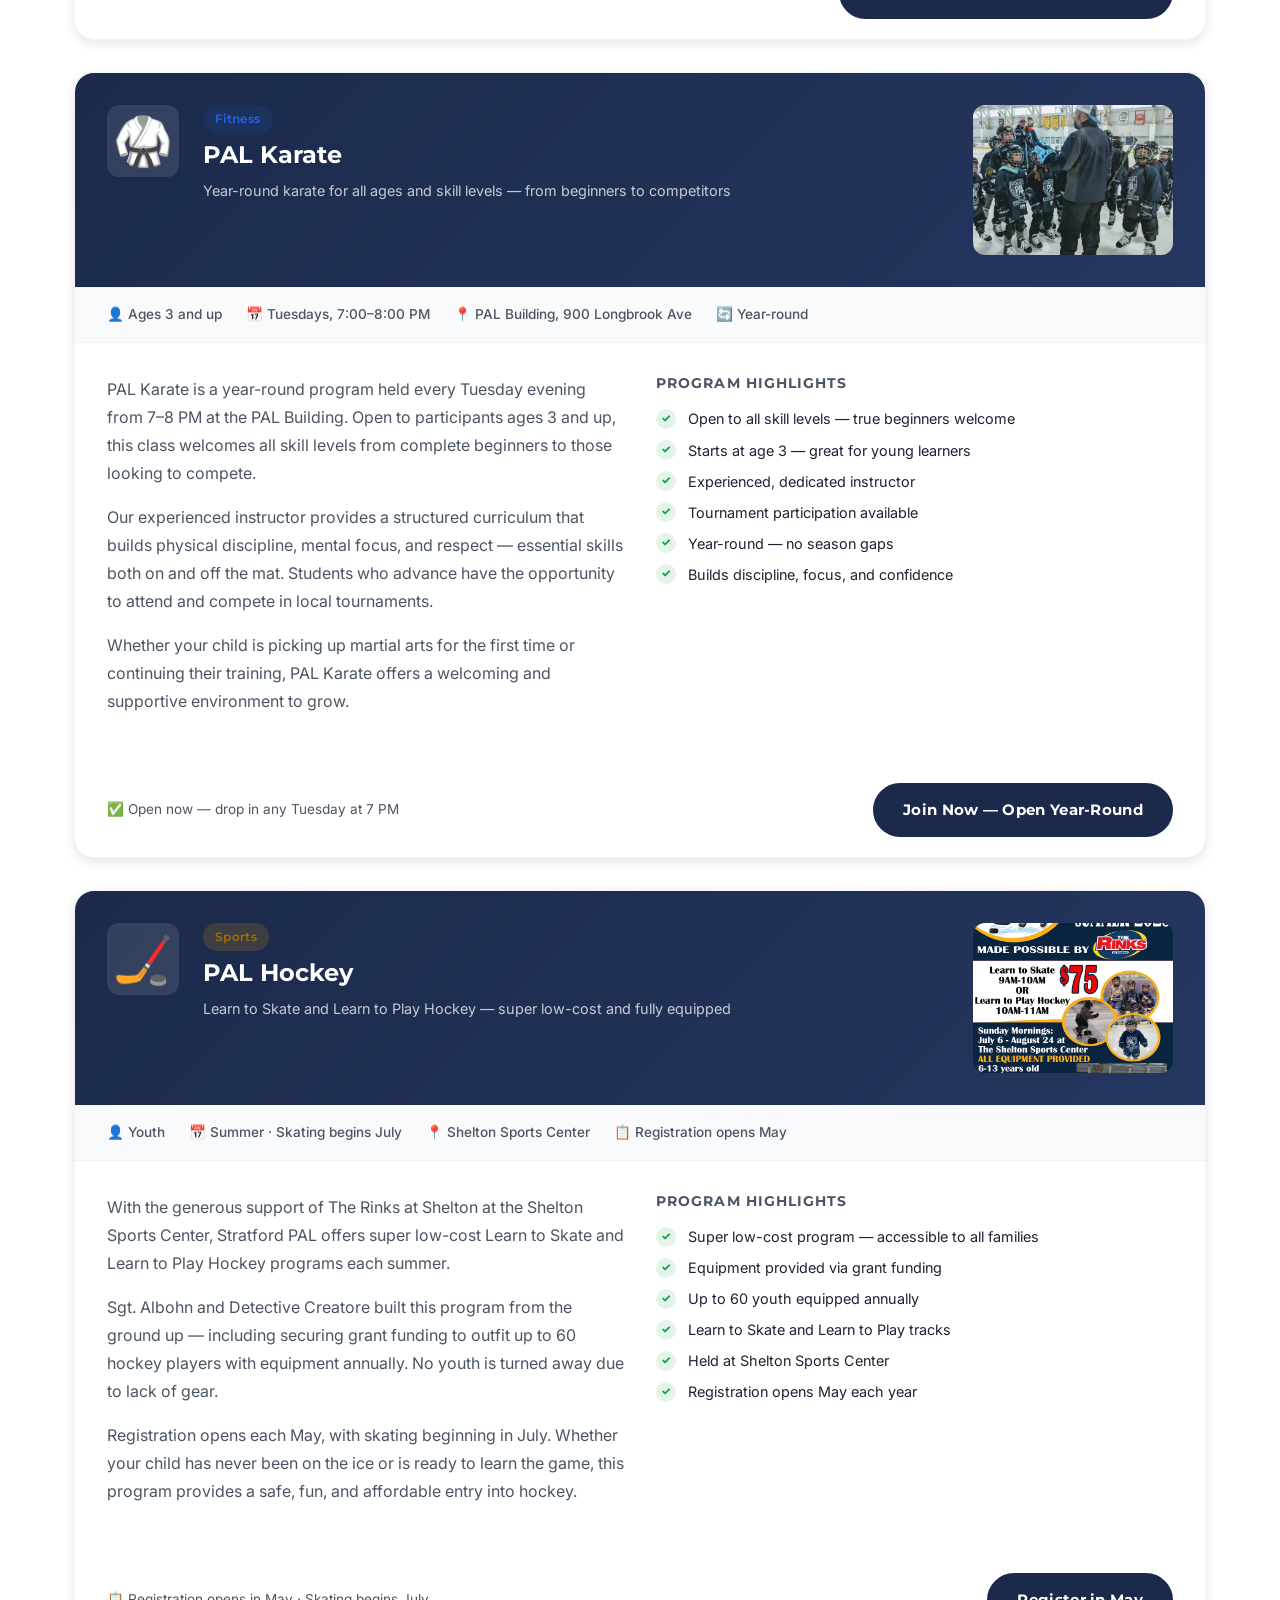
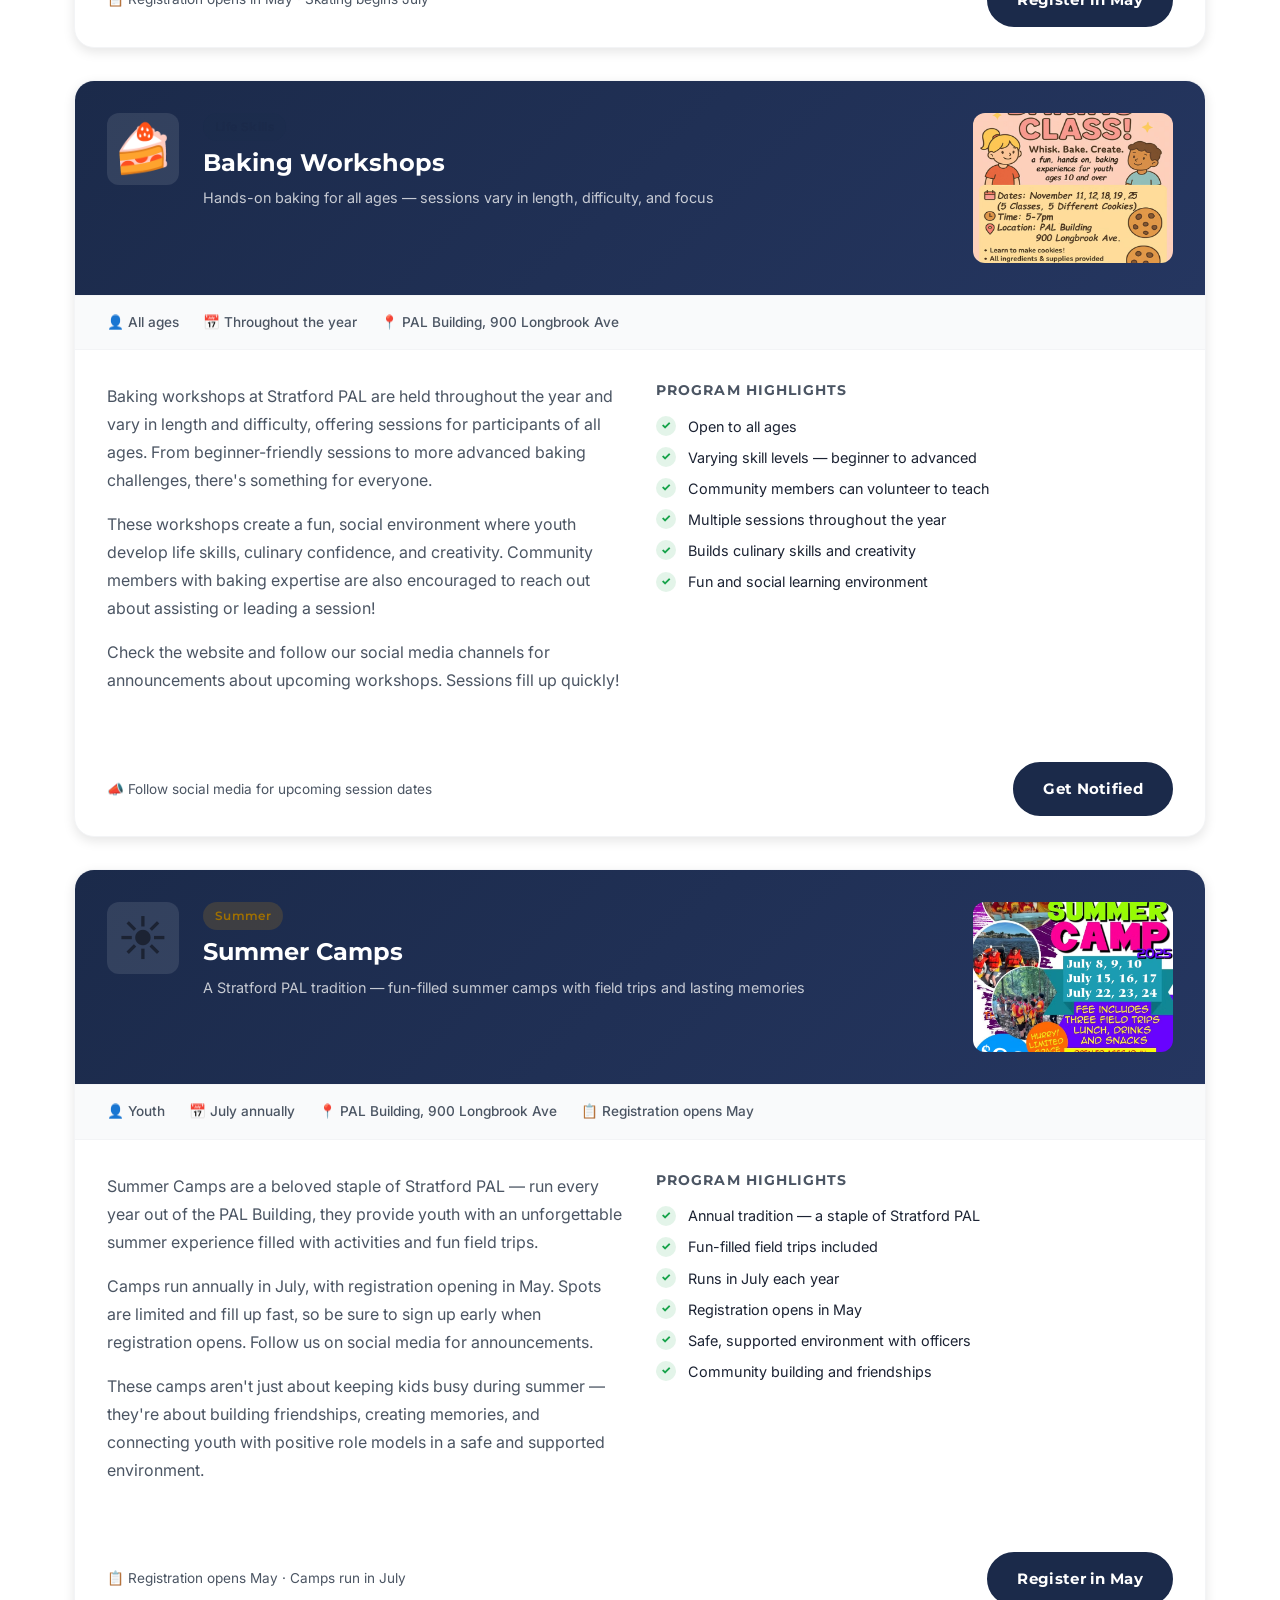
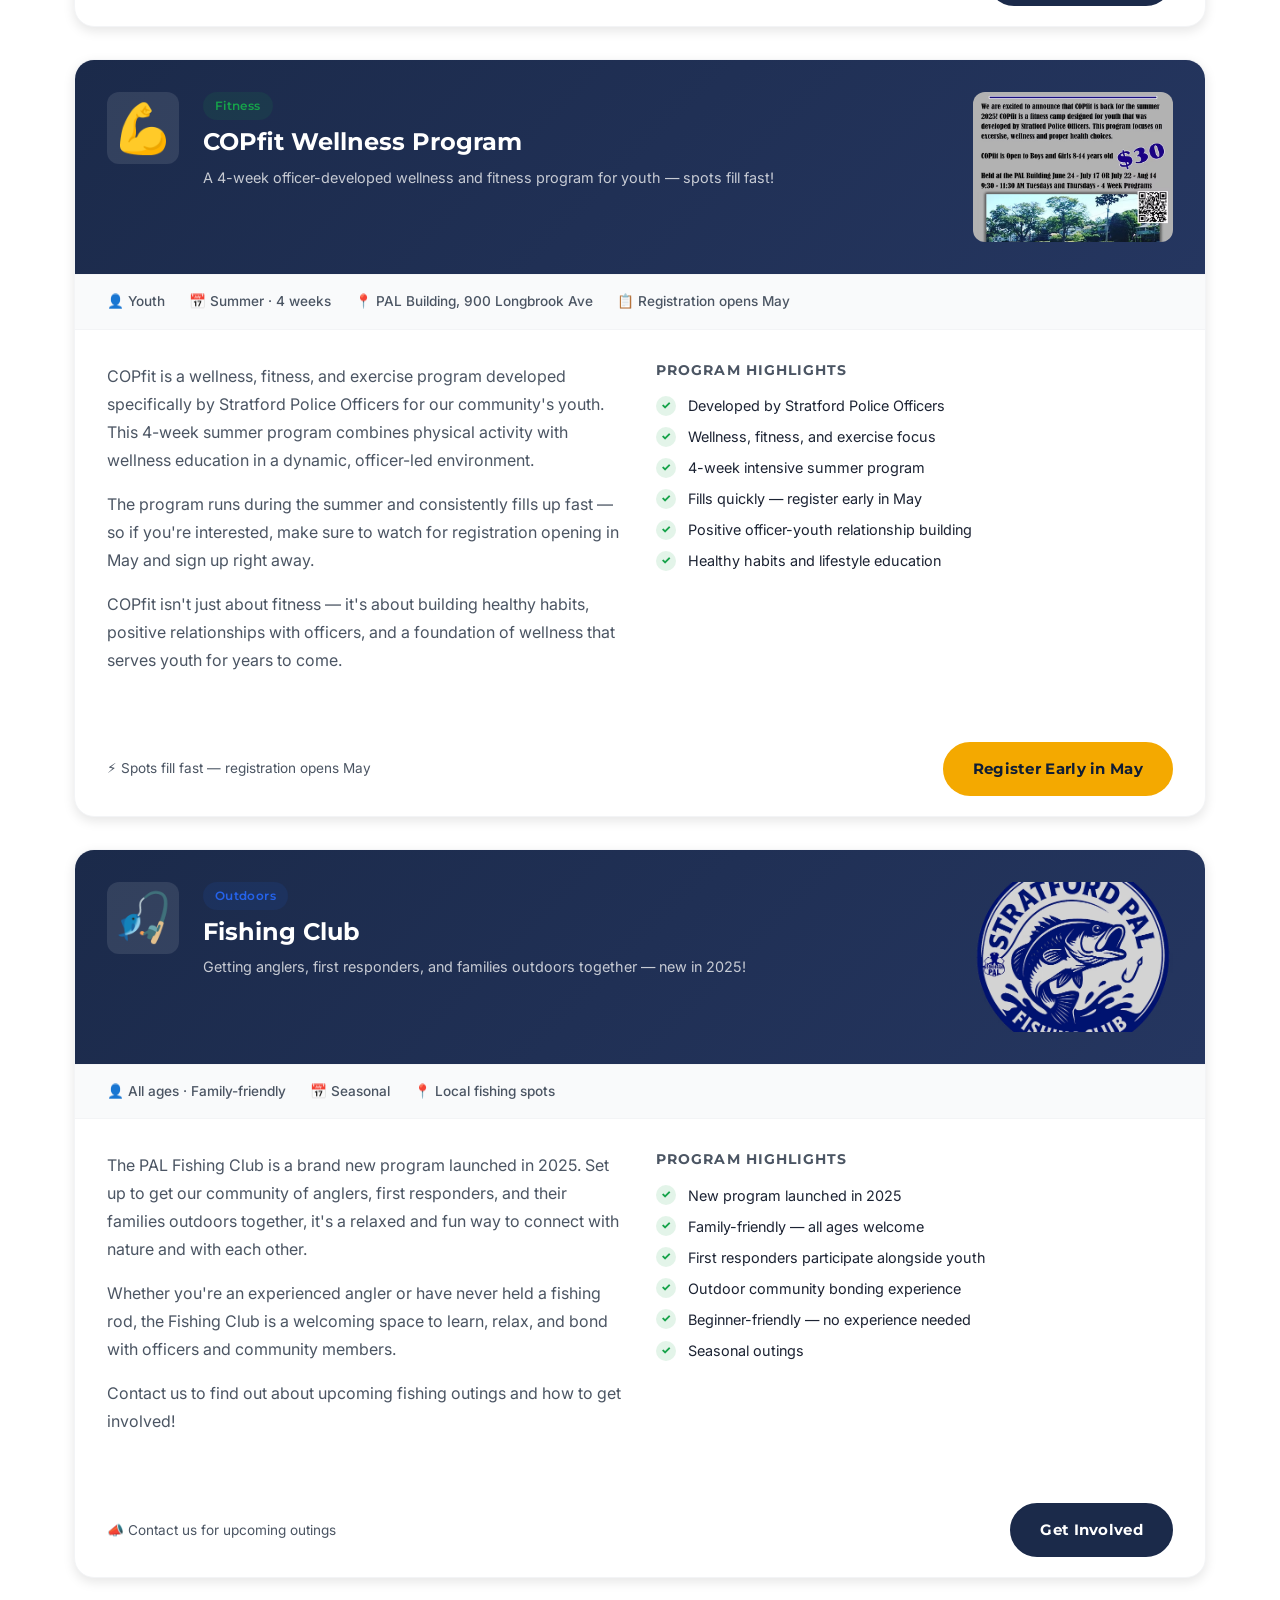
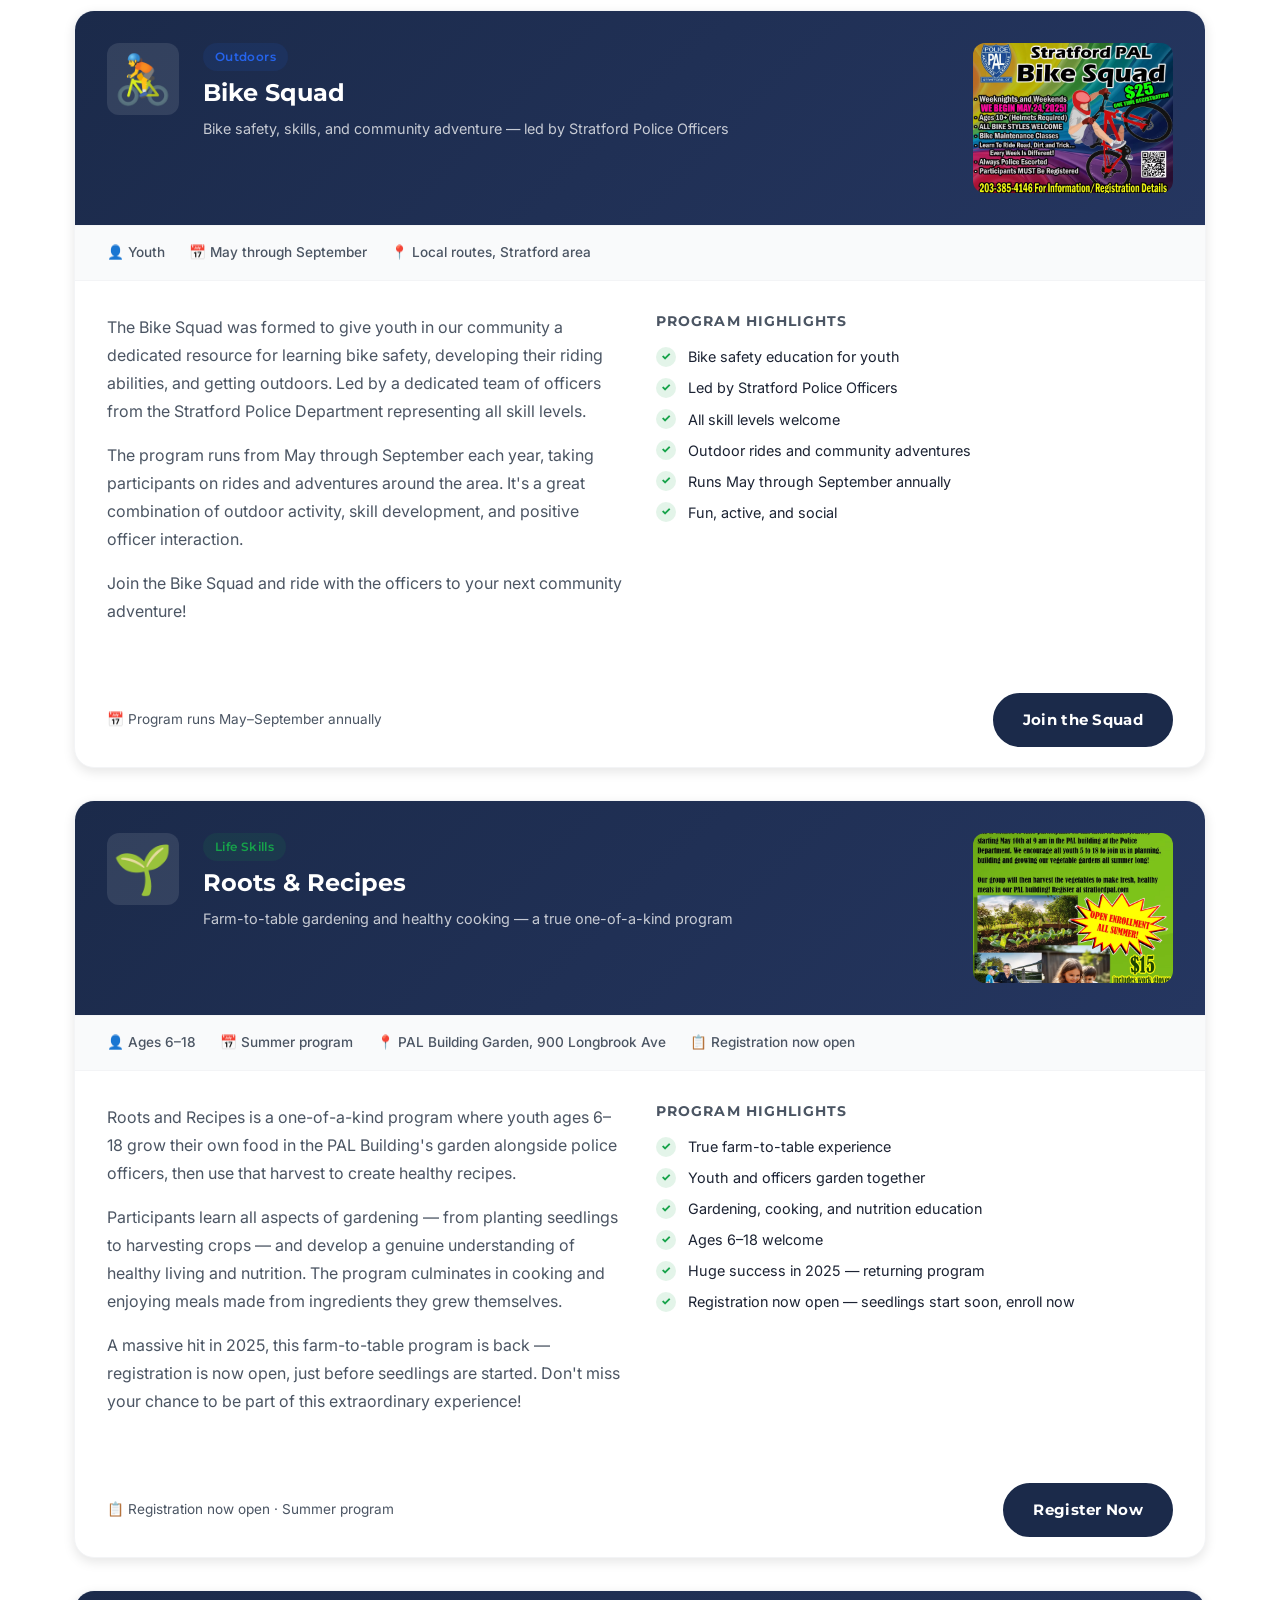
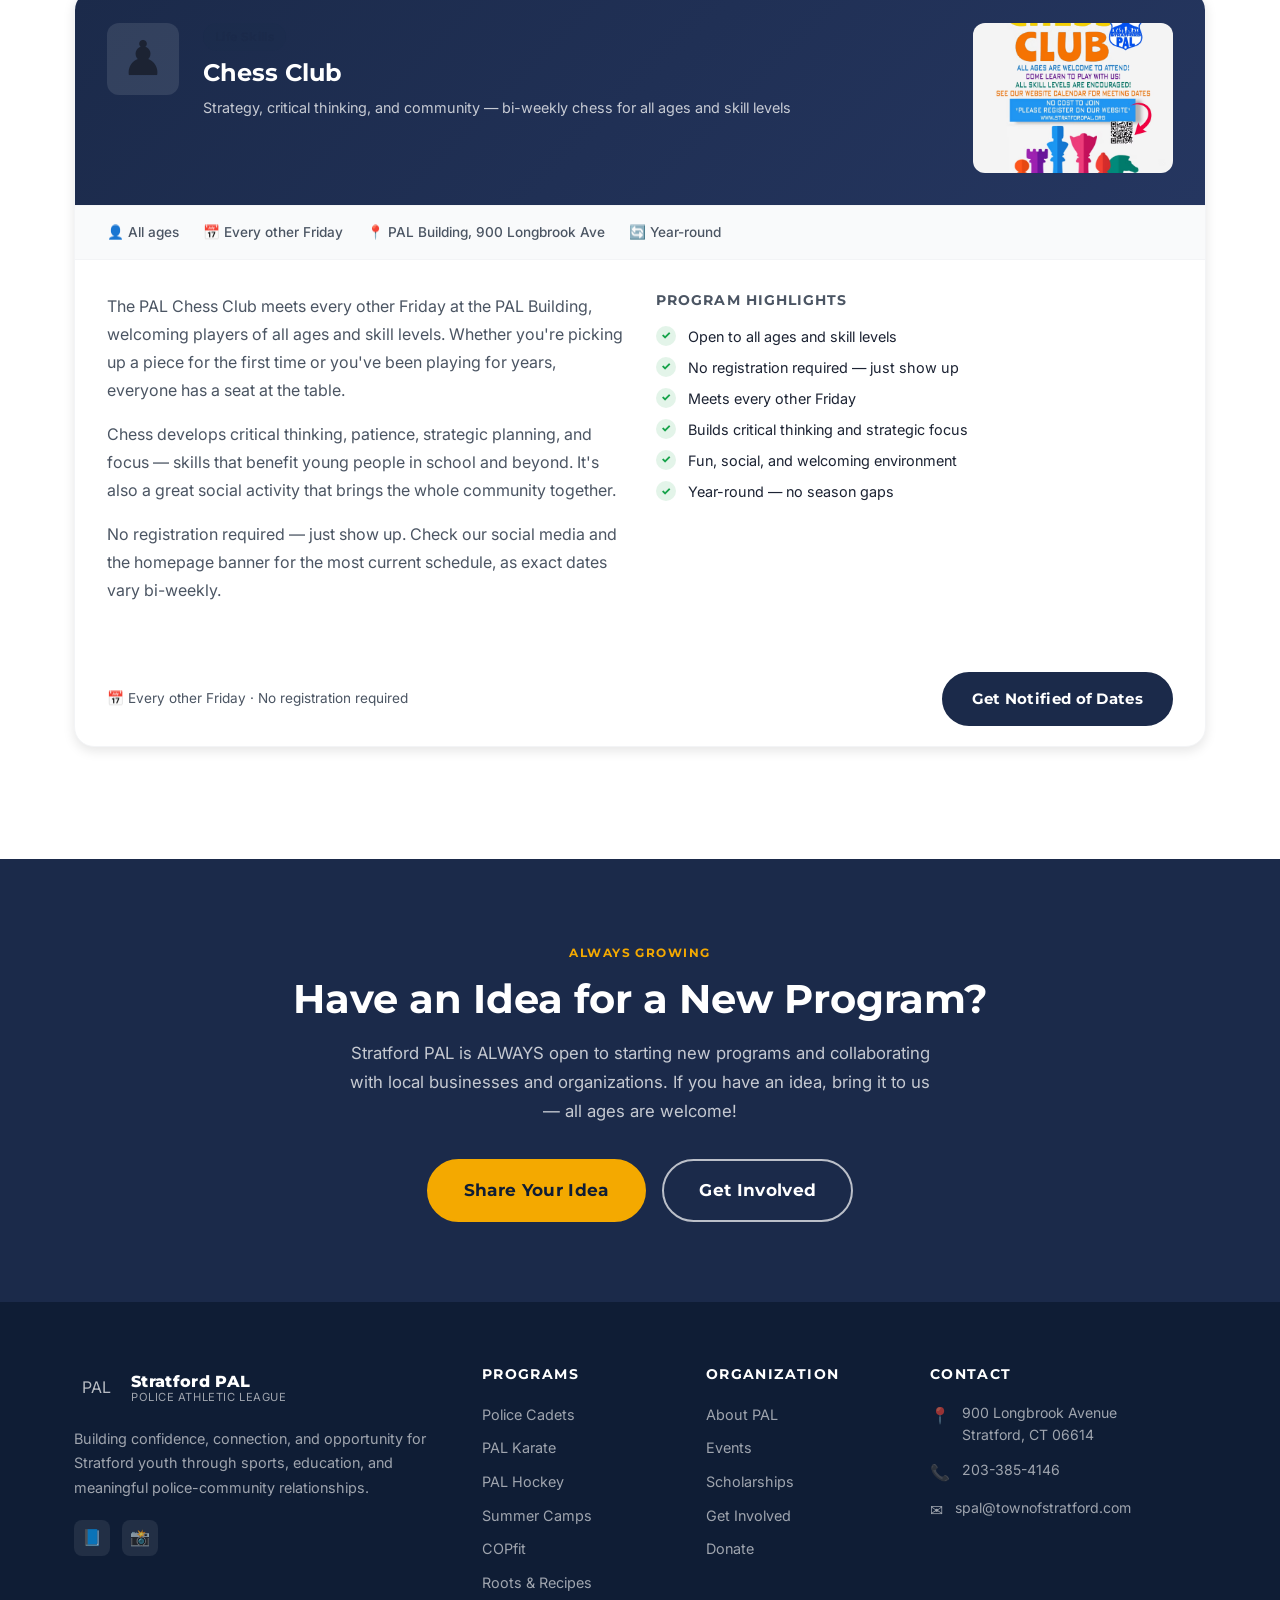
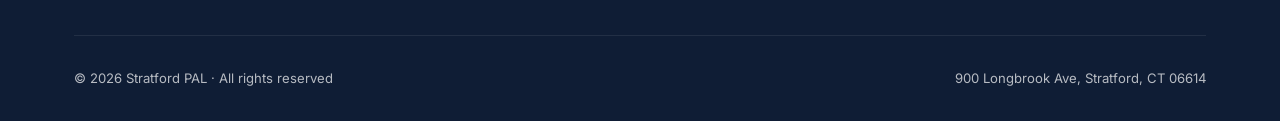
<file: programs.html>
<!DOCTYPE html>
<html lang="en">
<head>
  <meta charset="UTF-8" />
  <meta name="viewport" content="width=device-width, initial-scale=1.0" />
  <link rel="icon" type="image/png" href="assets/images/pal-shield-logo.png" />
  <title>Our Programs — Stratford PAL</title>
  <meta name="description" content="Explore all Stratford PAL programs — Police Cadets, Karate, Hockey, Summer Camps, COPfit, Fishing Club, Bike Squad, Baking, and Roots & Recipes." />
  <link rel="preconnect" href="https://fonts.googleapis.com" />
  <link rel="preconnect" href="https://fonts.gstatic.com" crossorigin />
  <link href="https://fonts.googleapis.com/css2?family=Inter:wght@400;500;600&family=Montserrat:wght@600;700;800;900&display=swap" rel="stylesheet" />
  <link rel="stylesheet" href="css/styles.css" />
  <style>
    .animate-on-scroll {
      opacity: 0; transform: translateY(20px);
      transition: opacity 0.6s ease, transform 0.6s ease;
    }
    .animate-on-scroll.is-visible { opacity: 1; transform: translateY(0); }

    /* Filter Buttons */
    .filter-bar {
      display: flex;
      flex-wrap: wrap;
      gap: var(--space-2);
      justify-content: center;
      margin-bottom: var(--space-10);
    }
    .filter-btn {
      padding: 0.5rem 1.2rem;
      border-radius: var(--radius-full);
      border: 1.5px solid var(--gray-300);
      background: var(--white);
      font-family: var(--font-head);
      font-size: 0.85rem;
      font-weight: 600;
      color: var(--text-light);
      transition: all var(--transition);
      cursor: pointer;
    }
    .filter-btn:hover, .filter-btn.active {
      background: var(--navy);
      color: var(--white);
      border-color: var(--navy);
    }

    /* Program Detail Cards (full page) */
    .program-full-card {
      background: var(--white);
      border-radius: var(--radius-xl);
      box-shadow: var(--shadow-md);
      border: 1px solid var(--gray-100);
      overflow: hidden;
      margin-bottom: var(--space-8);
    }
    .program-full-header {
      background: linear-gradient(135deg, var(--navy) 0%, var(--navy-light) 100%);
      padding: var(--space-8);
      display: flex;
      align-items: flex-start;
      gap: var(--space-6);
    }
    .program-full-icon {
      font-size: 3rem;
      width: 72px; height: 72px;
      background: rgba(255,255,255,0.1);
      border-radius: var(--radius-lg);
      display: flex;
      align-items: center;
      justify-content: center;
      flex-shrink: 0;
    }
    .program-full-header-text h2 { color: var(--white); font-size: 1.5rem; margin-bottom: var(--space-2); }
    .program-full-header-text p { color: rgba(255,255,255,0.75); font-size: 0.9rem; margin: 0; }
    .program-full-body {
      padding: var(--space-8);
      display: grid;
      grid-template-columns: 1fr 1fr;
      gap: var(--space-8);
    }
    .program-full-desc p { font-size: 1rem; line-height: 1.75; margin-bottom: var(--space-4); }
    .program-highlights h4 {
      font-size: 0.85rem;
      text-transform: uppercase;
      letter-spacing: 0.08em;
      color: var(--text-light);
      margin-bottom: var(--space-4);
    }
    .highlight-list { display: flex; flex-direction: column; gap: var(--space-2); }
    .highlight-item {
      display: flex;
      align-items: center;
      gap: var(--space-3);
      font-size: 0.9rem;
      color: var(--text);
    }
    .highlight-item::before {
      content: '✓';
      display: flex;
      align-items: center;
      justify-content: center;
      width: 20px; height: 20px;
      background: rgba(22,163,74,0.12);
      color: var(--success);
      border-radius: 50%;
      font-size: 0.7rem;
      font-weight: 800;
      flex-shrink: 0;
    }
    .program-meta-bar {
      display: flex;
      gap: var(--space-6);
      flex-wrap: wrap;
      padding: var(--space-4) var(--space-8);
      background: var(--gray-50);
      border-top: 1px solid var(--gray-100);
      border-bottom: 1px solid var(--gray-100);
    }
    .program-meta-bar-item {
      display: flex;
      align-items: center;
      gap: var(--space-2);
      font-size: 0.85rem;
      color: var(--text-light);
      font-weight: 500;
    }
    .program-footer {
      padding: var(--space-5) var(--space-8);
      display: flex;
      align-items: center;
      justify-content: space-between;
      flex-wrap: wrap;
      gap: var(--space-3);
    }
    .reg-note {
      font-size: 0.85rem;
      color: var(--text-light);
      display: flex;
      align-items: center;
      gap: var(--space-2);
    }
    @media (max-width: 768px) {
      .program-full-body { grid-template-columns: 1fr; }
      .program-full-header { flex-direction: column; gap: var(--space-4); }
    }
    @media (max-width: 640px) {
      .status-notices { grid-template-columns: 1fr !important; }
    }
  </style>
</head>
<body>

  <!-- Navigation -->
  <nav class="nav" role="navigation">
    <div class="container">
      <div class="nav-inner">
        <a href="index.html" class="nav-logo" aria-label="Stratford PAL Home">
          <div class="nav-logo-badge">
            <img src="assets/images/pal-shield-logo.png" alt="Stratford PAL Shield" />
          </div>
          <div class="nav-logo-text">
            <span class="nav-logo-name">Stratford PAL</span>
            <span class="nav-logo-sub">Police Athletic League</span>
          </div>
        </a>
        <div class="nav-links">
          <a href="index.html">Home</a>
          <a href="about.html">About</a>
          <a href="programs.html" class="active">Programs</a>
          <a href="events.html">Events</a>
          <a href="scholarships.html">Scholarships</a>
          <a href="get-involved.html">Get Involved</a>
          <a href="contact.html">Contact</a>
          <a href="https://donorbox.org/stratford-pal-donations" target="_blank" rel="noopener" class="nav-cta">Donate</a>
        </div>
        <button class="nav-hamburger" aria-label="Open menu" aria-expanded="false">
          <span></span><span></span><span></span>
        </button>
      </div>
    </div>
    <div class="nav-mobile">
      <a href="index.html">Home</a>
      <a href="about.html">About</a>
      <a href="programs.html">Programs</a>
      <a href="events.html">Events</a>
      <a href="scholarships.html">Scholarships</a>
      <a href="get-involved.html">Get Involved</a>
      <a href="contact.html">Contact</a>
      <a href="https://donorbox.org/stratford-pal-donations" target="_blank" rel="noopener">Donate</a>
    </div>
  </nav>

  <!-- Page Hero -->
  <section class="page-hero">
    <div class="container">
      <div class="breadcrumb">
        <a href="index.html">Home</a>
        <span>›</span>
        <span>Programs</span>
      </div>
      <span class="eyebrow">What We Offer</span>
      <h1>Our Programs</h1>
      <p>From year-round classes to summer adventures — 9 programs designed for youth of all ages, interests, and experience levels. We're always open to new ideas.</p>
    </div>
  </section>

  <!-- INTRO + FILTER -->
  <section class="section--sm section--bg">
    <div class="container">
      <div class="status-notices" style="display:grid;grid-template-columns:1fr 1fr;gap:var(--space-4);max-width:720px;margin:0 auto var(--space-8);">
        <div class="notice-box" style="background:rgba(22,163,74,0.08);border-color:rgba(22,163,74,0.3);">
          <span class="notice-icon">✅</span>
          <div><strong>Open now:</strong> Karate (every Tuesday), Police Cadets, Chess Club, and Roots &amp; Recipes — <a href="mailto:spal@townofstratford.com" style="color:var(--navy);font-weight:600;">email to join</a>.</div>
        </div>
        <div class="notice-box">
          <span class="notice-icon">📅</span>
          <div><strong>Opens in May:</strong> Summer Camps, PAL Hockey, and COPfit Wellness — spots fill fast. <a href="contact.html" style="color:var(--navy);font-weight:600;">Get notified early</a>.</div>
        </div>
      </div>
      <p style="text-align:center;font-size:0.8rem;font-family:var(--font-head);font-weight:700;letter-spacing:0.1em;text-transform:uppercase;color:var(--text-light);margin-bottom:var(--space-4);">Filter by category</p>
      <div class="filter-bar">
        <button class="filter-btn active" data-filter="all">All Programs</button>
        <button class="filter-btn" data-filter="Leadership">Leadership</button>
        <button class="filter-btn" data-filter="Fitness">Fitness</button>
        <button class="filter-btn" data-filter="Sports">Sports</button>
        <button class="filter-btn" data-filter="Summer">Summer</button>
        <button class="filter-btn" data-filter="Outdoors">Outdoors</button>
        <button class="filter-btn" data-filter="Life Skills">Life Skills</button>
      </div>
    </div>
  </section>

  <!-- ALL PROGRAMS -->
  <section class="section">
    <div class="container">

      <!-- Police Cadets -->
      <div class="program-full-card animate-on-scroll" id="police-cadets" data-category="Leadership">
        <div class="program-full-header">
          <div class="program-full-icon">🎖️</div>
          <div class="program-full-header-text">
            <span class="badge badge-navy" style="margin-bottom: var(--space-2);">Leadership</span>
            <h2>Police Cadets &amp; Explorers</h2>
            <p>Work alongside Stratford Police Officers to develop real leadership skills and community pride</p>
          </div>
        
          <img src="assets/images/real-cadets.avif" alt="Police Cadets program" style="width:200px;height:150px;object-fit:cover;border-radius:var(--radius-lg);flex-shrink:0;align-self:center;margin-left:auto;display:block;"/>
        </div>
        <div class="program-meta-bar">
          <div class="program-meta-bar-item">👤 Ages 13–20 (Junior: Middle School)</div>
          <div class="program-meta-bar-item">📅 Year-round enrollment</div>
          <div class="program-meta-bar-item">📍 PAL Building, 900 Longbrook Ave</div>
        </div>
        <div class="program-full-body">
          <div class="program-full-desc">
            <p>The Police Cadet/Explorer program gives youth and young adults ages 13–20 the opportunity to work directly with Stratford Police Officers. Through hands-on experiences, participants develop leadership, self-confidence, and respect for others.</p>
            <p>The Junior Cadet program is tailored specifically for Stratford Middle School students, offering age-appropriate curriculum and activities that set a strong foundation for the Explorer program.</p>
            <p>Both programs provide a unique insight into law enforcement careers while focusing on the core values of service, integrity, and leadership. Registration is open year-round.</p>
          </div>
          <div class="program-highlights">
            <h4>Program Highlights</h4>
            <div class="highlight-list">
              <div class="highlight-item">Work directly alongside Stratford Police Officers</div>
              <div class="highlight-item">Leadership and self-confidence development</div>
              <div class="highlight-item">Junior Cadet program for middle school students</div>
              <div class="highlight-item">Year-round enrollment — join anytime</div>
              <div class="highlight-item">Career exploration in law enforcement</div>
              <div class="highlight-item">Community service opportunities</div>
            </div>
          </div>
        </div>
        <div class="program-footer">
          <div class="reg-note">✅ Open now — join any time of year</div>
          <a href="mailto:spal@townofstratford.com?subject=Police Cadet Program Inquiry" class="btn btn-navy">Register Now — Open Year-Round</a>
        </div>
      </div>

      <!-- PAL Karate -->
      <div class="program-full-card animate-on-scroll" id="karate" data-category="Fitness">
        <div class="program-full-header">
          <div class="program-full-icon">🥋</div>
          <div class="program-full-header-text">
            <span class="badge badge-blue" style="margin-bottom: var(--space-2);">Fitness</span>
            <h2>PAL Karate</h2>
            <p>Year-round karate for all ages and skill levels — from beginners to competitors</p>
          </div>
        
          <img src="assets/images/real-program-1.avif" alt="PAL Karate class" style="width:200px;height:150px;object-fit:cover;border-radius:var(--radius-lg);flex-shrink:0;align-self:center;margin-left:auto;display:block;"/>
        </div>
        <div class="program-meta-bar">
          <div class="program-meta-bar-item">👤 Ages 3 and up</div>
          <div class="program-meta-bar-item">📅 Tuesdays, 7:00–8:00 PM</div>
          <div class="program-meta-bar-item">📍 PAL Building, 900 Longbrook Ave</div>
          <div class="program-meta-bar-item">🔄 Year-round</div>
        </div>
        <div class="program-full-body">
          <div class="program-full-desc">
            <p>PAL Karate is a year-round program held every Tuesday evening from 7–8 PM at the PAL Building. Open to participants ages 3 and up, this class welcomes all skill levels from complete beginners to those looking to compete.</p>
            <p>Our experienced instructor provides a structured curriculum that builds physical discipline, mental focus, and respect — essential skills both on and off the mat. Students who advance have the opportunity to attend and compete in local tournaments.</p>
            <p>Whether your child is picking up martial arts for the first time or continuing their training, PAL Karate offers a welcoming and supportive environment to grow.</p>
          </div>
          <div class="program-highlights">
            <h4>Program Highlights</h4>
            <div class="highlight-list">
              <div class="highlight-item">Open to all skill levels — true beginners welcome</div>
              <div class="highlight-item">Starts at age 3 — great for young learners</div>
              <div class="highlight-item">Experienced, dedicated instructor</div>
              <div class="highlight-item">Tournament participation available</div>
              <div class="highlight-item">Year-round — no season gaps</div>
              <div class="highlight-item">Builds discipline, focus, and confidence</div>
            </div>
          </div>
        </div>
        <div class="program-footer">
          <div class="reg-note">✅ Open now — drop in any Tuesday at 7 PM</div>
          <a href="mailto:spal@townofstratford.com?subject=PAL Karate Inquiry" class="btn btn-navy">Join Now — Open Year-Round</a>
        </div>
      </div>

      <!-- PAL Hockey -->
      <div class="program-full-card animate-on-scroll" id="hockey" data-category="Sports">
        <div class="program-full-header">
          <div class="program-full-icon">🏒</div>
          <div class="program-full-header-text">
            <span class="badge badge-gold" style="margin-bottom: var(--space-2);">Sports</span>
            <h2>PAL Hockey</h2>
            <p>Learn to Skate and Learn to Play Hockey — super low-cost and fully equipped</p>
          </div>
        
          <img src="assets/images/real-hockey.avif" alt="PAL Hockey program" style="width:200px;height:150px;object-fit:cover;border-radius:var(--radius-lg);flex-shrink:0;align-self:center;margin-left:auto;display:block;"/>
        </div>
        <div class="program-meta-bar">
          <div class="program-meta-bar-item">👤 Youth</div>
          <div class="program-meta-bar-item">📅 Summer · Skating begins July</div>
          <div class="program-meta-bar-item">📍 Shelton Sports Center</div>
          <div class="program-meta-bar-item">📋 Registration opens May</div>
        </div>
        <div class="program-full-body">
          <div class="program-full-desc">
            <p>With the generous support of The Rinks at Shelton at the Shelton Sports Center, Stratford PAL offers super low-cost Learn to Skate and Learn to Play Hockey programs each summer.</p>
            <p>Sgt. Albohn and Detective Creatore built this program from the ground up — including securing grant funding to outfit up to 60 hockey players with equipment annually. No youth is turned away due to lack of gear.</p>
            <p>Registration opens each May, with skating beginning in July. Whether your child has never been on the ice or is ready to learn the game, this program provides a safe, fun, and affordable entry into hockey.</p>
          </div>
          <div class="program-highlights">
            <h4>Program Highlights</h4>
            <div class="highlight-list">
              <div class="highlight-item">Super low-cost program — accessible to all families</div>
              <div class="highlight-item">Equipment provided via grant funding</div>
              <div class="highlight-item">Up to 60 youth equipped annually</div>
              <div class="highlight-item">Learn to Skate and Learn to Play tracks</div>
              <div class="highlight-item">Held at Shelton Sports Center</div>
              <div class="highlight-item">Registration opens May each year</div>
            </div>
          </div>
        </div>
        <div class="program-footer">
          <div class="reg-note">📋 Registration opens in May · Skating begins July</div>
          <a href="mailto:spal@townofstratford.com?subject=PAL Hockey Registration" class="btn btn-navy">Register in May</a>
        </div>
      </div>

      <!-- Baking Workshops -->
      <div class="program-full-card animate-on-scroll" id="baking" data-category="Life Skills">
        <div class="program-full-header">
          <div class="program-full-icon">🍰</div>
          <div class="program-full-header-text">
            <span class="badge badge-navy" style="margin-bottom: var(--space-2);">Life Skills</span>
            <h2>Baking Workshops</h2>
            <p>Hands-on baking for all ages — sessions vary in length, difficulty, and focus</p>
          </div>
        
          <img src="assets/images/real-baking.avif" alt="Baking workshops" style="width:200px;height:150px;object-fit:cover;border-radius:var(--radius-lg);flex-shrink:0;align-self:center;margin-left:auto;display:block;"/>
        </div>
        <div class="program-meta-bar">
          <div class="program-meta-bar-item">👤 All ages</div>
          <div class="program-meta-bar-item">📅 Throughout the year</div>
          <div class="program-meta-bar-item">📍 PAL Building, 900 Longbrook Ave</div>
        </div>
        <div class="program-full-body">
          <div class="program-full-desc">
            <p>Baking workshops at Stratford PAL are held throughout the year and vary in length and difficulty, offering sessions for participants of all ages. From beginner-friendly sessions to more advanced baking challenges, there's something for everyone.</p>
            <p>These workshops create a fun, social environment where youth develop life skills, culinary confidence, and creativity. Community members with baking expertise are also encouraged to reach out about assisting or leading a session!</p>
            <p>Check the website and follow our social media channels for announcements about upcoming workshops. Sessions fill up quickly!</p>
          </div>
          <div class="program-highlights">
            <h4>Program Highlights</h4>
            <div class="highlight-list">
              <div class="highlight-item">Open to all ages</div>
              <div class="highlight-item">Varying skill levels — beginner to advanced</div>
              <div class="highlight-item">Community members can volunteer to teach</div>
              <div class="highlight-item">Multiple sessions throughout the year</div>
              <div class="highlight-item">Builds culinary skills and creativity</div>
              <div class="highlight-item">Fun and social learning environment</div>
            </div>
          </div>
        </div>
        <div class="program-footer">
          <div class="reg-note">📣 Follow social media for upcoming session dates</div>
          <a href="contact.html" class="btn btn-navy">Get Notified</a>
        </div>
      </div>

      <!-- Summer Camps -->
      <div class="program-full-card animate-on-scroll" id="summer-camps" data-category="Summer">
        <div class="program-full-header">
          <div class="program-full-icon">☀️</div>
          <div class="program-full-header-text">
            <span class="badge badge-gold" style="margin-bottom: var(--space-2);">Summer</span>
            <h2>Summer Camps</h2>
            <p>A Stratford PAL tradition — fun-filled summer camps with field trips and lasting memories</p>
          </div>
        
          <img src="assets/images/real-summer-camp.avif" alt="PAL Summer Camps" style="width:200px;height:150px;object-fit:cover;border-radius:var(--radius-lg);flex-shrink:0;align-self:center;margin-left:auto;display:block;"/>
        </div>
        <div class="program-meta-bar">
          <div class="program-meta-bar-item">👤 Youth</div>
          <div class="program-meta-bar-item">📅 July annually</div>
          <div class="program-meta-bar-item">📍 PAL Building, 900 Longbrook Ave</div>
          <div class="program-meta-bar-item">📋 Registration opens May</div>
        </div>
        <div class="program-full-body">
          <div class="program-full-desc">
            <p>Summer Camps are a beloved staple of Stratford PAL — run every year out of the PAL Building, they provide youth with an unforgettable summer experience filled with activities and fun field trips.</p>
            <p>Camps run annually in July, with registration opening in May. Spots are limited and fill up fast, so be sure to sign up early when registration opens. Follow us on social media for announcements.</p>
            <p>These camps aren't just about keeping kids busy during summer — they're about building friendships, creating memories, and connecting youth with positive role models in a safe and supported environment.</p>
          </div>
          <div class="program-highlights">
            <h4>Program Highlights</h4>
            <div class="highlight-list">
              <div class="highlight-item">Annual tradition — a staple of Stratford PAL</div>
              <div class="highlight-item">Fun-filled field trips included</div>
              <div class="highlight-item">Runs in July each year</div>
              <div class="highlight-item">Registration opens in May</div>
              <div class="highlight-item">Safe, supported environment with officers</div>
              <div class="highlight-item">Community building and friendships</div>
            </div>
          </div>
        </div>
        <div class="program-footer">
          <div class="reg-note">📋 Registration opens May · Camps run in July</div>
          <a href="mailto:spal@townofstratford.com?subject=Summer Camp Registration" class="btn btn-navy">Register in May</a>
        </div>
      </div>

      <!-- COPfit -->
      <div class="program-full-card animate-on-scroll" id="copfit" data-category="Fitness">
        <div class="program-full-header">
          <div class="program-full-icon">💪</div>
          <div class="program-full-header-text">
            <span class="badge badge-green" style="margin-bottom: var(--space-2);">Fitness</span>
            <h2>COPfit Wellness Program</h2>
            <p>A 4-week officer-developed wellness and fitness program for youth — spots fill fast!</p>
          </div>
        
          <img src="assets/images/real-copfit.avif" alt="COPfit Wellness program" style="width:200px;height:150px;object-fit:cover;border-radius:var(--radius-lg);flex-shrink:0;align-self:center;margin-left:auto;display:block;"/>
        </div>
        <div class="program-meta-bar">
          <div class="program-meta-bar-item">👤 Youth</div>
          <div class="program-meta-bar-item">📅 Summer · 4 weeks</div>
          <div class="program-meta-bar-item">📍 PAL Building, 900 Longbrook Ave</div>
          <div class="program-meta-bar-item">📋 Registration opens May</div>
        </div>
        <div class="program-full-body">
          <div class="program-full-desc">
            <p>COPfit is a wellness, fitness, and exercise program developed specifically by Stratford Police Officers for our community's youth. This 4-week summer program combines physical activity with wellness education in a dynamic, officer-led environment.</p>
            <p>The program runs during the summer and consistently fills up fast — so if you're interested, make sure to watch for registration opening in May and sign up right away.</p>
            <p>COPfit isn't just about fitness — it's about building healthy habits, positive relationships with officers, and a foundation of wellness that serves youth for years to come.</p>
          </div>
          <div class="program-highlights">
            <h4>Program Highlights</h4>
            <div class="highlight-list">
              <div class="highlight-item">Developed by Stratford Police Officers</div>
              <div class="highlight-item">Wellness, fitness, and exercise focus</div>
              <div class="highlight-item">4-week intensive summer program</div>
              <div class="highlight-item">Fills quickly — register early in May</div>
              <div class="highlight-item">Positive officer-youth relationship building</div>
              <div class="highlight-item">Healthy habits and lifestyle education</div>
            </div>
          </div>
        </div>
        <div class="program-footer">
          <div class="reg-note">⚡ Spots fill fast — registration opens May</div>
          <a href="mailto:spal@townofstratford.com?subject=COPfit Registration" class="btn btn-primary">Register Early in May</a>
        </div>
      </div>

      <!-- Fishing Club -->
      <div class="program-full-card animate-on-scroll" id="fishing-club" data-category="Outdoors">
        <div class="program-full-header">
          <div class="program-full-icon">🎣</div>
          <div class="program-full-header-text">
            <span class="badge badge-blue" style="margin-bottom: var(--space-2);">Outdoors</span>
            <h2>Fishing Club</h2>
            <p>Getting anglers, first responders, and families outdoors together — new in 2025!</p>
          </div>
        
          <img src="assets/images/real-fishing.avif" alt="PAL Fishing Club" style="width:200px;height:150px;object-fit:cover;border-radius:var(--radius-lg);flex-shrink:0;align-self:center;margin-left:auto;display:block;"/>
        </div>
        <div class="program-meta-bar">
          <div class="program-meta-bar-item">👤 All ages · Family-friendly</div>
          <div class="program-meta-bar-item">📅 Seasonal</div>
          <div class="program-meta-bar-item">📍 Local fishing spots</div>
        </div>
        <div class="program-full-body">
          <div class="program-full-desc">
            <p>The PAL Fishing Club is a brand new program launched in 2025. Set up to get our community of anglers, first responders, and their families outdoors together, it's a relaxed and fun way to connect with nature and with each other.</p>
            <p>Whether you're an experienced angler or have never held a fishing rod, the Fishing Club is a welcoming space to learn, relax, and bond with officers and community members.</p>
            <p>Contact us to find out about upcoming fishing outings and how to get involved!</p>
          </div>
          <div class="program-highlights">
            <h4>Program Highlights</h4>
            <div class="highlight-list">
              <div class="highlight-item">New program launched in 2025</div>
              <div class="highlight-item">Family-friendly — all ages welcome</div>
              <div class="highlight-item">First responders participate alongside youth</div>
              <div class="highlight-item">Outdoor community bonding experience</div>
              <div class="highlight-item">Beginner-friendly — no experience needed</div>
              <div class="highlight-item">Seasonal outings</div>
            </div>
          </div>
        </div>
        <div class="program-footer">
          <div class="reg-note">📣 Contact us for upcoming outings</div>
          <a href="mailto:spal@townofstratford.com?subject=Fishing Club Inquiry" class="btn btn-navy">Get Involved</a>
        </div>
      </div>

      <!-- Bike Squad -->
      <div class="program-full-card animate-on-scroll" id="bike-squad" data-category="Outdoors">
        <div class="program-full-header">
          <div class="program-full-icon">🚴</div>
          <div class="program-full-header-text">
            <span class="badge badge-blue" style="margin-bottom: var(--space-2);">Outdoors</span>
            <h2>Bike Squad</h2>
            <p>Bike safety, skills, and community adventure — led by Stratford Police Officers</p>
          </div>
        
          <img src="assets/images/real-bike-squad.avif" alt="Bike Squad program" style="width:200px;height:150px;object-fit:cover;border-radius:var(--radius-lg);flex-shrink:0;align-self:center;margin-left:auto;display:block;"/>
        </div>
        <div class="program-meta-bar">
          <div class="program-meta-bar-item">👤 Youth</div>
          <div class="program-meta-bar-item">📅 May through September</div>
          <div class="program-meta-bar-item">📍 Local routes, Stratford area</div>
        </div>
        <div class="program-full-body">
          <div class="program-full-desc">
            <p>The Bike Squad was formed to give youth in our community a dedicated resource for learning bike safety, developing their riding abilities, and getting outdoors. Led by a dedicated team of officers from the Stratford Police Department representing all skill levels.</p>
            <p>The program runs from May through September each year, taking participants on rides and adventures around the area. It's a great combination of outdoor activity, skill development, and positive officer interaction.</p>
            <p>Join the Bike Squad and ride with the officers to your next community adventure!</p>
          </div>
          <div class="program-highlights">
            <h4>Program Highlights</h4>
            <div class="highlight-list">
              <div class="highlight-item">Bike safety education for youth</div>
              <div class="highlight-item">Led by Stratford Police Officers</div>
              <div class="highlight-item">All skill levels welcome</div>
              <div class="highlight-item">Outdoor rides and community adventures</div>
              <div class="highlight-item">Runs May through September annually</div>
              <div class="highlight-item">Fun, active, and social</div>
            </div>
          </div>
        </div>
        <div class="program-footer">
          <div class="reg-note">📅 Program runs May–September annually</div>
          <a href="mailto:spal@townofstratford.com?subject=Bike Squad Inquiry" class="btn btn-navy">Join the Squad</a>
        </div>
      </div>

      <!-- Roots & Recipes -->
      <div class="program-full-card animate-on-scroll" id="roots-recipes" data-category="Life Skills">
        <div class="program-full-header">
          <div class="program-full-icon">🌱</div>
          <div class="program-full-header-text">
            <span class="badge badge-green" style="margin-bottom: var(--space-2);">Life Skills</span>
            <h2>Roots &amp; Recipes</h2>
            <p>Farm-to-table gardening and healthy cooking — a true one-of-a-kind program</p>
          </div>
        
          <img src="assets/images/real-garden.avif" alt="Roots and Recipes program" style="width:200px;height:150px;object-fit:cover;border-radius:var(--radius-lg);flex-shrink:0;align-self:center;margin-left:auto;display:block;"/>
        </div>
        <div class="program-meta-bar">
          <div class="program-meta-bar-item">👤 Ages 6–18</div>
          <div class="program-meta-bar-item">📅 Summer program</div>
          <div class="program-meta-bar-item">📍 PAL Building Garden, 900 Longbrook Ave</div>
          <div class="program-meta-bar-item">📋 Registration now open</div>
        </div>
        <div class="program-full-body">
          <div class="program-full-desc">
            <p>Roots and Recipes is a one-of-a-kind program where youth ages 6–18 grow their own food in the PAL Building's garden alongside police officers, then use that harvest to create healthy recipes.</p>
            <p>Participants learn all aspects of gardening — from planting seedlings to harvesting crops — and develop a genuine understanding of healthy living and nutrition. The program culminates in cooking and enjoying meals made from ingredients they grew themselves.</p>
            <p>A massive hit in 2025, this farm-to-table program is back — registration is now open, just before seedlings are started. Don't miss your chance to be part of this extraordinary experience!</p>
          </div>
          <div class="program-highlights">
            <h4>Program Highlights</h4>
            <div class="highlight-list">
              <div class="highlight-item">True farm-to-table experience</div>
              <div class="highlight-item">Youth and officers garden together</div>
              <div class="highlight-item">Gardening, cooking, and nutrition education</div>
              <div class="highlight-item">Ages 6–18 welcome</div>
              <div class="highlight-item">Huge success in 2025 — returning program</div>
              <div class="highlight-item">Registration now open — seedlings start soon, enroll now</div>
            </div>
          </div>
        </div>
        <div class="program-footer">
          <div class="reg-note">📋 Registration now open · Summer program</div>
          <a href="mailto:spal@townofstratford.com?subject=Roots and Recipes Registration" class="btn btn-navy">Register Now</a>
        </div>
      </div>

      <!-- Chess Club -->
      <div class="program-full-card animate-on-scroll" id="chess" data-category="Life Skills">
        <div class="program-full-header">
          <div class="program-full-icon">♟️</div>
          <div class="program-full-header-text">
            <span class="badge badge-navy" style="margin-bottom: var(--space-2);">Life Skills</span>
            <h2>Chess Club</h2>
            <p>Strategy, critical thinking, and community — bi-weekly chess for all ages and skill levels</p>
          </div>

          <img src="assets/images/real-chess-club.avif" alt="PAL Chess Club" style="width:200px;height:150px;object-fit:cover;border-radius:var(--radius-lg);flex-shrink:0;align-self:center;margin-left:auto;display:block;"/>
        </div>
        <div class="program-meta-bar">
          <div class="program-meta-bar-item">👤 All ages</div>
          <div class="program-meta-bar-item">📅 Every other Friday</div>
          <div class="program-meta-bar-item">📍 PAL Building, 900 Longbrook Ave</div>
          <div class="program-meta-bar-item">🔄 Year-round</div>
        </div>
        <div class="program-full-body">
          <div class="program-full-desc">
            <p>The PAL Chess Club meets every other Friday at the PAL Building, welcoming players of all ages and skill levels. Whether you're picking up a piece for the first time or you've been playing for years, everyone has a seat at the table.</p>
            <p>Chess develops critical thinking, patience, strategic planning, and focus — skills that benefit young people in school and beyond. It's also a great social activity that brings the whole community together.</p>
            <p>No registration required — just show up. Check our social media and the homepage banner for the most current schedule, as exact dates vary bi-weekly.</p>
          </div>
          <div class="program-highlights">
            <h4>Program Highlights</h4>
            <div class="highlight-list">
              <div class="highlight-item">Open to all ages and skill levels</div>
              <div class="highlight-item">No registration required — just show up</div>
              <div class="highlight-item">Meets every other Friday</div>
              <div class="highlight-item">Builds critical thinking and strategic focus</div>
              <div class="highlight-item">Fun, social, and welcoming environment</div>
              <div class="highlight-item">Year-round — no season gaps</div>
            </div>
          </div>
        </div>
        <div class="program-footer">
          <div class="reg-note">📅 Every other Friday · No registration required</div>
          <a href="contact.html" class="btn btn-navy">Get Notified of Dates</a>
        </div>
      </div>

    </div>
  </section>

  <!-- NEW PROGRAMS CTA -->
  <section class="section section--navy">
    <div class="container text-center">
      <span class="eyebrow">Always Growing</span>
      <h2 style="color: var(--white); margin-bottom: var(--space-4);">Have an Idea for a New Program?</h2>
      <p style="color: rgba(255,255,255,0.75); max-width: 580px; margin: 0 auto var(--space-8); font-size: 1.05rem;">
        Stratford PAL is ALWAYS open to starting new programs and collaborating with local businesses and organizations. If you have an idea, bring it to us — all ages are welcome!
      </p>
      <div style="display: flex; justify-content: center; gap: var(--space-4); flex-wrap: wrap;">
        <a href="contact.html" class="btn btn-primary btn-lg">Share Your Idea</a>
        <a href="get-involved.html" class="btn btn-secondary btn-lg">Get Involved</a>
      </div>
    </div>
  </section>

  <!-- Footer -->
  <footer class="footer">
    <div class="container">
      <div class="footer-grid">
        <div class="footer-brand">
          <a href="index.html" class="nav-logo" style="margin-bottom: var(--space-4);">
            <div class="nav-logo-badge">PAL</div>
            <div class="nav-logo-text">
              <span class="nav-logo-name">Stratford PAL</span>
              <span class="nav-logo-sub">Police Athletic League</span>
            </div>
          </a>
          <p>Building confidence, connection, and opportunity for Stratford youth through sports, education, and meaningful police-community relationships.</p>
          <div class="footer-social">
            <a href="https://www.facebook.com/stratfordpal" target="_blank" rel="noopener" aria-label="Facebook">📘</a>
            <a href="https://www.instagram.com/stratford_p.a.l." target="_blank" rel="noopener" aria-label="Instagram">📸</a>
          </div>
        </div>
        <div class="footer-col">
          <h4>Programs</h4>
          <ul>
            <li><a href="#police-cadets">Police Cadets</a></li>
            <li><a href="#karate">PAL Karate</a></li>
            <li><a href="#hockey">PAL Hockey</a></li>
            <li><a href="#summer-camps">Summer Camps</a></li>
            <li><a href="#copfit">COPfit</a></li>
            <li><a href="#roots-recipes">Roots &amp; Recipes</a></li>
          </ul>
        </div>
        <div class="footer-col">
          <h4>Organization</h4>
          <ul>
            <li><a href="about.html">About PAL</a></li>
            <li><a href="events.html">Events</a></li>
            <li><a href="scholarships.html">Scholarships</a></li>
            <li><a href="get-involved.html">Get Involved</a></li>
            <li><a href="https://donorbox.org/stratford-pal-donations" target="_blank" rel="noopener">Donate</a></li>
          </ul>
        </div>
        <div class="footer-col">
          <h4>Contact</h4>
          <div class="footer-contact-item">
            <span class="fc-icon">📍</span>
            <span>900 Longbrook Avenue<br>Stratford, CT 06614</span>
          </div>
          <div class="footer-contact-item">
            <span class="fc-icon">📞</span>
            <a href="tel:+12033854146">203-385-4146</a>
          </div>
          <div class="footer-contact-item">
            <span class="fc-icon">✉️</span>
            <a href="mailto:spal@townofstratford.com">spal@townofstratford.com</a>
          </div>
        </div>
      </div>
      <div class="footer-bottom">
        <span>© 2026 Stratford PAL · All rights reserved</span>
        <span>900 Longbrook Ave, Stratford, CT 06614</span>
      </div>
    </div>
  </footer>

  <script src="js/main.js"></script>
</body>
</html>
</file>
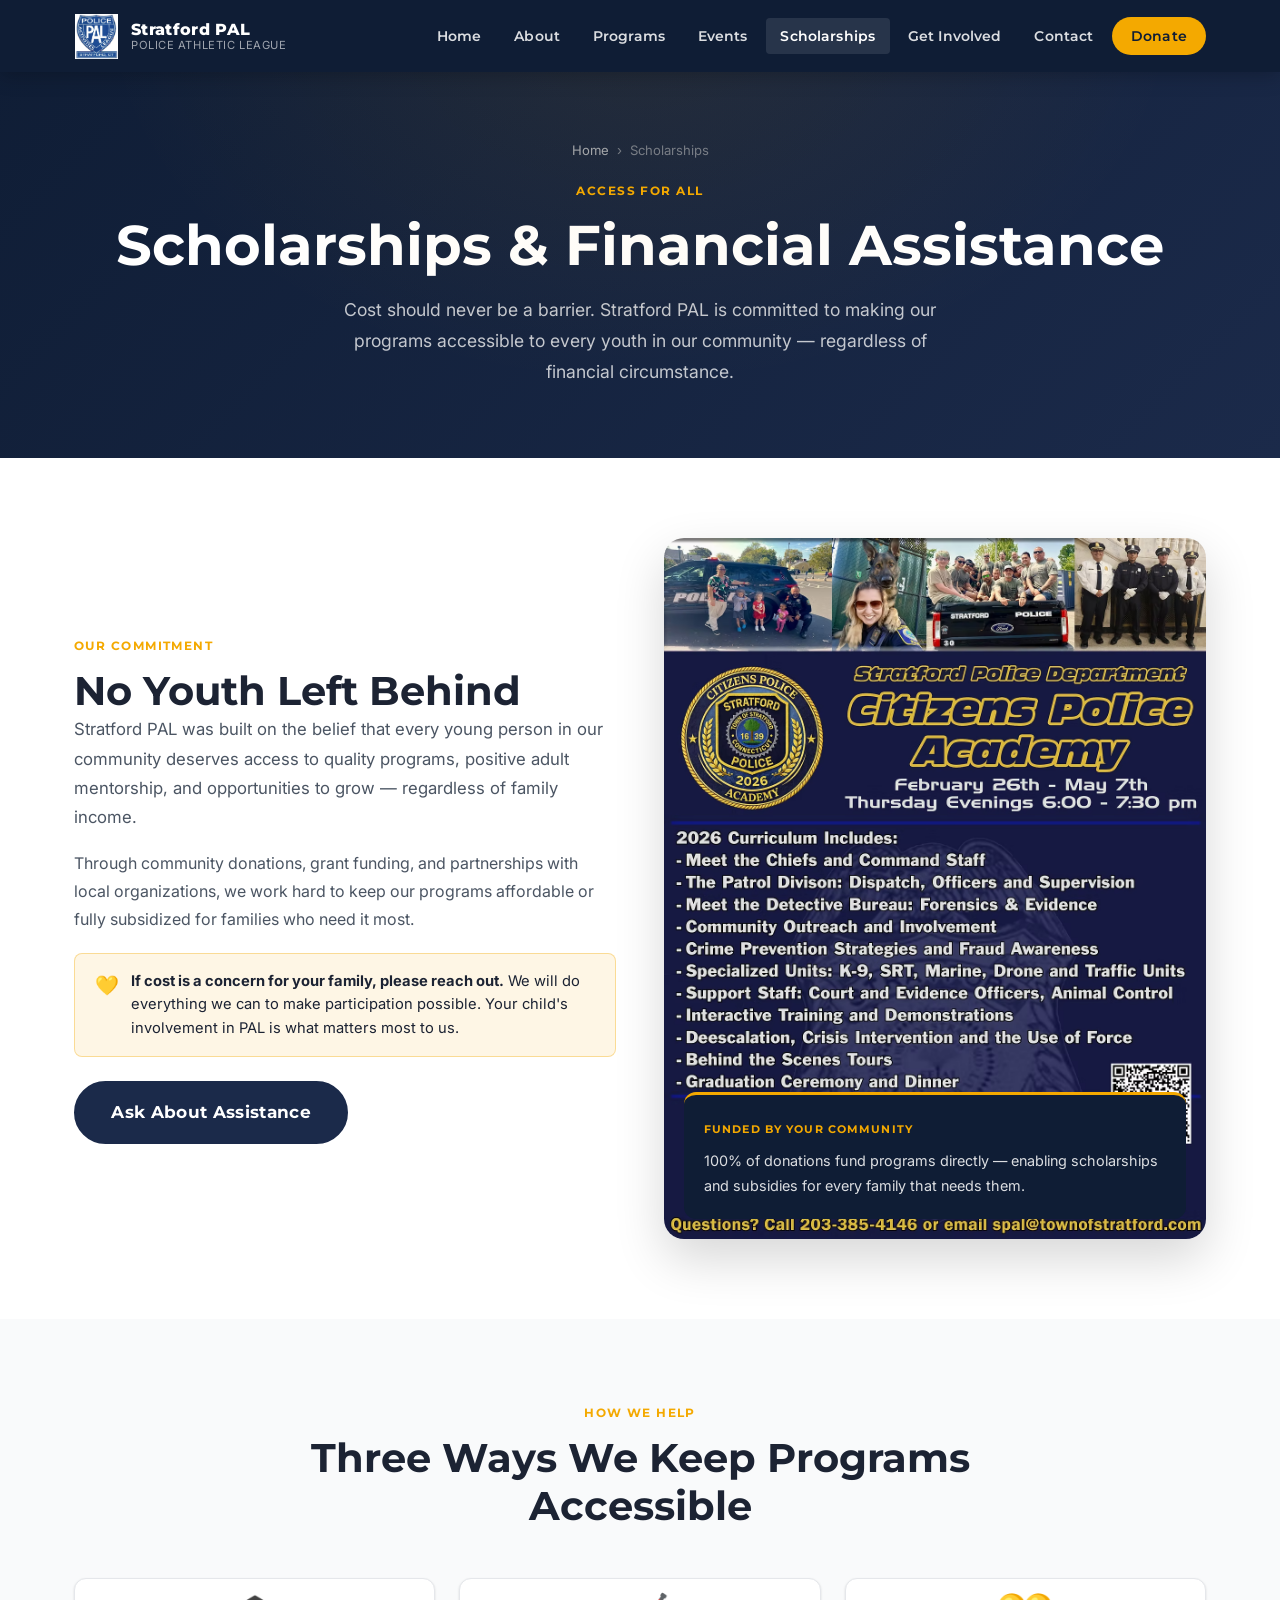
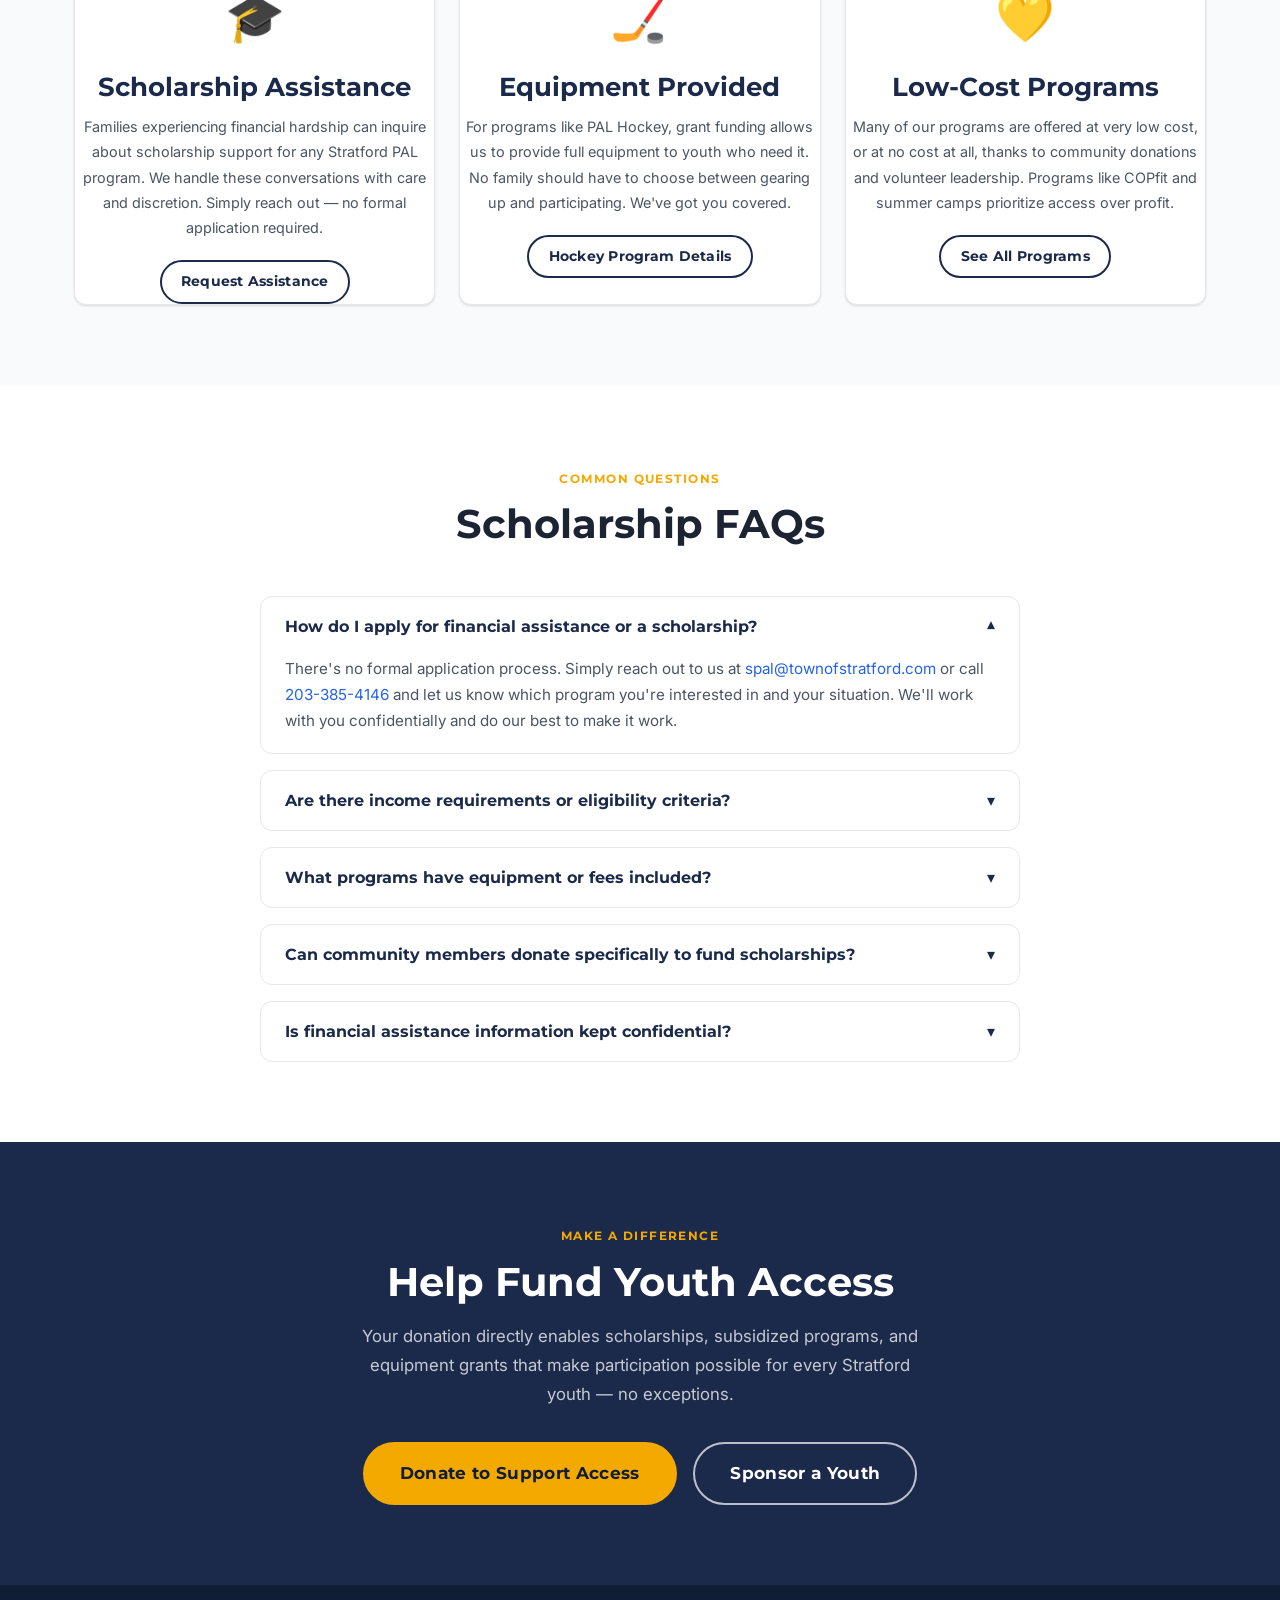
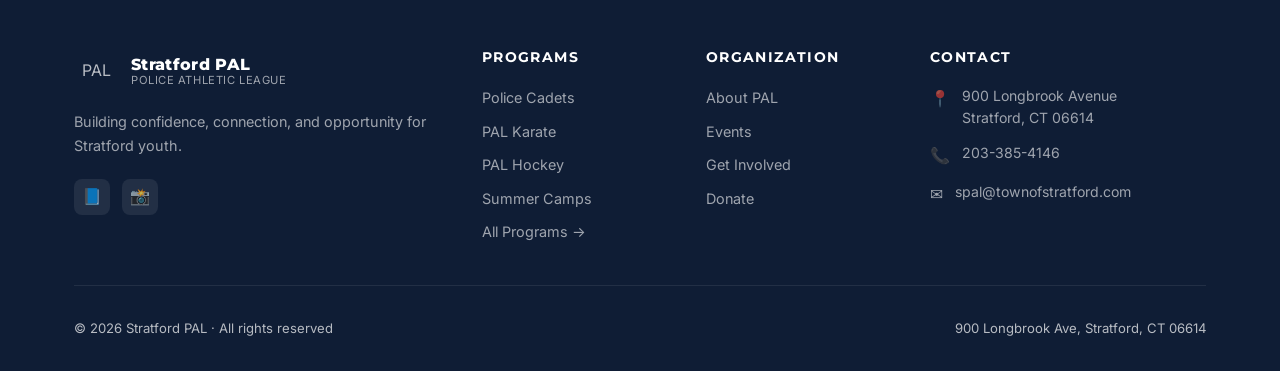
<file: scholarships.html>
<!DOCTYPE html>
<html lang="en">
<head>
  <meta charset="UTF-8" />
  <meta name="viewport" content="width=device-width, initial-scale=1.0" />
  <link rel="icon" type="image/png" href="assets/images/pal-shield-logo.png" />
  <title>Scholarships &amp; Financial Assistance — Stratford PAL</title>
  <meta name="description" content="Stratford PAL believes no youth should be left out due to financial barriers. Learn about scholarships, subsidized programs, and how we make participation accessible for all families." />
  <link rel="preconnect" href="https://fonts.googleapis.com" />
  <link rel="preconnect" href="https://fonts.gstatic.com" crossorigin />
  <link href="https://fonts.googleapis.com/css2?family=Inter:wght@400;500;600&family=Montserrat:wght@600;700;800;900&display=swap" rel="stylesheet" />
  <link rel="stylesheet" href="css/styles.css" />
  <style>
    .animate-on-scroll {
      opacity: 0; transform: translateY(20px);
      transition: opacity 0.6s ease, transform 0.6s ease;
    }
    .animate-on-scroll.is-visible { opacity: 1; transform: translateY(0); }

    .access-grid {
      display: grid;
      grid-template-columns: repeat(3, 1fr);
      gap: var(--space-6);
    }
    .access-card {
      background: var(--white);
      border-radius: var(--radius-lg);
      padding: var(--space-7);
      border: 1px solid var(--gray-200);
      box-shadow: var(--shadow-sm);
      text-align: center;
      transition: all var(--transition);
    }
    .access-card:hover { transform: translateY(-4px); box-shadow: var(--shadow-lg); }
    .access-card .ac-icon { font-size: 3rem; margin-bottom: var(--space-4); }
    .access-card h3 { color: var(--navy); margin-bottom: var(--space-3); }
    .access-card p { font-size: 0.9rem; }

    .faq-list { display: flex; flex-direction: column; gap: var(--space-4); max-width: 760px; margin: 0 auto; }
    .faq-item {
      background: var(--white);
      border-radius: var(--radius-lg);
      border: 1px solid var(--gray-200);
      overflow: hidden;
    }
    .faq-question {
      width: 100%;
      display: flex;
      justify-content: space-between;
      align-items: center;
      padding: var(--space-5) var(--space-6);
      background: none;
      border: none;
      text-align: left;
      font-family: var(--font-head);
      font-size: 1rem;
      font-weight: 700;
      color: var(--navy);
      cursor: pointer;
    }
    .faq-question .faq-arrow { transition: transform var(--transition); font-style: normal; }
    .faq-item.open .faq-arrow { transform: rotate(180deg); }
    .faq-answer {
      padding: 0 var(--space-6) var(--space-5);
      display: none;
      font-size: 0.95rem;
      color: var(--text-light);
      line-height: 1.7;
    }
    .faq-item.open .faq-answer { display: block; }

    .subsidized-programs-list {
      display: flex;
      flex-direction: column;
      gap: var(--space-4);
    }
    .subsidized-item {
      display: flex;
      align-items: center;
      gap: var(--space-4);
      background: rgba(255,255,255,0.08);
      border-radius: var(--radius-md);
      padding: var(--space-4) var(--space-5);
    }
    .subsidized-item .si-icon { font-size: 1.8rem; }
    .subsidized-item h4 { color: var(--gold); margin-bottom: 2px; font-size: 0.95rem; }
    .subsidized-item p { font-size: 0.85rem; color: rgba(255,255,255,0.7); margin: 0; }

    @media (max-width: 768px) {
      .access-grid { grid-template-columns: 1fr; }
    }
  </style>
</head>
<body>

  <!-- Navigation -->
  <nav class="nav" role="navigation">
    <div class="container">
      <div class="nav-inner">
        <a href="index.html" class="nav-logo" aria-label="Stratford PAL Home">
          <div class="nav-logo-badge">
            <img src="assets/images/pal-shield-logo.png" alt="Stratford PAL Shield" />
          </div>
          <div class="nav-logo-text">
            <span class="nav-logo-name">Stratford PAL</span>
            <span class="nav-logo-sub">Police Athletic League</span>
          </div>
        </a>
        <div class="nav-links">
          <a href="index.html">Home</a>
          <a href="about.html">About</a>
          <a href="programs.html">Programs</a>
          <a href="events.html">Events</a>
          <a href="scholarships.html" class="active">Scholarships</a>
          <a href="get-involved.html">Get Involved</a>
          <a href="contact.html">Contact</a>
          <a href="https://donorbox.org/stratford-pal-donations" target="_blank" rel="noopener" class="nav-cta">Donate</a>
        </div>
        <button class="nav-hamburger" aria-label="Open menu" aria-expanded="false">
          <span></span><span></span><span></span>
        </button>
      </div>
    </div>
    <div class="nav-mobile">
      <a href="index.html">Home</a>
      <a href="about.html">About</a>
      <a href="programs.html">Programs</a>
      <a href="events.html">Events</a>
      <a href="scholarships.html">Scholarships</a>
      <a href="get-involved.html">Get Involved</a>
      <a href="contact.html">Contact</a>
      <a href="https://donorbox.org/stratford-pal-donations" target="_blank" rel="noopener">Donate</a>
    </div>
  </nav>

  <!-- Page Hero -->
  <section class="page-hero">
    <div class="container">
      <div class="breadcrumb">
        <a href="index.html">Home</a>
        <span>›</span>
        <span>Scholarships</span>
      </div>
      <span class="eyebrow">Access for All</span>
      <h1>Scholarships &amp; Financial Assistance</h1>
      <p>Cost should never be a barrier. Stratford PAL is committed to making our programs accessible to every youth in our community — regardless of financial circumstance.</p>
    </div>
  </section>

  <!-- INTRO SECTION -->
  <section class="section">
    <div class="container">
      <div style="display: grid; grid-template-columns: 1fr 1fr; gap: var(--space-12); align-items: center;">
        <div class="animate-on-scroll">
          <span class="eyebrow">Our Commitment</span>
          <h2>No Youth Left Behind</h2>
          <p style="font-size: 1.05rem; margin-bottom: var(--space-4);">Stratford PAL was built on the belief that every young person in our community deserves access to quality programs, positive adult mentorship, and opportunities to grow — regardless of family income.</p>
          <p style="margin-bottom: var(--space-5);">Through community donations, grant funding, and partnerships with local organizations, we work hard to keep our programs affordable or fully subsidized for families who need it most.</p>
          <div class="notice-box" style="margin-bottom: var(--space-6);">
            <span class="notice-icon">💛</span>
            <div>
              <strong>If cost is a concern for your family, please reach out.</strong> We will do everything we can to make participation possible. Your child's involvement in PAL is what matters most to us.
            </div>
          </div>
          <a href="mailto:spal@townofstratford.com?subject=Scholarship / Financial Assistance Inquiry" class="btn btn-navy btn-lg">Ask About Assistance</a>
        </div>
        <div class="animate-on-scroll delay-2" style="position:relative;">
          <img src="assets/images/real-community-2.avif" alt="Youth participating in Stratford PAL programs"
               style="width:100%;border-radius:var(--radius-xl);box-shadow:var(--shadow-xl);display:block;"/>
          <div style="position:absolute;bottom:var(--space-5);left:var(--space-5);right:var(--space-5);
                      background:var(--navy-dark);border-radius:var(--radius-lg);padding:var(--space-5);
                      border-top:3px solid var(--gold);">
            <span style="font-family:var(--font-head);font-weight:700;font-size:0.7rem;color:var(--gold);
                         text-transform:uppercase;letter-spacing:0.1em;">Funded by Your Community</span>
            <p style="color:rgba(255,255,255,0.85);font-size:0.9rem;margin-top:var(--space-2);margin-bottom:0;">
              100% of donations fund programs directly — enabling scholarships and subsidies for every family that needs them.
            </p>
          </div>
        </div>
      </div>
    </div>
  </section>

  <!-- ACCESS PROGRAMS -->
  <section class="section section--bg">
    <div class="container">
      <div class="section-header animate-on-scroll">
        <span class="eyebrow">How We Help</span>
        <h2>Three Ways We Keep Programs Accessible</h2>
      </div>
      <div class="access-grid">
        <div class="access-card animate-on-scroll">
          <div class="ac-icon">🎓</div>
          <h3>Scholarship Assistance</h3>
          <p>Families experiencing financial hardship can inquire about scholarship support for any Stratford PAL program. We handle these conversations with care and discretion. Simply reach out — no formal application required.</p>
          <div style="margin-top: var(--space-5);">
            <a href="mailto:spal@townofstratford.com?subject=Scholarship Inquiry" class="btn btn-outline btn-sm">Request Assistance</a>
          </div>
        </div>
        <div class="access-card animate-on-scroll delay-1">
          <div class="ac-icon">🏒</div>
          <h3>Equipment Provided</h3>
          <p>For programs like PAL Hockey, grant funding allows us to provide full equipment to youth who need it. No family should have to choose between gearing up and participating. We've got you covered.</p>
          <div style="margin-top: var(--space-5);">
            <a href="programs.html#hockey" class="btn btn-outline btn-sm">Hockey Program Details</a>
          </div>
        </div>
        <div class="access-card animate-on-scroll delay-2">
          <div class="ac-icon">💛</div>
          <h3>Low-Cost Programs</h3>
          <p>Many of our programs are offered at very low cost, or at no cost at all, thanks to community donations and volunteer leadership. Programs like COPfit and summer camps prioritize access over profit.</p>
          <div style="margin-top: var(--space-5);">
            <a href="programs.html" class="btn btn-outline btn-sm">See All Programs</a>
          </div>
        </div>
      </div>
    </div>
  </section>

  <!-- FAQ -->
  <section class="section">
    <div class="container">
      <div class="section-header animate-on-scroll">
        <span class="eyebrow">Common Questions</span>
        <h2>Scholarship FAQs</h2>
      </div>
      <div class="faq-list animate-on-scroll">
        <div class="faq-item open">
          <button class="faq-question">
            How do I apply for financial assistance or a scholarship?
            <span class="faq-arrow">▾</span>
          </button>
          <div class="faq-answer">
            There's no formal application process. Simply reach out to us at <a href="mailto:spal@townofstratford.com" style="color: var(--blue);">spal@townofstratford.com</a> or call <a href="tel:+12033854146" style="color: var(--blue);">203-385-4146</a> and let us know which program you're interested in and your situation. We'll work with you confidentially and do our best to make it work.
          </div>
        </div>
        <div class="faq-item">
          <button class="faq-question">
            Are there income requirements or eligibility criteria?
            <span class="faq-arrow">▾</span>
          </button>
          <div class="faq-answer">
            We don't have rigid income thresholds. We work with families on a case-by-case basis and evaluate need conversationally. Our priority is making sure youth can participate — the details are secondary.
          </div>
        </div>
        <div class="faq-item">
          <button class="faq-question">
            What programs have equipment or fees included?
            <span class="faq-arrow">▾</span>
          </button>
          <div class="faq-answer">
            PAL Hockey includes equipment funding for up to 60 youth annually through grant support. COPfit and Summer Camps are designed to be very low-cost. Contact us for current pricing information on any specific program — we're always working to keep costs as low as possible.
          </div>
        </div>
        <div class="faq-item">
          <button class="faq-question">
            Can community members donate specifically to fund scholarships?
            <span class="faq-arrow">▾</span>
          </button>
          <div class="faq-answer">
            Absolutely. All donations to Stratford PAL go directly to program funding, which includes scholarship support. If you'd like to specifically direct a donation toward youth access and scholarships, mention it when you donate or reach out to us directly. Visit our <a href="https://donorbox.org/stratford-pal-donations" target="_blank" rel="noopener" style="color: var(--blue);">donation page</a> to contribute.
          </div>
        </div>
        <div class="faq-item">
          <button class="faq-question">
            Is financial assistance information kept confidential?
            <span class="faq-arrow">▾</span>
          </button>
          <div class="faq-answer">
            Yes, completely. Any conversation about financial need or assistance is handled privately between our leadership and the family involved. We treat every family with dignity and respect, and would never share financial information with other participants or the public.
          </div>
        </div>
      </div>
    </div>
  </section>

  <!-- SUPPORT CTA -->
  <section class="section section--navy">
    <div class="container text-center">
      <span class="eyebrow">Make a Difference</span>
      <h2 style="color: var(--white); margin-bottom: var(--space-4);">Help Fund Youth Access</h2>
      <p style="color: rgba(255,255,255,0.75); max-width: 580px; margin: 0 auto var(--space-8); font-size: 1.05rem;">
        Your donation directly enables scholarships, subsidized programs, and equipment grants that make participation possible for every Stratford youth — no exceptions.
      </p>
      <div style="display: flex; justify-content: center; gap: var(--space-4); flex-wrap: wrap;">
        <a href="https://donorbox.org/stratford-pal-donations" target="_blank" rel="noopener" class="btn btn-primary btn-lg">Donate to Support Access</a>
        <a href="get-involved.html#sponsor" class="btn btn-secondary btn-lg">Sponsor a Youth</a>
      </div>
    </div>
  </section>

  <!-- Footer -->
  <footer class="footer">
    <div class="container">
      <div class="footer-grid">
        <div class="footer-brand">
          <a href="index.html" class="nav-logo" style="margin-bottom: var(--space-4);">
            <div class="nav-logo-badge">PAL</div>
            <div class="nav-logo-text">
              <span class="nav-logo-name">Stratford PAL</span>
              <span class="nav-logo-sub">Police Athletic League</span>
            </div>
          </a>
          <p>Building confidence, connection, and opportunity for Stratford youth.</p>
          <div class="footer-social">
            <a href="https://www.facebook.com/stratfordpal" target="_blank" rel="noopener" aria-label="Facebook">📘</a>
            <a href="https://www.instagram.com/stratford_p.a.l." target="_blank" rel="noopener" aria-label="Instagram">📸</a>
          </div>
        </div>
        <div class="footer-col">
          <h4>Programs</h4>
          <ul>
            <li><a href="programs.html#police-cadets">Police Cadets</a></li>
            <li><a href="programs.html#karate">PAL Karate</a></li>
            <li><a href="programs.html#hockey">PAL Hockey</a></li>
            <li><a href="programs.html#summer-camps">Summer Camps</a></li>
            <li><a href="programs.html">All Programs →</a></li>
          </ul>
        </div>
        <div class="footer-col">
          <h4>Organization</h4>
          <ul>
            <li><a href="about.html">About PAL</a></li>
            <li><a href="events.html">Events</a></li>
            <li><a href="get-involved.html">Get Involved</a></li>
            <li><a href="https://donorbox.org/stratford-pal-donations" target="_blank" rel="noopener">Donate</a></li>
          </ul>
        </div>
        <div class="footer-col">
          <h4>Contact</h4>
          <div class="footer-contact-item">
            <span class="fc-icon">📍</span>
            <span>900 Longbrook Avenue<br>Stratford, CT 06614</span>
          </div>
          <div class="footer-contact-item">
            <span class="fc-icon">📞</span>
            <a href="tel:+12033854146">203-385-4146</a>
          </div>
          <div class="footer-contact-item">
            <span class="fc-icon">✉️</span>
            <a href="mailto:spal@townofstratford.com">spal@townofstratford.com</a>
          </div>
        </div>
      </div>
      <div class="footer-bottom">
        <span>© 2026 Stratford PAL · All rights reserved</span>
        <span>900 Longbrook Ave, Stratford, CT 06614</span>
      </div>
    </div>
  </footer>

  <script src="js/main.js"></script>
  <script>
    // FAQ accordion
    document.querySelectorAll('.faq-question').forEach(btn => {
      btn.addEventListener('click', () => {
        const item = btn.closest('.faq-item');
        const isOpen = item.classList.contains('open');
        document.querySelectorAll('.faq-item').forEach(i => i.classList.remove('open'));
        if (!isOpen) item.classList.add('open');
      });
    });
  </script>
</body>
</html>
</file>
<file: css/styles.css>
/* =============================================
   STRATFORD PAL — DESIGN SYSTEM & GLOBAL STYLES
   ============================================= */

/* --- Custom Properties (Design Tokens) --- */
:root {
  /* Colors */
  --navy:        #1B2A4A;
  --navy-dark:   #0F1D35;
  --navy-light:  #253660;
  --gold:        #F4A900;
  --gold-dark:   #D4900A;
  --gold-light:  #FFD166;
  --blue:        #2563EB;
  --blue-light:  #3B82F6;
  --red:         #DC2626;
  --white:       #FFFFFF;
  --off-white:   #F7F8FA;
  --gray-50:     #F9FAFB;
  --gray-100:    #F3F4F6;
  --gray-200:    #E5E7EB;
  --gray-300:    #D1D5DB;
  --gray-500:    #6B7280;
  --gray-700:    #374151;
  --gray-900:    #111827;
  --text:        #1C2333;
  --text-light:  #4B5563;
  --success:     #16A34A;

  /* Typography */
  --font-head: 'Montserrat', 'Inter', system-ui, sans-serif;
  --font-body: 'Inter', system-ui, sans-serif;

  /* Spacing */
  --space-1:  0.25rem;
  --space-2:  0.5rem;
  --space-3:  0.75rem;
  --space-4:  1rem;
  --space-5:  1.25rem;
  --space-6:  1.5rem;
  --space-8:  2rem;
  --space-10: 2.5rem;
  --space-12: 3rem;
  --space-16: 4rem;
  --space-20: 5rem;
  --space-24: 6rem;

  /* Radii */
  --radius-sm:  4px;
  --radius-md:  8px;
  --radius-lg:  12px;
  --radius-xl:  20px;
  --radius-full: 9999px;

  /* Shadows */
  --shadow-sm:  0 1px 3px rgba(0,0,0,.08), 0 1px 2px rgba(0,0,0,.06);
  --shadow-md:  0 4px 12px rgba(0,0,0,.10);
  --shadow-lg:  0 10px 30px rgba(0,0,0,.12);
  --shadow-xl:  0 20px 50px rgba(0,0,0,.16);

  /* Transitions */
  --transition: 0.2s ease;
  --transition-slow: 0.35s ease;

  /* Container */
  --container: 1180px;
}

/* --- Reset & Base --- */
*, *::before, *::after { box-sizing: border-box; margin: 0; padding: 0; }

html {
  scroll-behavior: smooth;
  font-size: 16px;
}

body {
  font-family: var(--font-body);
  color: var(--text);
  background: var(--white);
  line-height: 1.6;
  -webkit-font-smoothing: antialiased;
}

img { max-width: 100%; height: auto; display: block; }
a { color: inherit; text-decoration: none; }
ul { list-style: none; }
button { cursor: pointer; font-family: inherit; }
input, textarea, select { font-family: inherit; }

/* --- Typography --- */
h1, h2, h3, h4, h5, h6 {
  font-family: var(--font-head);
  font-weight: 700;
  line-height: 1.2;
  color: var(--text);
}
h1 { font-size: clamp(2rem, 5vw, 3.5rem); }
h2 { font-size: clamp(1.6rem, 3.5vw, 2.5rem); }
h3 { font-size: clamp(1.2rem, 2.5vw, 1.6rem); }
h4 { font-size: 1.2rem; }
p { line-height: 1.75; color: var(--text-light); }

/* --- Container --- */
.container {
  max-width: var(--container);
  margin: 0 auto;
  padding: 0 var(--space-6);
}
@media (max-width: 640px) {
  .container { padding: 0 var(--space-4); }
}

/* --- Section Spacing --- */
.section { padding: var(--space-20) 0; }
.section--sm { padding: var(--space-12) 0; }
.section--lg { padding: var(--space-24) 0; }
.section--bg { background: var(--gray-50); }
.section--navy { background: var(--navy); color: var(--white); }
.section--navy h1,
.section--navy h2,
.section--navy h3 { color: var(--white); }
.section--navy p { color: rgba(255,255,255,0.80); }

/* --- Section Labels / Eyebrows --- */
.eyebrow {
  display: inline-block;
  font-family: var(--font-head);
  font-size: 0.75rem;
  font-weight: 700;
  letter-spacing: 0.12em;
  text-transform: uppercase;
  color: var(--gold);
  margin-bottom: var(--space-3);
}
.section--navy .eyebrow { color: var(--gold); }

/* --- Section Headers --- */
.section-header {
  text-align: center;
  max-width: 680px;
  margin: 0 auto var(--space-12);
}
.section-header h2 { margin-bottom: var(--space-4); }
.section-header p { font-size: 1.1rem; }

/* --- Buttons --- */
.btn {
  display: inline-flex;
  align-items: center;
  gap: var(--space-2);
  padding: 0.8rem 1.75rem;
  border-radius: var(--radius-full);
  font-family: var(--font-head);
  font-size: 0.95rem;
  font-weight: 700;
  letter-spacing: 0.02em;
  border: 2px solid transparent;
  transition: all var(--transition);
  white-space: nowrap;
  text-decoration: none;
}
.btn:hover { transform: translateY(-2px); }
.btn:active { transform: translateY(0); }

.btn-primary {
  background: var(--gold);
  color: var(--navy-dark);
  border-color: var(--gold);
}
.btn-primary:hover { background: var(--gold-dark); border-color: var(--gold-dark); }

.btn-secondary {
  background: transparent;
  color: var(--white);
  border-color: rgba(255,255,255,0.7);
}
.btn-secondary:hover { background: rgba(255,255,255,0.12); border-color: var(--white); }

.btn-navy {
  background: var(--navy);
  color: var(--white);
  border-color: var(--navy);
}
.btn-navy:hover { background: var(--navy-dark); border-color: var(--navy-dark); }

.btn-outline {
  background: transparent;
  color: var(--navy);
  border-color: var(--navy);
}
.btn-outline:hover { background: var(--navy); color: var(--white); }

.btn-sm {
  padding: 0.55rem 1.2rem;
  font-size: 0.85rem;
}

.btn-lg {
  padding: 1rem 2.2rem;
  font-size: 1.05rem;
}

/* --- Cards --- */
.card {
  background: var(--white);
  border-radius: var(--radius-lg);
  box-shadow: var(--shadow-md);
  overflow: hidden;
  transition: transform var(--transition), box-shadow var(--transition);
}
.card:hover { transform: translateY(-4px); box-shadow: var(--shadow-lg); }
.card-body { padding: var(--space-6); }
.card-icon {
  font-size: 2.5rem;
  margin-bottom: var(--space-4);
  display: block;
}
.card h3 { margin-bottom: var(--space-3); color: var(--navy); }
.card p { font-size: 0.95rem; }

/* --- Badge --- */
.badge {
  display: inline-block;
  padding: 0.25rem 0.75rem;
  border-radius: var(--radius-full);
  font-size: 0.78rem;
  font-weight: 600;
  font-family: var(--font-head);
  letter-spacing: 0.03em;
}
.badge-gold { background: rgba(244,169,0,0.15); color: #A07000; }
.badge-navy { background: rgba(27,42,74,0.1); color: var(--navy); }
.badge-blue { background: rgba(37,99,235,0.1); color: var(--blue); }
.badge-green { background: rgba(22,163,74,0.1); color: var(--success); }

/* --- Grid Helpers --- */
.grid-2 { display: grid; grid-template-columns: repeat(2, 1fr); gap: var(--space-6); }
.grid-3 { display: grid; grid-template-columns: repeat(3, 1fr); gap: var(--space-6); }
.grid-4 { display: grid; grid-template-columns: repeat(4, 1fr); gap: var(--space-6); }

@media (max-width: 1024px) {
  .grid-4 { grid-template-columns: repeat(2, 1fr); }
}
@media (max-width: 768px) {
  .grid-2, .grid-3 { grid-template-columns: 1fr; }
  .grid-4 { grid-template-columns: 1fr; }
}

/* ============================================================
   NAVIGATION
   ============================================================ */
.nav {
  position: fixed;
  top: 0; left: 0; right: 0;
  z-index: 1000;
  background: var(--navy-dark);
  box-shadow: 0 2px 20px rgba(0,0,0,0.25);
  transition: background var(--transition-slow), box-shadow var(--transition-slow);
}
.nav.scrolled {
  background: var(--navy-dark);
  box-shadow: 0 2px 20px rgba(0,0,0,0.25);
}
.nav-inner {
  display: flex;
  align-items: center;
  justify-content: space-between;
  height: 72px;
}
.nav-logo {
  display: flex;
  align-items: center;
  gap: var(--space-3);
  text-decoration: none;
}
.nav-logo-badge {
  width: 45px;
  height: 45px;
  display: flex;
  align-items: center;
  justify-content: center;
  flex-shrink: 0;
}
.nav-logo-badge img {
  width: 100%;
  height: 100%;
  object-fit: contain;
}
.nav-logo-text {
  display: flex;
  flex-direction: column;
  line-height: 1.1;
}
.nav-logo-name {
  font-family: var(--font-head);
  font-weight: 800;
  font-size: 1rem;
  color: var(--white);
  letter-spacing: 0.02em;
}
.nav-logo-sub {
  font-size: 0.7rem;
  color: rgba(255,255,255,0.6);
  letter-spacing: 0.05em;
  text-transform: uppercase;
}
.nav-links {
  display: flex;
  align-items: center;
  gap: var(--space-1);
}
.nav-links a {
  padding: 0.45rem 0.9rem;
  border-radius: var(--radius-sm);
  font-family: var(--font-head);
  font-size: 0.88rem;
  font-weight: 600;
  color: rgba(255,255,255,0.85);
  transition: color var(--transition), background var(--transition);
  letter-spacing: 0.01em;
}
.nav-links a:hover,
.nav-links a.active { color: var(--white); background: rgba(255,255,255,0.1); }
.nav-cta {
  background: var(--gold) !important;
  color: var(--navy-dark) !important;
  border-radius: var(--radius-full) !important;
  padding: 0.5rem 1.2rem !important;
}
.nav-cta:hover { background: var(--gold-dark) !important; }

.nav-hamburger {
  display: none;
  flex-direction: column;
  gap: 5px;
  background: none;
  border: none;
  padding: var(--space-2);
  cursor: pointer;
}
.nav-hamburger span {
  display: block;
  width: 24px;
  height: 2px;
  background: var(--white);
  transition: all var(--transition);
  border-radius: 2px;
}

/* Mobile nav */
.nav-mobile {
  display: none;
  flex-direction: column;
  background: var(--navy-dark);
  padding: var(--space-4) var(--space-6);
  border-top: 1px solid rgba(255,255,255,0.1);
}
.nav-mobile.open { display: flex; }
.nav-mobile a {
  padding: var(--space-3) 0;
  color: rgba(255,255,255,0.85);
  font-family: var(--font-head);
  font-weight: 600;
  font-size: 1rem;
  border-bottom: 1px solid rgba(255,255,255,0.08);
  transition: color var(--transition);
}
.nav-mobile a:last-child { border-bottom: none; }
.nav-mobile a:hover { color: var(--gold); }

@media (max-width: 900px) {
  .nav-links { display: none; }
  .nav-hamburger { display: flex; }
}

/* ============================================================
   HERO
   ============================================================ */
.hero {
  min-height: 100vh;
  background: linear-gradient(145deg, var(--navy-dark) 0%, var(--navy) 50%, var(--navy-light) 100%);
  display: flex;
  align-items: center;
  position: relative;
  overflow: hidden;
  padding: 120px 0 80px;
}
.hero::before {
  content: '';
  position: absolute;
  inset: 0;
  background:
    radial-gradient(ellipse at 70% 50%, rgba(244,169,0,0.08) 0%, transparent 65%),
    radial-gradient(ellipse at 20% 80%, rgba(37,99,235,0.1) 0%, transparent 50%);
  pointer-events: none;
}
.hero-grid {
  display: grid;
  grid-template-columns: 1fr 1fr;
  gap: var(--space-16);
  align-items: center;
}
.hero-content { position: relative; z-index: 1; }
.hero-eyebrow {
  display: inline-flex;
  align-items: center;
  gap: var(--space-2);
  background: rgba(244,169,0,0.15);
  border: 1px solid rgba(244,169,0,0.3);
  border-radius: var(--radius-full);
  padding: 0.4rem 1rem;
  font-family: var(--font-head);
  font-size: 0.78rem;
  font-weight: 700;
  letter-spacing: 0.1em;
  text-transform: uppercase;
  color: var(--gold);
  margin-bottom: var(--space-5);
}
.hero h1 {
  color: var(--white);
  font-size: clamp(2.4rem, 5vw, 3.8rem);
  line-height: 1.1;
  margin-bottom: var(--space-5);
}
.hero h1 span { color: var(--gold); }
.hero-sub {
  font-size: 1.15rem;
  color: rgba(255,255,255,0.78);
  line-height: 1.75;
  margin-bottom: var(--space-8);
  max-width: 520px;
}
.hero-actions {
  display: flex;
  flex-wrap: wrap;
  gap: var(--space-4);
  align-items: center;
}
.hero-stats {
  display: flex;
  gap: var(--space-8);
  margin-top: var(--space-10);
  padding-top: var(--space-8);
  border-top: 1px solid rgba(255,255,255,0.12);
}
.hero-stat-num {
  font-family: var(--font-head);
  font-size: 2rem;
  font-weight: 800;
  color: var(--gold);
}
.hero-stat-label {
  font-size: 0.85rem;
  color: rgba(255,255,255,0.6);
}

/* Hero visual panel */
.hero-visual {
  position: relative;
  z-index: 1;
}
.hero-card-stack {
  position: relative;
  padding-bottom: var(--space-20);
}
.hero-main-card {
  background: rgba(255,255,255,0.07);
  backdrop-filter: blur(12px);
  border: 1px solid rgba(255,255,255,0.12);
  border-radius: var(--radius-xl);
  padding: var(--space-8);
  color: var(--white);
}
.hero-main-card h3 { color: var(--white); margin-bottom: var(--space-6); font-size: 1.1rem; }
.hero-program-list { display: flex; flex-direction: column; gap: var(--space-3); }
.hero-program-item {
  display: flex;
  align-items: center;
  gap: var(--space-3);
  padding: var(--space-3) var(--space-4);
  background: rgba(255,255,255,0.06);
  border-radius: var(--radius-md);
  font-size: 0.9rem;
  color: rgba(255,255,255,0.85);
  font-weight: 500;
  transition: all 0.2s ease;
}
.hero-program-link {
  display: flex;
  align-items: center;
  gap: var(--space-3);
  width: 100%;
  text-decoration: none;
  color: rgba(255,255,255,0.85);
  cursor: pointer;
}
.hero-program-link:hover {
  color: var(--white);
}
.hero-program-item:has(.hero-program-link:hover) {
  background: rgba(255,255,255,0.12);
  border: 1px solid rgba(244,169,0,0.3);
}
.hero-program-item .prog-icon { font-size: 1.3rem; }
.hero-program-item .prog-badge {
  margin-left: auto;
  font-size: 0.7rem;
  background: rgba(244,169,0,0.2);
  color: var(--gold);
  padding: 2px 8px;
  border-radius: var(--radius-full);
  font-weight: 700;
}
.hero-floating-badge {
  position: absolute;
  bottom: 0;
  left: 0;
  background: var(--gold);
  color: var(--navy-dark);
  border-radius: var(--radius-lg);
  padding: var(--space-4) var(--space-5);
  font-family: var(--font-head);
  font-weight: 700;
  box-shadow: var(--shadow-lg);
  z-index: 10;
}
.hero-floating-badge .big-num {
  font-size: 2rem;
  display: block;
  line-height: 1;
}
.hero-floating-badge .badge-label {
  font-size: 0.7rem;
  opacity: 0.8;
}

@media (max-width: 900px) {
  .hero-grid { grid-template-columns: 1fr; }
  .hero-visual { display: none; }
  .hero { min-height: auto; padding: 100px 0 60px; }
  .hero-stats { gap: var(--space-6); }
}

/* ============================================================
   MISSION STRIP
   ============================================================ */
.mission-strip {
  background: var(--gold);
  padding: var(--space-8) 0;
}
.mission-strip-inner {
  display: flex;
  align-items: center;
  gap: var(--space-8);
  justify-content: center;
  text-align: center;
  flex-wrap: wrap;
}
.mission-strip-item {
  display: flex;
  flex-direction: column;
  align-items: center;
  gap: var(--space-2);
}
.mission-strip-icon {
  font-size: 2rem;
  line-height: 1;
}
.mission-strip-label {
  font-family: var(--font-head);
  font-size: 0.9rem;
  font-weight: 700;
  color: var(--navy-dark);
}

/* ============================================================
   ABOUT / VALUE PROP
   ============================================================ */
.about-grid {
  display: grid;
  grid-template-columns: 1fr 1fr;
  gap: var(--space-16);
  align-items: center;
}
.about-visual {
  position: relative;
}
.about-visual-box {
  background: linear-gradient(135deg, var(--navy) 0%, var(--navy-light) 100%);
  border-radius: var(--radius-xl);
  padding: var(--space-12);
  color: var(--white);
  position: relative;
  overflow: hidden;
}
.about-visual-box::before {
  content: '';
  position: absolute;
  top: -40px; right: -40px;
  width: 160px; height: 160px;
  background: rgba(244,169,0,0.15);
  border-radius: 50%;
}
.about-pillars {
  display: grid;
  grid-template-columns: 1fr 1fr;
  gap: var(--space-4);
  margin-top: var(--space-6);
}
.about-pillar {
  background: rgba(255,255,255,0.08);
  border-radius: var(--radius-md);
  padding: var(--space-4);
}
.about-pillar h4 { color: var(--gold); font-size: 0.85rem; margin-bottom: var(--space-1); }
.about-pillar p { font-size: 0.82rem; color: rgba(255,255,255,0.7); }
.about-content .eyebrow { display: block; }
.about-content h2 { margin-bottom: var(--space-5); }
.about-content p { margin-bottom: var(--space-4); font-size: 1.05rem; }
.about-quote {
  background: var(--gray-50);
  border-left: 4px solid var(--gold);
  border-radius: 0 var(--radius-md) var(--radius-md) 0;
  padding: var(--space-5) var(--space-6);
  margin: var(--space-6) 0;
  font-style: italic;
  color: var(--text);
  font-size: 1.05rem;
}

@media (max-width: 768px) {
  .about-grid { grid-template-columns: 1fr; }
  .about-visual { order: 2; }
}

/* ============================================================
   PROGRAMS SECTION
   ============================================================ */
.programs-grid {
  display: grid;
  grid-template-columns: repeat(3, 1fr);
  gap: var(--space-6);
}
.program-card {
  background: var(--white);
  border-radius: var(--radius-lg);
  box-shadow: var(--shadow-sm);
  border: 1px solid var(--gray-200);
  padding: var(--space-6);
  transition: all var(--transition);
  position: relative;
  overflow: hidden;
}
.program-card::before {
  content: '';
  position: absolute;
  top: 0; left: 0; right: 0;
  height: 4px;
  background: linear-gradient(90deg, var(--gold), var(--navy-light));
  opacity: 0;
  transition: opacity var(--transition);
}
.program-card:hover {
  transform: translateY(-4px);
  box-shadow: var(--shadow-lg);
  border-color: transparent;
}
.program-card:hover::before { opacity: 1; }
.program-icon { font-size: 2.2rem; margin-bottom: var(--space-4); }
.program-category {
  margin-bottom: var(--space-3);
}
.program-card h3 { font-size: 1.15rem; color: var(--navy); margin-bottom: var(--space-3); }
.program-card p { font-size: 0.9rem; line-height: 1.65; margin-bottom: var(--space-4); }
.program-meta {
  display: flex;
  flex-direction: column;
  gap: var(--space-2);
  margin-bottom: var(--space-5);
  padding-top: var(--space-4);
  border-top: 1px solid var(--gray-100);
}
.program-meta-item {
  display: flex;
  align-items: center;
  gap: var(--space-2);
  font-size: 0.82rem;
  color: var(--text-light);
}
.program-meta-item .meta-icon { font-size: 0.9rem; }

@media (max-width: 1024px) {
  .programs-grid { grid-template-columns: repeat(2, 1fr); }
}
@media (max-width: 640px) {
  .programs-grid { grid-template-columns: 1fr; }
}

/* ============================================================
   EVENTS
   ============================================================ */
.events-list { display: flex; flex-direction: column; gap: var(--space-4); }
.event-card {
  display: grid;
  grid-template-columns: auto 1fr auto;
  align-items: center;
  gap: var(--space-6);
  background: var(--white);
  border-radius: var(--radius-lg);
  padding: var(--space-5) var(--space-6);
  box-shadow: var(--shadow-sm);
  border: 1px solid var(--gray-200);
  transition: all var(--transition);
}
.event-card:hover { box-shadow: var(--shadow-md); border-color: var(--gray-300); }
.event-date-block {
  background: var(--navy);
  color: var(--white);
  border-radius: var(--radius-md);
  padding: var(--space-3) var(--space-4);
  text-align: center;
  min-width: 72px;
}
.event-date-block .date-main {
  font-family: var(--font-head);
  font-weight: 800;
  font-size: 1.4rem;
  line-height: 1;
  color: var(--gold);
}
.event-date-block .date-sub {
  font-size: 0.7rem;
  text-transform: uppercase;
  letter-spacing: 0.08em;
  opacity: 0.75;
  margin-top: 2px;
}
.event-info h4 { font-size: 1.05rem; color: var(--navy); margin-bottom: var(--space-1); }
.event-info p { font-size: 0.88rem; margin: 0; }
.event-detail {
  display: flex;
  align-items: center;
  gap: var(--space-1);
  font-size: 0.82rem;
  color: var(--text-light);
  margin-top: var(--space-1);
}

@media (max-width: 640px) {
  .event-card { grid-template-columns: auto 1fr; }
  .event-card .btn { display: none; }
}

/* ============================================================
   STATS SECTION
   ============================================================ */
.stats-grid {
  display: grid;
  grid-template-columns: repeat(4, 1fr);
  gap: var(--space-6);
  text-align: center;
}
.stat-item { padding: var(--space-8); }
.stat-num {
  font-family: var(--font-head);
  font-size: clamp(2.5rem, 5vw, 3.5rem);
  font-weight: 800;
  color: var(--gold);
  line-height: 1;
  margin-bottom: var(--space-2);
}
.stat-label {
  font-size: 0.95rem;
  color: rgba(255,255,255,0.7);
  font-weight: 500;
}

@media (max-width: 768px) {
  .stats-grid { grid-template-columns: repeat(2, 1fr); }
}

/* ============================================================
   GET INVOLVED / WAYS TO HELP
   ============================================================ */
.involve-grid {
  display: grid;
  grid-template-columns: repeat(2, 1fr);
  gap: var(--space-6);
}
.involve-card {
  background: var(--white);
  border-radius: var(--radius-lg);
  padding: var(--space-8);
  border: 1px solid var(--gray-200);
  transition: all var(--transition);
  position: relative;
  overflow: hidden;
}
.involve-card::after {
  content: '';
  position: absolute;
  bottom: 0; left: 0; right: 0;
  height: 3px;
  background: var(--gold);
  transform: scaleX(0);
  transition: transform var(--transition);
  transform-origin: left;
}
.involve-card:hover { box-shadow: var(--shadow-lg); border-color: transparent; }
.involve-card:hover::after { transform: scaleX(1); }
.involve-icon { font-size: 2.5rem; margin-bottom: var(--space-4); }
.involve-card h3 { color: var(--navy); margin-bottom: var(--space-3); }
.involve-card p { margin-bottom: var(--space-5); font-size: 0.95rem; }

@media (max-width: 640px) {
  .involve-grid { grid-template-columns: 1fr; }
}

/* ============================================================
   CTA BANNER
   ============================================================ */
.cta-banner {
  background: linear-gradient(135deg, var(--navy-dark) 0%, var(--navy) 60%, var(--navy-light) 100%);
  padding: var(--space-20) 0;
  text-align: center;
  position: relative;
  overflow: hidden;
}
.cta-banner::before {
  content: '';
  position: absolute;
  inset: 0;
  background: radial-gradient(ellipse at center, rgba(244,169,0,0.1) 0%, transparent 70%);
}
.cta-banner h2 { color: var(--white); margin-bottom: var(--space-4); position: relative; }
.cta-banner p { color: rgba(255,255,255,0.75); font-size: 1.1rem; margin-bottom: var(--space-8); position: relative; max-width: 560px; margin-left: auto; margin-right: auto; }
.cta-banner .btn-actions { display: flex; justify-content: center; gap: var(--space-4); flex-wrap: wrap; position: relative; }

/* ============================================================
   PARTNERS
   ============================================================ */
.partners-row {
  display: flex;
  flex-wrap: wrap;
  gap: var(--space-4);
  justify-content: center;
  align-items: center;
}
.partner-chip {
  background: var(--white);
  border: 1px solid var(--gray-200);
  border-radius: var(--radius-full);
  padding: var(--space-3) var(--space-6);
  font-size: 0.9rem;
  font-weight: 600;
  color: var(--text);
  font-family: var(--font-head);
  transition: all var(--transition);
}
.partner-chip:hover { border-color: var(--navy); color: var(--navy); box-shadow: var(--shadow-sm); }

/* ============================================================
   SCHOLARSHIPS
   ============================================================ */
.scholarship-highlight {
  background: linear-gradient(135deg, var(--navy) 0%, var(--navy-light) 100%);
  border-radius: var(--radius-xl);
  padding: var(--space-12);
  color: var(--white);
  display: grid;
  grid-template-columns: 1fr 1fr;
  gap: var(--space-10);
  align-items: center;
}
.scholarship-highlight h2 { color: var(--white); margin-bottom: var(--space-4); }
.scholarship-highlight p { color: rgba(255,255,255,0.8); font-size: 1.05rem; margin-bottom: var(--space-6); }
.scholarship-points {
  display: flex;
  flex-direction: column;
  gap: var(--space-4);
}
.scholarship-point {
  display: flex;
  align-items: flex-start;
  gap: var(--space-4);
  background: rgba(255,255,255,0.07);
  border-radius: var(--radius-md);
  padding: var(--space-4);
}
.scholarship-point .point-icon { font-size: 1.5rem; flex-shrink: 0; }
.scholarship-point h4 { color: var(--gold); margin-bottom: var(--space-1); font-size: 0.9rem; }
.scholarship-point p { font-size: 0.85rem; color: rgba(255,255,255,0.7); margin: 0; }

@media (max-width: 768px) {
  .scholarship-highlight { grid-template-columns: 1fr; }
}

/* ============================================================
   STAFF / TEAM
   ============================================================ */
.staff-grid {
  display: grid;
  grid-template-columns: repeat(2, 1fr);
  gap: var(--space-6);
  max-width: 700px;
  margin: 0 auto;
}
.staff-card {
  background: var(--white);
  border-radius: var(--radius-lg);
  padding: var(--space-8);
  text-align: center;
  box-shadow: var(--shadow-md);
  border: 1px solid var(--gray-100);
}
.staff-avatar {
  width: 80px; height: 80px;
  border-radius: 50%;
  background: linear-gradient(135deg, var(--navy) 0%, var(--navy-light) 100%);
  display: flex;
  align-items: center;
  justify-content: center;
  font-family: var(--font-head);
  font-size: 1.8rem;
  font-weight: 800;
  color: var(--gold);
  margin: 0 auto var(--space-4);
}
.staff-card h3 { font-size: 1.1rem; color: var(--navy); margin-bottom: var(--space-1); }
.staff-role {
  font-size: 0.82rem;
  font-weight: 600;
  color: var(--gold-dark);
  text-transform: uppercase;
  letter-spacing: 0.06em;
  margin-bottom: var(--space-3);
}
.staff-email {
  font-size: 0.85rem;
  color: var(--blue);
  text-decoration: underline;
}

@media (max-width: 640px) {
  .staff-grid { grid-template-columns: 1fr; }
}

/* ============================================================
   CONTACT
   ============================================================ */
.contact-grid {
  display: grid;
  grid-template-columns: 1fr 1fr;
  gap: var(--space-12);
  align-items: start;
}
.contact-info-items {
  display: flex;
  flex-direction: column;
  gap: var(--space-5);
}
.contact-info-item {
  display: flex;
  align-items: flex-start;
  gap: var(--space-4);
}
.contact-icon {
  width: 48px; height: 48px;
  background: var(--navy);
  border-radius: var(--radius-md);
  display: flex;
  align-items: center;
  justify-content: center;
  font-size: 1.3rem;
  flex-shrink: 0;
}
.contact-info-item h4 { font-size: 0.85rem; color: var(--text-light); text-transform: uppercase; letter-spacing: 0.08em; margin-bottom: var(--space-1); }
.contact-info-item p, .contact-info-item a { font-size: 1rem; font-weight: 600; color: var(--text); }
.contact-info-item a:hover { color: var(--blue); }

/* Contact Form */
.contact-form {
  background: var(--white);
  border-radius: var(--radius-xl);
  padding: var(--space-8);
  box-shadow: var(--shadow-md);
  border: 1px solid var(--gray-100);
}
.contact-form h3 { margin-bottom: var(--space-6); color: var(--navy); }
.form-group { margin-bottom: var(--space-5); }
.form-group label {
  display: block;
  font-size: 0.85rem;
  font-weight: 600;
  color: var(--text);
  margin-bottom: var(--space-2);
  font-family: var(--font-head);
}
.form-group input,
.form-group textarea,
.form-group select {
  width: 100%;
  padding: 0.75rem 1rem;
  border: 1.5px solid var(--gray-200);
  border-radius: var(--radius-md);
  font-size: 0.95rem;
  color: var(--text);
  background: var(--white);
  transition: border-color var(--transition), box-shadow var(--transition);
  outline: none;
}
.form-group input:focus,
.form-group textarea:focus,
.form-group select:focus {
  border-color: var(--navy);
  box-shadow: 0 0 0 3px rgba(27,42,74,0.1);
}
.form-group textarea { resize: vertical; min-height: 120px; }
.form-row { display: grid; grid-template-columns: 1fr 1fr; gap: var(--space-4); }

@media (max-width: 768px) {
  .contact-grid { grid-template-columns: 1fr; }
  .form-row { grid-template-columns: 1fr; }
}

/* ============================================================
   PAGE HERO (inner pages)
   ============================================================ */
.page-hero {
  background: linear-gradient(135deg, var(--navy-dark) 0%, var(--navy) 100%);
  padding: 140px 0 70px;
  text-align: center;
  position: relative;
  overflow: hidden;
}
.page-hero::before {
  content: '';
  position: absolute;
  inset: 0;
  background: radial-gradient(ellipse at center top, rgba(244,169,0,0.08) 0%, transparent 60%);
}
.page-hero .eyebrow { color: var(--gold); margin-bottom: var(--space-3); }
.page-hero h1 { color: var(--white); margin-bottom: var(--space-4); }
.page-hero p { color: rgba(255,255,255,0.75); font-size: 1.1rem; max-width: 600px; margin: 0 auto; }

/* ============================================================
   BREADCRUMB
   ============================================================ */
.breadcrumb {
  display: flex;
  align-items: center;
  gap: var(--space-2);
  font-size: 0.82rem;
  color: rgba(255,255,255,0.5);
  justify-content: center;
  margin-bottom: var(--space-4);
}
.breadcrumb a { color: rgba(255,255,255,0.6); }
.breadcrumb a:hover { color: var(--gold); }
.breadcrumb span { color: rgba(255,255,255,0.4); }

/* ============================================================
   FOOTER
   ============================================================ */
.footer {
  background: var(--navy-dark);
  color: rgba(255,255,255,0.7);
  padding: var(--space-16) 0 var(--space-8);
}
.footer-grid {
  display: grid;
  grid-template-columns: 2fr 1fr 1fr 1.5fr;
  gap: var(--space-10);
  padding-bottom: var(--space-10);
  border-bottom: 1px solid rgba(255,255,255,0.08);
  margin-bottom: var(--space-8);
}
.footer-brand p {
  font-size: 0.9rem;
  line-height: 1.7;
  margin: var(--space-4) 0 var(--space-5);
  color: rgba(255,255,255,0.6);
}
.footer-social {
  display: flex;
  gap: var(--space-3);
}
.footer-social a {
  width: 36px; height: 36px;
  background: rgba(255,255,255,0.08);
  border-radius: var(--radius-md);
  display: flex;
  align-items: center;
  justify-content: center;
  font-size: 1rem;
  transition: background var(--transition), transform var(--transition);
}
.footer-social a:hover { background: var(--gold); transform: translateY(-2px); }
.footer-col h4 {
  color: var(--white);
  font-size: 0.85rem;
  font-weight: 700;
  text-transform: uppercase;
  letter-spacing: 0.1em;
  margin-bottom: var(--space-5);
}
.footer-col ul { display: flex; flex-direction: column; gap: var(--space-2); }
.footer-col ul a {
  font-size: 0.9rem;
  color: rgba(255,255,255,0.6);
  transition: color var(--transition);
}
.footer-col ul a:hover { color: var(--gold); }
.footer-contact-item {
  display: flex;
  align-items: flex-start;
  gap: var(--space-3);
  font-size: 0.88rem;
  margin-bottom: var(--space-3);
  color: rgba(255,255,255,0.6);
}
.footer-contact-item .fc-icon { font-size: 1rem; flex-shrink: 0; margin-top: 1px; }
.footer-contact-item a { color: rgba(255,255,255,0.6); }
.footer-contact-item a:hover { color: var(--gold); }
.footer-bottom {
  display: flex;
  justify-content: space-between;
  align-items: center;
  font-size: 0.82rem;
  flex-wrap: wrap;
  gap: var(--space-3);
}
.footer-bottom a { color: rgba(255,255,255,0.5); }
.footer-bottom a:hover { color: var(--gold); }

@media (max-width: 1024px) {
  .footer-grid { grid-template-columns: 1fr 1fr; }
}
@media (max-width: 640px) {
  .footer-grid { grid-template-columns: 1fr; }
  .footer-bottom { flex-direction: column; text-align: center; }
}

/* ============================================================
   UTILITY
   ============================================================ */
.text-center { text-align: center; }
.text-gold { color: var(--gold); }
.text-navy { color: var(--navy); }
.text-white { color: var(--white); }
.mt-4 { margin-top: var(--space-4); }
.mt-6 { margin-top: var(--space-6); }
.mt-8 { margin-top: var(--space-8); }
.mb-4 { margin-bottom: var(--space-4); }
.mb-6 { margin-bottom: var(--space-6); }
.mb-8 { margin-bottom: var(--space-8); }
.hidden { display: none; }

/* Divider line */
.divider {
  width: 60px;
  height: 4px;
  background: var(--gold);
  border-radius: 2px;
  margin: var(--space-4) 0;
}
.divider-center { margin-left: auto; margin-right: auto; }

/* Alert / notice box */
.notice-box {
  background: rgba(244,169,0,0.1);
  border: 1px solid rgba(244,169,0,0.35);
  border-radius: var(--radius-md);
  padding: var(--space-4) var(--space-5);
  display: flex;
  align-items: flex-start;
  gap: var(--space-3);
  font-size: 0.92rem;
}
.notice-box .notice-icon { font-size: 1.2rem; flex-shrink: 0; }

/* ============================================================
   ANIMATIONS
   ============================================================ */
@keyframes fadeInUp {
  from { opacity: 0; transform: translateY(24px); }
  to   { opacity: 1; transform: translateY(0); }
}
.animate-fadeInUp { animation: fadeInUp 0.6s ease both; }
.delay-1 { animation-delay: 0.1s; }
.delay-2 { animation-delay: 0.2s; }
.delay-3 { animation-delay: 0.3s; }
.delay-4 { animation-delay: 0.4s; }

/* ========== NEW SECTIONS: CHOOSE YOUR PATH, TESTIMONIALS, EVENTS ========== */

/* --- Choose Your Path Section --- */
.choose-path-section {
  padding: var(--space-20) 0;
}

.path-grid {
  display: grid;
  grid-template-columns: repeat(auto-fit, minmax(260px, 1fr));
  gap: var(--space-8);
  margin-top: var(--space-12);
}

.path-card {
  background: var(--white);
  border: 2px solid var(--gray-200);
  border-radius: var(--radius-lg);
  padding: var(--space-8);
  text-align: center;
  transition: all 0.3s ease;
  cursor: pointer;
}

.path-card:hover {
  border-color: var(--gold);
  box-shadow: 0 8px 24px rgba(31, 41, 55, 0.12);
  transform: translateY(-4px);
}

.path-icon {
  font-size: 2.5rem;
  margin-bottom: var(--space-4);
  display: inline-block;
}

.path-card h3 {
  font-family: var(--font-head);
  font-size: 1.25rem;
  font-weight: 700;
  color: var(--navy);
  margin: var(--space-4) 0;
}

.path-card p {
  color: var(--text-light);
  font-size: 0.95rem;
  line-height: 1.6;
  margin-bottom: var(--space-6);
}

.path-card .btn {
  margin-top: var(--space-4);
  width: 100%;
}

/* --- Testimonials & Impact Section --- */
.testimonials-section {
  padding: var(--space-20) 0;
  background: var(--off-white);
}

.testimonials-grid {
  display: grid;
  grid-template-columns: repeat(auto-fit, minmax(300px, 1fr));
  gap: var(--space-8);
  margin: var(--space-12) 0 var(--space-16);
}

.testimonial-card {
  background: var(--white);
  border-radius: var(--radius-lg);
  padding: var(--space-8);
  box-shadow: var(--shadow-md);
  transition: box-shadow 0.3s ease;
  display: flex;
  flex-direction: column;
}

.testimonial-card:hover {
  box-shadow: var(--shadow-lg);
}

.testimonial-quote {
  font-size: 1.05rem;
  color: var(--navy);
  font-style: italic;
  margin-bottom: var(--space-6);
  line-height: 1.7;
}

.testimonial-quote::before {
  content: '"';
  font-size: 3rem;
  color: var(--gold);
  opacity: 0.3;
  position: absolute;
  margin-top: -1rem;
  margin-left: -0.5rem;
}

.testimonial-author {
  margin-bottom: var(--space-6);
  padding-top: var(--space-6);
  border-top: 2px solid var(--gray-200);
}

.author-name {
  font-weight: 700;
  color: var(--navy);
  font-size: 0.95rem;
}

.author-role {
  font-size: 0.85rem;
  color: var(--text-light);
  margin-top: 2px;
}

.testimonial-stat {
  background: var(--gold-light);
  border-radius: var(--radius-md);
  padding: var(--space-4);
  text-align: center;
  margin-top: auto;
}

.stat-number {
  display: block;
  font-family: var(--font-head);
  font-weight: 800;
  font-size: 1.5rem;
  color: var(--navy);
}

.testimonial-stat .stat-label {
  display: block;
  font-size: 0.8rem;
  color: var(--navy);
  margin-top: 4px;
  font-weight: 600;
}

/* Impact Stats Bar */
.impact-stats-bar {
  display: grid;
  grid-template-columns: repeat(auto-fit, minmax(200px, 1fr));
  gap: var(--space-8);
  background: linear-gradient(135deg, var(--navy) 0%, var(--navy-dark) 100%);
  border-radius: var(--radius-lg);
  padding: var(--space-12);
  margin-top: var(--space-12);
}

.impact-stat {
  text-align: center;
  color: var(--white);
}

.impact-stat-number {
  display: block;
  font-family: var(--font-head);
  font-size: 2.5rem;
  font-weight: 800;
  color: var(--gold);
  line-height: 1.2;
}

.impact-stat-label {
  display: block;
  font-size: 0.9rem;
  color: rgba(255, 255, 255, 0.85);
  margin-top: var(--space-2);
}

/* --- Events Preview Section --- */
.events-preview-section {
  padding: var(--space-20) 0;
}

.events-grid {
  display: grid;
  grid-template-columns: repeat(auto-fit, minmax(320px, 1fr));
  gap: var(--space-8);
  margin: var(--space-12) 0 var(--space-10);
}

.events-grid .event-card {
  background: var(--white);
  border-radius: var(--radius-lg);
  overflow: hidden;
  box-shadow: var(--shadow-md);
  transition: all 0.3s ease;
  display: grid;
  grid-template-columns: 120px 1fr;
}

.events-grid .event-card:hover {
  box-shadow: var(--shadow-lg);
  transform: translateY(-4px);
}

.event-date {
  background: linear-gradient(135deg, var(--gold) 0%, var(--gold-dark) 100%);
  color: var(--white);
  padding: var(--space-6);
  display: flex;
  flex-direction: column;
  justify-content: center;
  align-items: center;
  text-align: center;
  font-family: var(--font-head);
}

.event-month {
  font-size: 0.75rem;
  font-weight: 700;
  letter-spacing: 1px;
  opacity: 0.9;
}

.event-day {
  font-size: 2rem;
  font-weight: 800;
  line-height: 1;
  margin-top: 4px;
}

.event-content {
  padding: var(--space-6);
  display: flex;
  flex-direction: column;
}

.event-content h3 {
  font-family: var(--font-head);
  font-size: 1.1rem;
  font-weight: 700;
  color: var(--navy);
  margin: 0 0 var(--space-3) 0;
}

.event-content p {
  font-size: 0.9rem;
  color: var(--text-light);
  margin-bottom: var(--space-4);
  flex-grow: 1;
}

.event-meta {
  display: flex;
  gap: var(--space-3);
  margin-bottom: var(--space-4);
  flex-wrap: wrap;
}

.meta-badge,
.meta-location {
  font-size: 0.75rem;
  font-weight: 600;
  padding: 4px 8px;
  border-radius: 4px;
  background: var(--gray-100);
  color: var(--navy);
}

.meta-location {
  background: var(--off-white);
}

.event-card .btn {
  align-self: flex-start;
}

/* Responsive - Events Card Layout */
@media (max-width: 768px) {
  .events-grid .event-card {
    grid-template-columns: 1fr;
  }

  .event-date {
    padding: var(--space-4) var(--space-6);
    flex-direction: row;
    gap: var(--space-4);
  }

  .event-month {
    font-size: 0.7rem;
  }

  .event-day {
    font-size: 1.5rem;
  }
}

/* Print */
@media print {
  .nav, .footer, .btn, .hero-visual { display: none !important; }
  .hero { padding-top: 20px; min-height: auto; }
  body { color: #000; }
}
</file>
